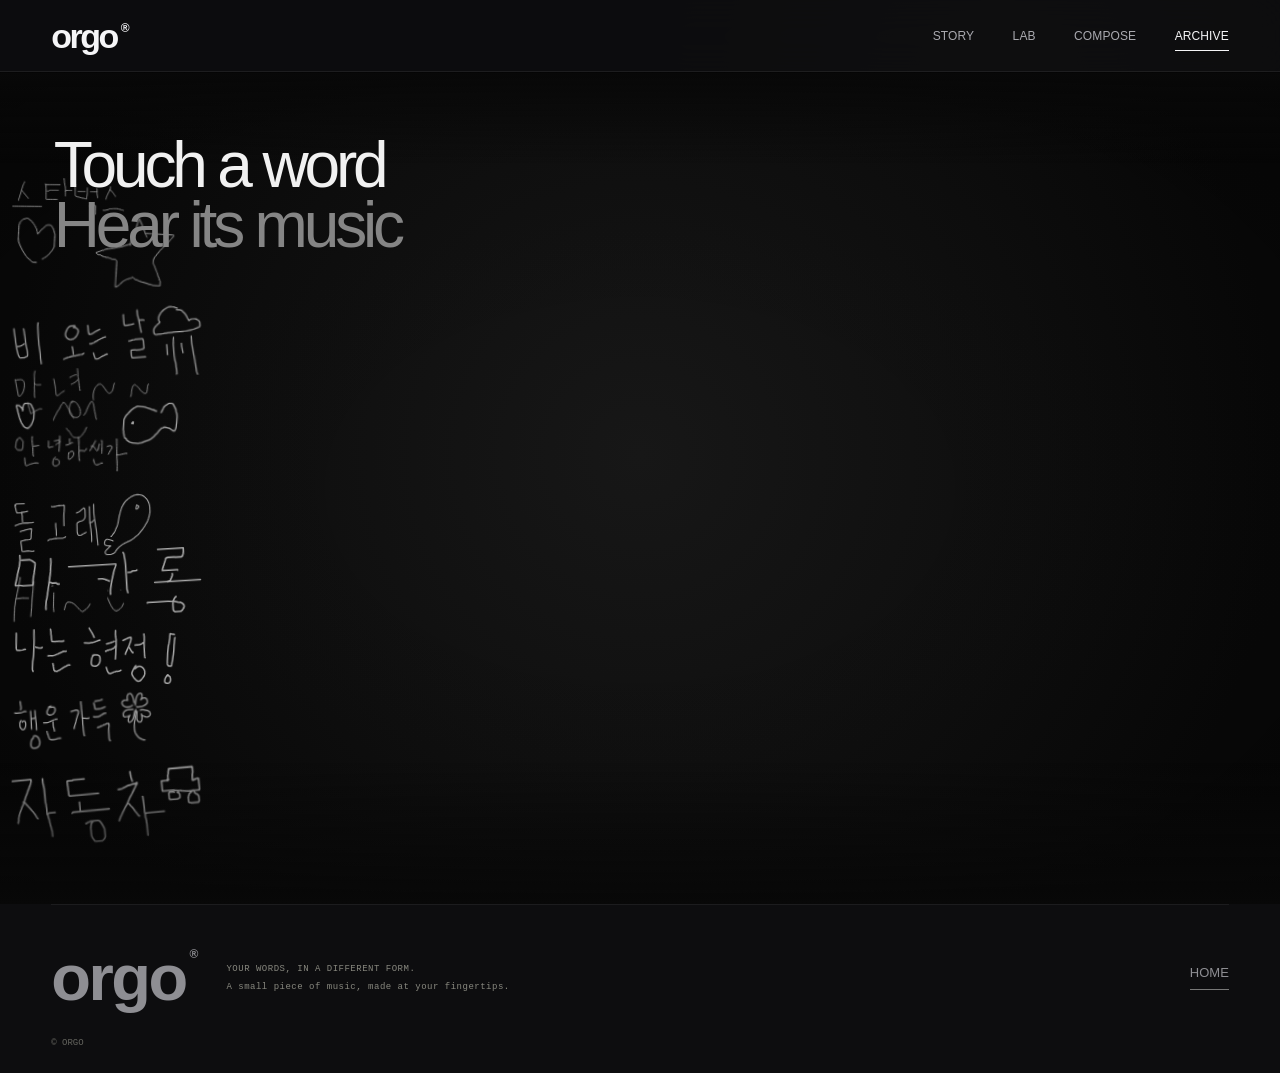
<file: archive.html>
<!doctype html>
<html lang="en" translate="no">
<head>
  <meta charset="UTF-8">
  <meta name="viewport" content="width=device-width, initial-scale=1">
  <meta name="google" content="notranslate">
  <title>Archive — ORGO</title>
  <link rel="stylesheet" href="site.css?v=shared-archive-164">
  <script src="i18n.js?v=remove-language-switch-152" defer></script>
  <script src="site.js?v=shared-archive-164" defer></script>
</head>

<body class="archive-page">
  <a class="skip-link" href="#main">본문으로 이동</a>

  <header class="site-header">
    <a class="brand" href="index.html" aria-label="ORGO 메인페이지">
      orgo<sup>®</sup>
    </a>

    <nav class="site-nav" aria-label="메인 메뉴">
      <a href="index.html?view=story">STORY</a>
      <a href="index.html?view=lab">LAB</a>
      <a href="compose.html">COMPOSE</a>
      <a href="archive.html" aria-current="page">ARCHIVE</a>
    </nav>

  </header>

  <main id="main" class="inner-page">
    <section id="archive-empty" class="archive-empty" aria-labelledby="archive-title">
      <p class="eyebrow">A SPACE FOR YOUR FIRST MELODY</p>

      <h2 id="archive-title" data-i18n="archiveEmptyTitle">저장된 곡이 없습니다</h2>

      <p data-i18n="archiveEmptyBody" data-i18n-html="true">
        Compose에서 곡을 만든 뒤 저장해 주세요.
      </p>

      <a class="solid-link" href="compose.html" data-i18n="archiveCreate" data-i18n-html="true">
        곡 만들기
      </a>

      <small>ORGO의 기본 작품은 모든 기기에서 함께 볼 수 있습니다.</small>
    </section>

    <section id="archive-list" class="archive-list" aria-label="저장한 음악" hidden></section>
  </main>

  <footer class="site-footer">
    <a class="brand footer-brand" href="index.html">
      orgo<sup>®</sup>
    </a>

    <p>
      YOUR WORDS, IN A DIFFERENT FORM.<br>
      <span data-i18n="footerSub">손끝에서 시작되는 작은 음악.</span>
    </p>

    <a class="text-link" href="index.html">HOME</a>

    <small>© ORGO</small>
  </footer>
</body>
</html>
</file>
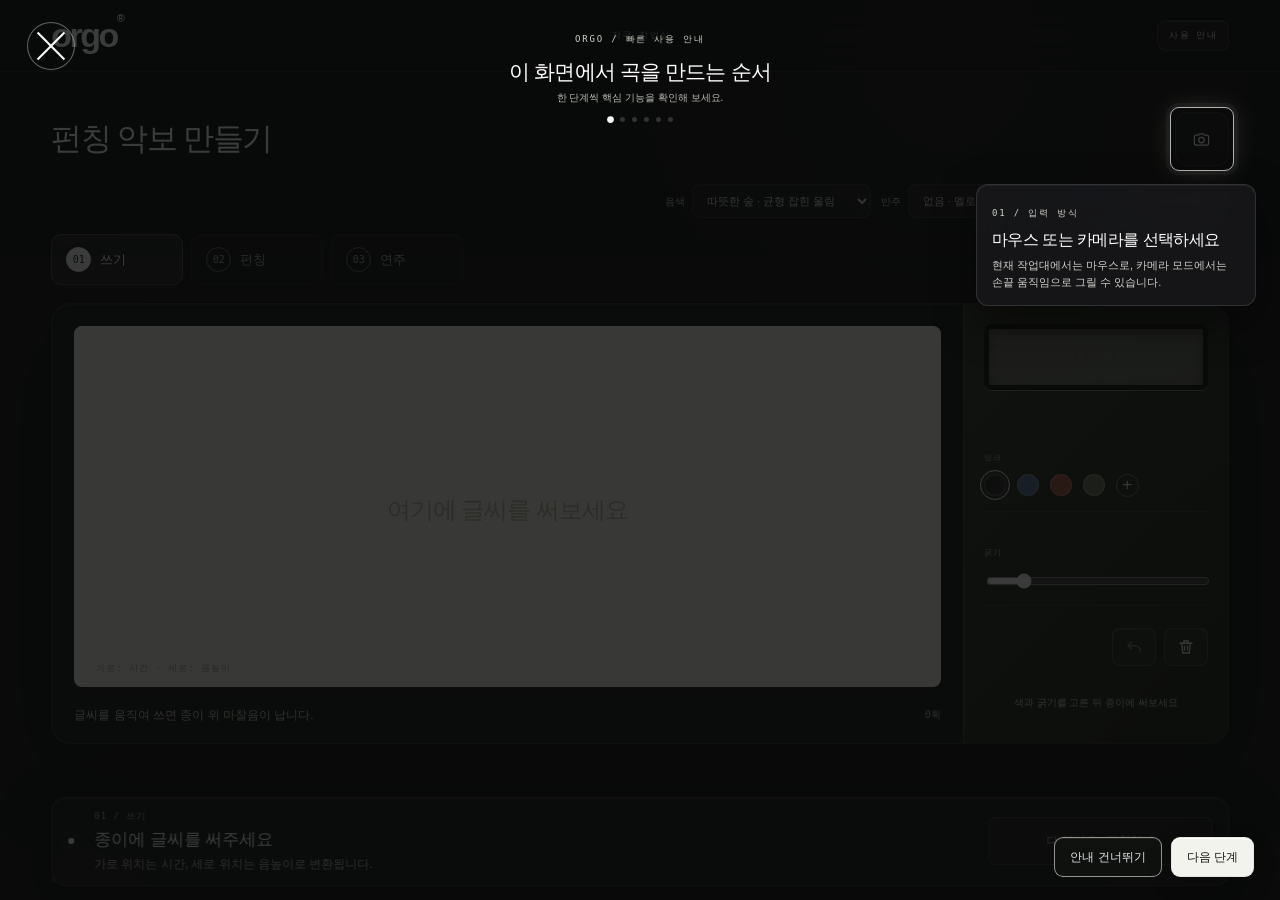
<file: compose.html>
<!doctype html>
<html lang="ko" translate="no" data-language-lock="ko">
<head>
  <meta charset="utf-8">
  <meta name="viewport" content="width=device-width, initial-scale=1">
  <meta name="google" content="notranslate">
  <title>ORGO — 작곡 작업실</title>
  <link rel="stylesheet" href="style.css?v=compose-camera-icon-176">
  <script src="i18n.js?v=compose-cleanup-166" defer></script>
  <script src="app.js?v=backing-level-179" defer></script>
</head>

<body data-mode="write">
  <header>
    <a class="logo" href="index.html">orgo<sup>®</sup></a>

    <span class="header-label">작곡 작업실</span>

    <button id="open-tutorial" class="guide-trigger" type="button" data-i18n="composeGuide">
      사용 안내
    </button>

  </header>

  <main>
    <div class="intro">
      <div>
        <h1 data-i18n="composeTitle">펀칭 악보 만들기</h1>
      </div>

      <div class="intro-side">
        <a class="camera-mode-link" href="camera.html" aria-label="카메라로 손끝 작곡하기" title="카메라로 손끝 작곡하기">
          <span class="camera-mode-icon" aria-hidden="true">
            <svg viewBox="0 0 24 24" role="img">
              <path d="M8.2 6.5 9.6 4.8h4.8l1.4 1.7H19a2 2 0 0 1 2 2v8.7a2 2 0 0 1-2 2H5a2 2 0 0 1-2-2V8.5a2 2 0 0 1 2-2h3.2Z"/>
              <circle cx="12" cy="12.7" r="3.5"/>
            </svg>
          </span>
        </a>
      </div>
    </div>

    <section class="sound-dock" aria-label="오르골 사운드 설정">
      <div class="sound-controls">
        <label class="tone-picker">
          <span data-i18n="composeTone">음색</span>
          <select id="tone" aria-label="오르골 음색 선택">
            <option value="bright" data-i18n="toneBright">맑은 별빛 · 선명한 고음</option>
            <option value="warm" selected data-i18n="toneWarm">따뜻한 숲 · 균형 잡힌 울림</option>
            <option value="soft" data-i18n="toneSoft">밤의 자장가 · 부드러운 여운</option>
          </select>
        </label>

        <label class="backing-picker">
          <span data-i18n="composeBacking">반주</span>
          <select id="backing" aria-label="배경 반주 선택" data-i18n-attr="composeBackingSelect">
            <option value="none" selected data-i18n="backingNone">없음 · 멜로디만</option>
            <option value="guitar" data-i18n="backingGuitar">통기타 · 맑은 나무 울림</option>
            <option value="bass" data-i18n="backingBass">어쿠스틱 베이스 · 둥근 현의 울림</option>
            <option value="beat" data-i18n="backingBeat">부드러운 비트 · 킥과 스네어</option>
          </select>
        </label>

        <label class="volume-control">
          <span data-i18n="composeVolume">음량</span>
          <input id="volume" type="range" min="0" max="100" value="65" aria-label="음량">
        </label>
      </div>
    </section>

    <nav class="steps" aria-label="제작 순서">
      <button id="write" type="button" class="active" aria-pressed="true">
        <b>01</b>
        <span data-i18n="composeWrite">쓰기</span>
      </button>

      <button id="punch" type="button" aria-pressed="false">
        <b>02</b>
        <span data-i18n="composePunch">펀칭</span>
      </button>

      <button id="listen" type="button" aria-pressed="false">
        <b>03</b>
        <span data-i18n="composePlay">연주</span>
      </button>
    </nav>

    <div class="workbench">
      <section class="writing-desk" aria-label="손글씨 작업 공간">
        <div class="paper">
          <canvas
            id="sheet"
            width="1200"
            height="460"
            aria-label="마우스나 손가락으로 손글씨를 쓰는 종이"
          ></canvas>

          <div id="punch-scraps" class="punch-scraps" aria-hidden="true"></div>

          <div id="placeholder" data-i18n="composePlaceholder">
            여기에 글씨를 써보세요
          </div>

          <div class="paper-bottom">
            <span data-i18n="composeAxis">왼쪽에서 오른쪽으로 흐르는 시간</span>
          </div>
        </div>

        <div class="desk-bottom">
          <p id="hint" role="status" data-i18n="composeHint">
            색상과 굵기를 선택한 뒤 종이에 글씨를 써보세요.
          </p>

          <span id="count">0획</span>
        </div>
      </section>

      <aside id="mechanism" class="instrument">
        <div class="feed-shell">
          <canvas
            id="feed"
            width="600"
            height="100"
            aria-label="완성된 종이가 지나가는 오르골 입구"
          ></canvas>

          <span class="feed-label">악보 투입구</span>
        </div>

        <div class="instrument-scenes" aria-live="polite">
          <section class="instrument-scene write-scene" aria-label="쓰기 도구">
            <div class="write-controls-panel">
              <div class="inks" aria-label="글씨 색상">
                <span>잉크</span>

                <button type="button" class="swatch selected" data-color="#222222" style="--ink: #222222" aria-label="검정" aria-pressed="true"></button>
                <button type="button" class="swatch" data-color="#536b91" style="--ink: #536b91" aria-label="파랑" aria-pressed="false"></button>
                <button type="button" class="swatch" data-color="#a45345" style="--ink: #a45345" aria-label="붉은 갈색" aria-pressed="false"></button>
                <button type="button" class="swatch" data-color="#66725c" style="--ink: #66725c" aria-label="올리브" aria-pressed="false"></button>

                <label class="custom">
                  +
                  <input id="color" type="color" value="#222222" aria-label="직접 색상 선택">
                </label>
              </div>

              <label class="weight">
                <span>굵기</span>
                <input id="width" type="range" min="2" max="9" value="3" aria-label="펜 굵기">
              </label>

              <div class="write-tool-actions">
                <button id="undo" type="button" aria-label="되돌리기" aria-keyshortcuts="Control+Z Meta+Z" title="되돌리기 (Ctrl+Z)">
                  <svg viewBox="0 0 24 24" aria-hidden="true" focusable="false">
                    <path d="M9 5 4 10l5 5" />
                    <path d="M4 10h9a7 7 0 0 1 7 7v2" />
                  </svg>
                </button>
                <button id="clear" type="button" aria-label="새로 쓰기" title="새로 쓰기 · 전체 지우기">
                  <svg viewBox="0 0 24 24" aria-hidden="true" focusable="false">
                    <path d="M4 7h16" />
                    <path d="M9 7V4h6v3" />
                    <path d="m6.5 7 1 13h9l1-13" />
                    <path d="M10 11v5M14 11v5" />
                  </svg>
                </button>
              </div>
            </div>

            <p>색과 굵기를 고른 뒤 종이에 써보세요</p>
          </section>

          <section class="instrument-scene punch-scene" aria-label="펀칭 도구">
            <span class="scene-kicker">02 / 펀칭 도구</span>

            <div id="punch-tools" class="punch-tools" hidden aria-label="펀칭 모양과 크기 선택">
              <div class="punch-option" role="group" aria-label="펀칭 모양">
                <span>모양</span>
                <button type="button" class="punch-choice selected" data-punch-shape="mix" aria-pressed="true">섞기</button>
                <button type="button" class="punch-choice punch-symbol" data-punch-shape="circle" aria-label="동그라미" aria-pressed="false">●</button>
                <button type="button" class="punch-choice punch-symbol" data-punch-shape="star" aria-label="별" aria-pressed="false">★</button>
                <button type="button" class="punch-choice punch-symbol" data-punch-shape="heart" aria-label="하트" aria-pressed="false">♥</button>
                <button type="button" class="punch-choice punch-symbol" data-punch-shape="diamond" aria-label="다이아" aria-pressed="false">◆</button>
              </div>

              <div class="punch-option" role="group" aria-label="펀칭 크기">
                <span>크기</span>
                <button type="button" class="punch-size selected" data-punch-size="mix" aria-pressed="true">섞기</button>
                <button type="button" class="punch-size" data-punch-size="small" aria-label="작게" aria-pressed="false">소</button>
                <button type="button" class="punch-size" data-punch-size="medium" aria-label="보통" aria-pressed="false">중</button>
                <button type="button" class="punch-size" data-punch-size="large" aria-label="크게" aria-pressed="false">대</button>
              </div>
            </div>

            <p>종이 위 점을 눌러 모양대로 구멍을 뚫어보세요</p>
          </section>
        </div>

        <div class="crank-wrap">
          <span class="scene-kicker">03 / 연주 손잡이</span>
          <button
            id="crank"
            type="button"
            disabled
            aria-label="오르골 손잡이. 시계 방향으로 드래그하거나 오른쪽 화살표 키로 돌리기"
          >
            <span class="axle"></span>
            <span class="arm">
              <span class="knob"></span>
            </span>
          </button>

          <span id="crank-label" data-i18n="composeCrank">
            종이를 완성하면 연주할 수 있어요
          </span>
        </div>

      </aside>
    </div>

    <div class="actionbar">
      <div>
        <span id="stage-label">01 / 쓰기</span>

        <strong id="stage-title" data-i18n="composeStageTitle">
          종이에 글씨를 써주세요
        </strong>

        <p id="stage-description" data-i18n="composeStageDescription">
          가로 위치는 시간, 세로 위치는 음의 높이가 됩니다.
        </p>
      </div>

      <div class="actions">
        <button id="skip" type="button" hidden>
          펀칭 스킵 · 즉시 완성
        </button>

        <button
          id="autoplay"
          type="button"
          hidden
          aria-pressed="false"
        >
          자동 재생
        </button>

        <button id="auto" type="button" hidden>
          자동으로 모두 뚫기
        </button>

        <button id="save-archive" type="button" hidden>
          아카이브에 저장
        </button>

        <button id="open-archive" type="button" hidden>
          아카이브에서 보기
        </button>

        <button id="next" type="button" class="primary" disabled data-i18n="composeNext">
          다 썼어요 · 펀칭하기
        </button>
      </div>
    </div>

    <p id="archive-toast" class="archive-toast" role="status" aria-live="polite" hidden>
      아카이브에 저장되었습니다
    </p>
  </main>

  <footer>
    <span>손글씨를 멜로디로</span>
    <span>작곡 작업실 / 연구 02</span>
  </footer>

  <section id="compose-tutorial" class="compose-tutorial" role="dialog" aria-modal="true" aria-labelledby="tutorial-title" hidden>
    <div class="tutorial-backdrop" aria-hidden="true"></div>

    <button id="tutorial-close" class="tutorial-close" type="button" aria-label="튜토리얼 닫기">
      <span></span><span></span>
    </button>

    <div class="tutorial-heading">
      <span>ORGO / 빠른 사용 안내</span>
      <h2 id="tutorial-title">이 화면에서 곡을 만드는 순서</h2>
      <p>한 단계씩 핵심 기능을 확인해 보세요.</p>
      <div class="tutorial-progress" aria-hidden="true">
        <i></i><i></i><i></i><i></i><i></i><i></i>
      </div>
    </div>

    <div class="tutorial-focus-rings" aria-hidden="true"></div>

    <div id="tutorial-callout" class="tutorial-callout">
      <span id="tutorial-step-label">01 / 입력 방식</span>
      <strong id="tutorial-callout-title">마우스 또는 카메라를 선택하세요</strong>
      <p id="tutorial-callout-copy">현재 작업대에서는 마우스로, 카메라 모드에서는 손끝 움직임으로 그릴 수 있습니다.</p>
    </div>

    <div class="tutorial-actions">
      <button id="tutorial-prev" type="button" hidden>이전 단계</button>
      <button id="tutorial-skip" type="button">안내 건너뛰기</button>
      <button id="tutorial-next" class="tutorial-primary" type="button">다음 단계</button>
    </div>
  </section>
</body>
</html>
</file>
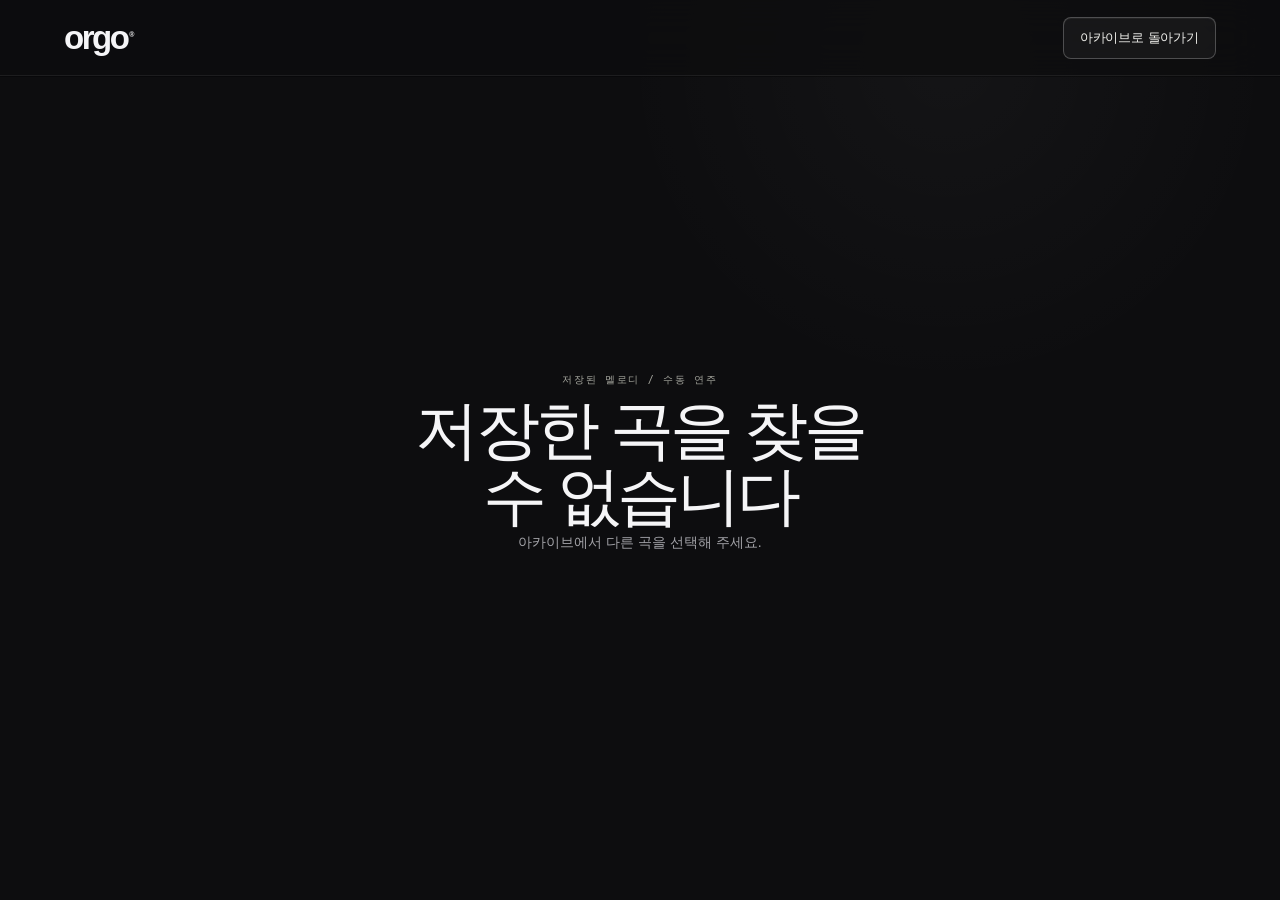
<file: player.html>
<!doctype html>
<html lang="ko" translate="no">
<head>
  <meta charset="utf-8">
  <meta name="viewport" content="width=device-width, initial-scale=1">
  <meta name="google" content="notranslate">
  <title>ORGO — 수동 오르골 연주</title>
  <link rel="stylesheet" href="player.css?v=archive-back-164">
  <script src="player.js?v=shared-archive-164" defer></script>
</head>

<body class="archive-player-page">
  <header class="player-header">
    <a class="player-logo" href="index.html" aria-label="ORGO 홈">orgo<sup>®</sup></a>
    <a class="back-link" href="archive.html">아카이브로 돌아가기</a>
  </header>

  <main class="player-main">
    <section class="player-intro" aria-labelledby="player-title">
      <p class="player-eyebrow">저장된 멜로디 / 수동 연주</p>
      <h1 id="player-title">저장된 멜로디</h1>
      <p id="player-description" class="player-description">
        손잡이를 시계 방향으로 돌리면 저장한 악보가 오르골 안으로 이동하며 한 음씩 연주됩니다.
      </p>

      <div class="player-settings" aria-label="오르골 설정">
        <label class="player-select">
          <span>음색</span>
          <select id="player-tone" aria-label="오르골 음색">
            <option value="bright">맑은 별빛 · 선명한 고음</option>
            <option value="warm">따뜻한 숲 · 균형 잡힌 울림</option>
            <option value="soft">밤의 자장가 · 부드러운 여운</option>
          </select>
        </label>
        <label class="player-volume">
          <span>음량</span>
          <input id="player-volume" type="range" min="0" max="100" value="65" aria-label="음량">
        </label>
      </div>
    </section>

    <section id="player-machine" class="player-machine" aria-label="수동 오르골 연주 장치">
      <div class="feed-window">
        <canvas id="player-feed" width="960" height="180" aria-label="오르골 안으로 이동하는 저장 악보"></canvas>
        <span>악보 이동</span>
      </div>
      <div class="player-crank-area">
        <button id="player-crank" type="button" aria-label="오르골 손잡이를 시계 방향으로 돌려 연주하기">
          <span class="crank-shadow"></span>
          <span class="crank-axle"></span>
          <span class="crank-arm"><span class="crank-knob"></span></span>
        </button>
        <p id="player-status">손잡이를 잡고 시계 방향으로 천천히 돌려보세요.</p>
      </div>
      <div class="machine-footer">
        <span id="player-progress">준비 / 0%</span>
        <button id="player-rewind" type="button" aria-label="처음으로 되감기" title="처음으로 되감기">
          <svg viewBox="0 0 24 24" aria-hidden="true">
            <path d="M4 4v6h6"></path>
            <path d="M5.6 15.2a7.5 7.5 0 1 0 .6-7.4L4 10"></path>
          </svg>
        </button>
      </div>
    </section>

    <section class="saved-paper" aria-labelledby="saved-paper-title">
      <div class="saved-paper-head">
        <span id="saved-paper-title">저장된 악보</span>
        <span id="paper-meta">아카이브 / ORGO</span>
      </div>
      <canvas id="player-sheet" width="1200" height="460" aria-label="저장된 손글씨 악보"></canvas>
      <span class="sheet-rule" aria-hidden="true"></span>
    </section>
  </main>
</body>
</html>
</file>
<file: site.css>
:root {
  --background: #0d0d0f;
  --surface: #171719;
  --surface-raised: #202023;
  --text: #f5f5f7;
  --muted: #a1a1a6;
  --border: #ffffff17;
  --paper: #f5f5f7;
  --radius-small: 10px;
  --radius-medium: 15px;
  --radius-large: 22px;
}

* {
  box-sizing: border-box;
}

[hidden] {
  display: none !important;
}

html {
  scroll-behavior: smooth;
  scroll-padding-top: 110px;
  scrollbar-width: none;
  -ms-overflow-style: none;
}

html::-webkit-scrollbar,
body::-webkit-scrollbar {
  width: 0;
  height: 0;
  display: none;
}

body {
  margin: 0;
  background:
    radial-gradient(circle at 78% 9%, #ffffff08 0, transparent 25%),
    var(--background);
  color: var(--text);
  font-family: -apple-system, BlinkMacSystemFont, "SF Pro Display", "Pretendard Variable", "Apple SD Gothic Neo", "Segoe UI", sans-serif;
  -webkit-font-smoothing: antialiased;
  text-rendering: optimizeLegibility;
}

body.is-intro-open {
  overflow: hidden;
}

/* HOME INTRO */

.site-intro {
  position: fixed;
  inset: 0;
  z-index: 1000;
  display: grid;
  place-items: center;
  overflow: hidden;
  color: #f5f5f7;
  background: #09090a;
  isolation: isolate;
  transition: opacity .72s cubic-bezier(.22, 1, .36, 1),
    visibility .72s;
}

html.has-seen-site-intro .site-intro,
html[data-orgo-view="story"] .site-intro,
html[data-orgo-view="lab"] .site-intro {
  display: none;
}

.site-intro::before {
  content: "";
  position: absolute;
  width: min(86vw, 1120px);
  aspect-ratio: 1;
  border: 1px solid #ffffff0d;
  border-radius: 50%;
  opacity: 0;
  transform: scale(.72);
  transition: opacity 1.4s ease .18s, transform 2.8s cubic-bezier(.16, 1, .3, 1);
}

.site-intro.is-active::before {
  opacity: 1;
  transform: scale(1.08);
}

.site-intro-grid {
  position: absolute;
  inset: 0;
  z-index: -1;
  opacity: .34;
  background-image:
    linear-gradient(#ffffff08 1px, transparent 1px),
    linear-gradient(90deg, #ffffff08 1px, transparent 1px);
  background-size: 6.25vw 6.25vw;
  -webkit-mask-image: radial-gradient(circle at center, #000 0, transparent 72%);
  mask-image: radial-gradient(circle at center, #000 0, transparent 72%);
}

.site-intro-content {
  width: min(88vw, 1120px);
  transform: translateY(18px);
}


.site-intro-title {
  margin: 0;
  font-size: clamp(54px, 8.9vw, 148px);
  font-weight: 560;
  letter-spacing: -.052em;
  line-height: .98;
  word-break: keep-all;
}

.site-intro-line {
  display: block;
  overflow: hidden;
  padding: .04em .08em .12em 0;
}

.site-intro-line > span {
  display: block;
  transform: translateY(112%) rotate(1.5deg);
  transform-origin: left bottom;
}

.site-intro-line-muted {
  color: #85858a;
}

.site-intro.is-active .site-intro-line:first-child > span {
  animation: introTitleRise 1.05s cubic-bezier(.16, 1, .3, 1) .24s forwards;
}

.site-intro.is-active .site-intro-line:nth-child(2) > span {
  animation: introTitleRise 1.05s cubic-bezier(.16, 1, .3, 1) .46s forwards;
}

.site-intro-description {
  margin: clamp(22px, 3.5vw, 48px) 0 0;
  color: #b0b0b5;
  font-size: clamp(13px, 1.05vw, 18px);
  letter-spacing: -.02em;
  opacity: 0;
  transform: translateY(12px);
}

.site-intro.is-active .site-intro-description {
  animation: introFadeUp .75s cubic-bezier(.22, 1, .36, 1) 1s forwards;
}

.site-intro-handwriting {
  width: min(52%, 350px);
  margin: clamp(28px, 3.8vw, 48px) auto 0;
  opacity: 0;
  transform: translateY(8px);
}

.site-intro-handwriting svg {
  display: block;
  width: 100%;
  height: clamp(58px, 7vw, 92px);
  overflow: visible;
}

.site-intro-handwriting path {
  fill: none;
  vector-effect: non-scaling-stroke;
  stroke-linecap: round;
  stroke-linejoin: round;
}

.site-intro-ink-stroke {
  stroke: #efeff1;
  stroke-width: 2.1;
  stroke-dasharray: 1 1;
  stroke-dashoffset: 1;
}

.site-intro.is-active .site-intro-handwriting {
  animation: introHandwritingReveal .3s ease .55s forwards;
}

.site-intro.is-active .site-intro-ink-stroke {
  animation: introInkDraw 2.65s cubic-bezier(.38, .21, .62, .87) .83s forwards;
}

.site-intro-skip {
  position: absolute;
  right: clamp(22px, 4vw, 70px);
  bottom: clamp(20px, 3vw, 46px);
  display: flex;
  align-items: center;
  gap: 9px;
  padding: 10px 0;
  border: 0;
  color: #8f8f94;
  background: none;
  font-family: "IBM Plex Mono", "SFMono-Regular", Consolas, monospace;
  font-size: 11px;
  letter-spacing: .18em;
  opacity: 0;
  transition: color .25s ease;
}

.site-intro.is-active .site-intro-skip {
  animation: introFadeUp .6s ease 1.1s forwards;
}

.site-intro-skip:hover,
.site-intro-skip:focus-visible {
  color: #f5f5f7;
}

.site-intro.is-leaving {
  visibility: hidden;
  opacity: 0;
  pointer-events: none;
}

.site-intro.is-leaving .site-intro-content {
  transform: translateY(-16px) scale(.985);
  opacity: 0;
  transition: transform .7s cubic-bezier(.22, 1, .36, 1), opacity .45s ease;
}

@keyframes introTitleRise {
  to { transform: translateY(0) rotate(0); }
}

@keyframes introFadeUp {
  to { opacity: 1; transform: translateY(0); }
}

@keyframes introHandwritingReveal {
  to { opacity: 1; transform: translateY(0); }
}

@keyframes introInkDraw {
  to { stroke-dashoffset: 0; }
}

@media (max-width: 650px) {
  .site-intro-content {
    width: 88vw;
    transform: translateY(0);
  }

  .site-intro-title {
    font-size: clamp(32px, 13vw, 66px);
    line-height: 1;
  }

  .site-intro-description {
    max-width: 280px;
    line-height: 1.65;
  }

  .site-intro-handwriting {
    width: min(76%, 290px);
    margin-top: 28px;
  }

  .site-intro-handwriting svg {
    width: 100%;
    height: 68px;
    transform: none;
  }

  .site-intro-grid {
    background-size: 72px 72px;
  }
}

@media (prefers-reduced-motion: reduce) {
  .site-intro,
  .site-intro::before,
  .site-intro-content {
    transition-duration: .1s;
  }

  .site-intro::before {
    opacity: .75;
    transform: scale(1);
  }

  .site-intro-line > span,
  .site-intro-description,
  .site-intro-handwriting,
  .site-intro-skip {
    animation: none !important;
    opacity: 1;
    transform: none;
  }

  .site-intro-ink-stroke {
    animation: none !important;
    stroke-dashoffset: 0;
  }
}

a {
  color: inherit;
  text-decoration: none;
}

button,
input {
  font: inherit;
}

button {
  cursor: pointer;
}

button,
a,
input {
  -webkit-tap-highlight-color: transparent;
}

a:focus-visible,
button:focus-visible,
input:focus-visible {
  outline: 2px solid #d1c4a5;
  outline-offset: 6px;
}

button:disabled {
  opacity: 0.45;
  cursor: default;
}

img {
  max-width: 100%;
}

.skip-link {
  position: fixed;
  top: -100px;
  left: 20px;
  padding: 12px 18px;
  color: #111;
  background: #fff;
  z-index: 100;
}

.skip-link:focus {
  top: 10px;
}

/* HEADER */

.site-header {
  position: sticky;
  top: 0;
  z-index: 40;
  min-height: 72px;
  padding: 12px 4%;
  display: flex;
  align-items: center;
  justify-content: space-between;
  gap: 24px;
  border-bottom: 1px solid #ffffff12;
  background: #0d0d0fc7;
  box-shadow: 0 1px 0 #00000052;
  backdrop-filter: blur(24px) saturate(125%);
  -webkit-backdrop-filter: blur(24px) saturate(125%);
}

.brand {
  display: inline-flex;
  align-items: baseline;
  gap: 4px;
  font-size: 34px;
  font-weight: 650;
  letter-spacing: -2.5px;
  line-height: 1;
  white-space: nowrap;
}

.brand sup {
  align-self: flex-start;
  margin-top: 3px;
  font-size: 12px;
  letter-spacing: 0;
}

.site-nav {
  display: flex;
  gap: clamp(20px, 3vw, 50px);
  align-items: center;
}

.site-nav a {
  position: relative;
  padding: 8px 0;
  font-size: 12px;
  color: #aaaab0;
  letter-spacing: .01em;
}

.site-nav a::after {
  content: "";
  position: absolute;
  bottom: 0;
  left: 0;
  width: 100%;
  height: 1px;
  background: var(--text);
  transform: scaleX(0);
  transform-origin: left;
  transition: transform 220ms ease;
}

.site-nav a:hover::after,
.site-nav a[aria-current="page"]::after {
  transform: scaleX(1);
}

.site-nav a[aria-current="page"] {
  color: var(--text);
}

.outline-link,
.solid-link {
  display: inline-flex;
  justify-content: space-between;
  align-items: center;
  gap: 35px;
  padding: 17px 22px;
  font-size: 12px;
  border: 1px solid #ffffff24;
  border-radius: var(--radius-small);
  background: transparent;
  color: var(--text);
}

.outline-link:hover {
  border-color: #ffffff3d;
  background: #ffffff0b;
}

.solid-link {
  background: var(--paper);
  border-color: var(--paper);
  color: #161617;
  box-shadow: 0 8px 24px #00000026;
}

.solid-link:hover {
  background: #fff;
}

.text-link {
  display: inline-flex;
  align-items: center;
  gap: 36px;
  font-size: 13px;
  padding-bottom: 9px;
  border-bottom: 1px solid #777;
}

.text-link span {
  transition: transform 200ms ease;
}

.text-link:hover span {
  transform: translate(3px, -3px);
}

/* HOME HERO */

.hero {
  position: relative;
  min-height: 220svh;
  overflow: clip;
}

.hero-stage {
  position: sticky;
  top: 0;
  min-height: calc(100svh - 1px);
  display: grid;
  grid-template-columns: 1fr 1fr;
  padding: 46px 4% 118px;
}

.hero-copy {
  display: flex;
  flex-direction: column;
  position: relative;
  z-index: 2;
  pointer-events: none;
}

.eyebrow {
  margin: 0;
  font-family: monospace;
  font-size: 10px;
  font-weight: 400;
  letter-spacing: 2.4px;
  color: var(--muted);
}

.hero h1 {
  margin: 65px 0 50px;
  font-size: clamp(58px, 7.6vw, 145px);
  line-height: 1.04;
  font-weight: 500;
  letter-spacing: -0.075em;
  white-space: nowrap;
}

.hero h1 span {
  color: #9e9e99;
}

.hero-description {
  margin: auto 0 16px;
  font-size: 15px;
  line-height: 2;
}

.hero-description span {
  color: var(--muted);
}

.hero-actions {
  display: flex;
  align-items: center;
  gap: 24px;
  margin: 0 0 10px;
  pointer-events: auto;
}

.hero-actions .solid-link {
  min-height: 48px;
  padding: 14px 21px;
  border: 1px solid #f4f4f1;
  border-radius: 8px;
  background: #f4f4f1;
  color: #151517;
  font-size: 11px;
  font-weight: 600;
  letter-spacing: .025em;
  text-shadow: none;
  box-shadow: none;
  backdrop-filter: none;
  -webkit-backdrop-filter: none;
  transition:
    border-color 180ms ease,
    background 180ms ease,
    color 180ms ease,
    transform 180ms ease;
}

.hero-actions .solid-link::before {
  content: none;
}

.hero-actions .solid-link::after {
  content: none;
}

.hero-actions .solid-link:hover {
  border-color: #fff;
  background: #fff;
  color: #0d0d0f;
  transform: translateY(-1px);
}

.hero-actions .solid-link:active {
  background: #deded9;
  border-color: #deded9;
  transform: translateY(0);
}

.hero-actions .text-link {
  gap: 18px;
  font-size: 11px;
}

.hero-art {
  position: relative;
  display: grid;
  place-items: center;
  min-height: 470px;
}

.hero-art::after {
  content: "";
  position: absolute;
  z-index: 1;
  width: min(84%, 520px);
  aspect-ratio: 1;
  border: 1px solid #b9a97926;
  border-radius: 50%;
  background:
    radial-gradient(circle, transparent 0 27%, #c7b77d19 27.25% 27.6%, transparent 27.85% 43%, #c7b77d12 43.25% 43.6%, transparent 43.85% 100%);
  opacity: calc(var(--explode, 0) * .82);
  pointer-events: none;
  transform: scale(calc(.7 + var(--explode, 0) * .3));
  animation: mechanical-resonance 4.8s ease-in-out infinite;
}

.music-box {
  position: relative;
  z-index: 2;
  display: block;
  width: min(100%, 650px);
  transform: translateY(calc(var(--explode, 0) * -8px)) rotate(calc(-8deg + var(--explode, 0) * 8deg));
  filter: drop-shadow(0 35px 35px #0008);
  will-change: transform;
}

.music-box .product-image {
  display: block;
  width: 100%;
  height: auto;
}

.music-box .product-model {
  display: block;
  width: 100%;
  aspect-ratio: 1;
  height: auto;
  background: transparent;
  overflow: visible;
}

.hero-3d {
  position: relative;
  isolation: isolate;
}

.hero-3d canvas,
.hero-3d-fallback {
  position: absolute;
  inset: 0;
  display: block;
  width: 100%;
  height: 100%;
  object-fit: contain;
  pointer-events: none;
}

.hero-3d-fallback {
  transition: opacity 300ms ease;
}

.hero-3d.is-ready .hero-3d-fallback {
  opacity: 0;
}

.music-box .product-image--whole {
  animation: box-float 7s ease-in-out infinite;
  opacity: calc(1 - var(--explode, 0));
  will-change: opacity;
}

.exploded-assembly {
  position: absolute;
  inset: -3%;
  width: 106%;
  pointer-events: none;
}

.explode-part {
  position: absolute;
  inset: 0;
  width: 100%;
  max-width: none;
  height: 100%;
  object-fit: contain;
  opacity: var(--explode, 0);
  filter: drop-shadow(0 35px 35px #0008);
  transform-origin: center;
  will-change: opacity, transform;
}

.explode-complete {
  transform: translateY(calc((1 - var(--explode, 0)) * 34px)) scale(calc(.94 + var(--explode, 0) * .06));
}

.hero:not(.is-exploding) .music-box {
  transition:
    transform 420ms cubic-bezier(0.2, 0.8, 0.2, 1),
    filter 420ms ease;
}

.hero:not(.is-exploding) .music-box:hover,
.hero:not(.is-exploding) .music-box:focus-visible {
  transform: perspective(1000px) rotate(-2deg) rotateY(-7deg) scale(1.035);
  filter: drop-shadow(0 45px 45px #000c);
}

.orbit {
  position: absolute;
  width: 120%;
  height: 56%;
  opacity: .72;
  overflow: visible;
  pointer-events: none;
  transform-origin: 50% 50%;
  will-change: transform, opacity;
  backface-visibility: hidden;
}

.orbit ellipse {
  fill: none;
  vector-effect: non-scaling-stroke;
}

.orbit-track {
  stroke: #45453f;
  stroke-width: 1;
}

.orbit-one {
  transform: rotate(-31deg);
  animation: orbit-one 16s linear infinite;
}

.orbit-two {
  transform: rotate(48deg);
  opacity: .62;
  animation: orbit-two 21s linear infinite -6s;
}

.orbit-two .orbit-track {
  stroke: #30302b;
}

.hero-bottom-line {
  position: absolute;
  bottom: 0;
  left: 4%;
  right: 4%;
  border-top: 1px solid var(--border);
  display: grid;
  grid-template-columns: minmax(180px, 1.25fr) repeat(3, minmax(145px, 1fr));
  gap: 0;
  min-height: 84px;
  padding: 0;
  color: var(--muted);
  font: 9px monospace;
}

.hero-path-label {
  display: flex;
  align-items: center;
  min-width: 0;
  padding: 0 22px;
  color: #a0a29f;
  line-height: 1.6;
}

.hero-path a {
  display: grid;
  grid-template-columns: auto 1fr;
  gap: 5px 11px;
  align-content: center;
  min-width: 0;
  padding: 15px 18px;
  border-left: 1px solid var(--border);
  color: #d5d6d1;
  transition: background 180ms ease, color 180ms ease;
}

.hero-path a:hover,
.hero-path a:focus-visible {
  background: #ffffff08;
  color: #fff;
}

.hero-path b {
  grid-row: 1 / 3;
  align-self: center;
  color: #7f8280;
  font-size: 8px;
  font-weight: 400;
}

.hero-path span { font-size: 10px; }

.hero-path small {
  overflow: hidden;
  color: #777a78;
  font-size: 7px;
  text-overflow: ellipsis;
  white-space: nowrap;
}

/* COMPOSE FIRST — explain the primary experience before the sound lab */

.compose-primer {
  position: relative;
  display: flex;
  min-height: 100svh;
  padding: clamp(92px, 11vw, 168px) 5% clamp(84px, 10vw, 144px);
  overflow: hidden;
  flex-direction: column;
  justify-content: center;
  background:
    radial-gradient(circle at 20% 48%, #ffffff0b 0, transparent 31%),
    linear-gradient(135deg, #151517, #0d0d0f 68%);
}

.compose-primer-inner {
  display: grid;
  grid-template-columns: minmax(0, 1.08fr) minmax(360px, .82fr);
  align-items: center;
  gap: clamp(54px, 8vw, 140px);
  width: min(100%, 1480px);
  margin: 0 auto;
}

.compose-primer-copy h2 {
  position: relative;
  width: 100%;
  max-width: 860px;
  min-height: 2.08em;
  margin: 0 0 10px;
  padding-bottom: .24em;
  font-size: clamp(40px, 5.8vw, 90px);
  font-weight: 500;
  line-height: 1;
  letter-spacing: -.072em;
  outline: none;
  cursor: default;
  isolation: isolate;
}

.compose-primer-title-layer {
  display: grid;
  position: absolute;
  inset: 0 auto auto 0;
  width: 100%;
  transition: opacity 520ms cubic-bezier(.16, 1, .3, 1),
    transform 680ms cubic-bezier(.16, 1, .3, 1),
    filter 520ms ease;
  will-change: opacity, transform, filter;
}

.compose-primer-title-layer > span {
  display: block;
  color: #f5f5f7;
  white-space: nowrap;
}

.compose-primer-title-layer > span:last-child {
  color: #a1a1a6;
}

.compose-primer-title-en {
  opacity: 1;
  transform: translate3d(0, 0, 0);
  filter: blur(0);
}

.compose-primer-title-ko {
  opacity: 0;
  font-size: .76em;
  line-height: 1.13;
  letter-spacing: -.052em;
  word-break: keep-all;
  transform: translate3d(0, 20px, 0);
  filter: blur(5px);
}

.compose-primer-motion-title:hover .compose-primer-title-en,
.compose-primer-motion-title:focus-visible .compose-primer-title-en {
  opacity: 0;
  transform: translate3d(0, -18px, 0);
  filter: blur(5px);
}

.compose-primer-motion-title:hover .compose-primer-title-ko,
.compose-primer-motion-title:focus-visible .compose-primer-title-ko {
  opacity: 1;
  transform: translate3d(0, 0, 0);
  filter: blur(0);
}

.compose-primer-motion-title:focus-visible {
  box-shadow: 0 0 0 1px #ffffff35;
  border-radius: 8px;
}

.compose-primer-copy > p {
  max-width: 610px;
  margin: 0;
  color: #a1a1a6;
  font-size: 13px;
  line-height: 1.75;
}

.compose-primer-action {
  position: absolute;
  z-index: 2;
  top: 50%;
  left: 50%;
  display: flex;
  align-items: center;
  justify-content: center;
  width: min(calc(100% - 48px), 228px);
  min-height: 60px;
  padding: 16px 24px;
  border: 1px solid #f5f5f7;
  border-radius: 8px;
  background: transparent;
  color: #f5f5f7;
  font-size: 14px;
  font-weight: 600;
  letter-spacing: -.02em;
  box-shadow: 0 14px 38px #00000042;
  backdrop-filter: none;
  transform: translate(-50%, -50%);
  transition: background 220ms ease, color 220ms ease, transform 220ms ease,
    box-shadow 220ms ease;
}

.compose-primer-action:hover,
.compose-primer-action:focus-visible {
  background: #f5f5f7;
  color: #171719;
  transform: translate(-50%, calc(-50% - 3px));
  box-shadow: 0 18px 42px #00000066;
}

.compose-primer-cta {
  width: min(100%, 1160px);
  margin: clamp(38px, 4.5vw, 70px) auto 0;
}

.compose-primer-video {
  position: relative;
  width: 100%;
  aspect-ratio: 16 / 9;
  overflow: hidden;
  border: 1px solid #ffffff20;
  border-radius: 18px;
  background: #080809;
  box-shadow: 0 36px 90px #00000070;
}

.compose-primer-video iframe {
  position: absolute;
  inset: 0;
  width: 100%;
  height: 100%;
  border: 0;
  pointer-events: none;
}

.compose-primer-video-shade {
  position: absolute;
  inset: 0;
  background:
    radial-gradient(circle at center, transparent 0 18%, #00000026 58%, #0000006b 100%),
    linear-gradient(180deg, #00000018, #00000040);
  pointer-events: none;
}

.compose-primer-steps {
  display: grid;
  gap: 12px;
  margin: 0;
  padding: 0;
  list-style: none;
}

.compose-primer-steps li {
  display: grid;
  grid-template-columns: 42px 1fr;
  gap: 18px;
  align-items: start;
  padding: 23px 24px;
  border-radius: 15px;
  background: #ffffff06;
  box-shadow: inset 0 1px 0 #ffffff08;
}

.compose-primer-steps b {
  padding-top: 4px;
  color: #8e8e93;
  font: 10px/1 monospace;
  letter-spacing: .12em;
}

.compose-primer-steps strong {
  display: block;
  color: #f5f5f7;
  font-size: 17px;
  font-weight: 500;
  letter-spacing: -.025em;
}

.compose-primer-steps p {
  margin: 8px 0 0;
  color: #8e8e93;
  font-size: 11px;
  line-height: 1.55;
}

@media (max-width: 900px) {
  .compose-primer {
    min-height: auto;
    padding: 96px 6%;
  }

  .compose-primer-inner {
    grid-template-columns: 1fr;
    gap: 58px;
  }

  .compose-primer-cta { margin-top: 72px; }

  .compose-primer-copy h2 {
    font-size: clamp(38px, 9vw, 72px);
  }
}

@media (max-width: 650px) {
  .compose-primer { padding: 78px 7%; }
  .compose-primer-copy h2 { margin: 0 0 22px; font-size: clamp(34px, 9vw, 58px); }
  .compose-primer-copy > p { font-size: 12px; }
  .compose-primer-action { width: min(calc(100% - 40px), 218px); min-height: 58px; }
  .compose-primer-cta { margin-top: 58px; }
  .compose-primer-video { aspect-ratio: 4 / 3; border-radius: 13px; }
  .compose-primer-video iframe {
    left: 50%;
    width: 177.78%;
    transform: translateX(-50%);
  }
  .compose-primer-inner { gap: 42px; }
  .compose-primer-steps li { grid-template-columns: 34px 1fr; padding: 20px; }
}

/* LAB LANDING — touch before explanation */

.lab-landing {
  --lab-pointer-x: 62%;
  --lab-pointer-y: 42%;
  position: relative;
  display: none;
  grid-template-columns: minmax(430px, .92fr) minmax(520px, 1.08fr);
  align-items: center;
  gap: clamp(48px, 7vw, 128px);
  min-height: calc(100svh - 80px);
  padding: clamp(96px, 12vh, 148px) 5% clamp(62px, 8vh, 96px);
  overflow: hidden;
  border-bottom: 1px solid #ffffff10;
  background:
    radial-gradient(circle at var(--lab-pointer-x) var(--lab-pointer-y), #ffffff0d 0, transparent 24%),
    linear-gradient(135deg, #151517 0%, #0d0d0f 58%, #111214 100%);
  isolation: isolate;
}

.lab-landing::before {
  content: "";
  position: absolute;
  inset: 0;
  z-index: -2;
  background:
    linear-gradient(90deg, transparent 49.85%, #ffffff08 50%, transparent 50.15%),
    linear-gradient(transparent 49.85%, #ffffff08 50%, transparent 50.15%);
  background-size: clamp(86px, 8vw, 130px) clamp(86px, 8vw, 130px);
  -webkit-mask-image: radial-gradient(circle at 73% 48%, #000 0, transparent 68%);
  mask-image: radial-gradient(circle at 73% 48%, #000 0, transparent 68%);
  opacity: .7;
}

.lab-landing::after {
  content: none;
}

.lab-landing-grid {
  position: absolute;
  inset: 0;
  z-index: -1;
  pointer-events: none;
}

.lab-landing-copy {
  position: relative;
  z-index: 2;
  max-width: 780px;
}

.lab-landing-kicker {
  margin: 0 0 clamp(28px, 4vw, 54px);
  color: #8e8e93;
  font: 10px/1.2 "IBM Plex Mono", "SFMono-Regular", Consolas, monospace;
  letter-spacing: .22em;
}

.lab-landing-copy h1 {
  margin: 0;
  color: #f5f5f7;
  font-size: clamp(56px, 6.8vw, 112px);
  font-weight: 500;
  line-height: .94;
  letter-spacing: -.072em;
}

.lab-landing-copy h1 .hover-title-layer > span:last-child { color: #929297; }

.hover-translate-title {
  position: relative;
  display: grid;
  outline: none;
  cursor: default;
  isolation: isolate;
}

.hover-title-layer {
  grid-area: 1 / 1;
  transition: opacity 520ms cubic-bezier(.16, 1, .3, 1),
    transform 680ms cubic-bezier(.16, 1, .3, 1),
    filter 520ms ease;
  will-change: opacity, transform, filter;
}

.hover-title-layer > span {
  display: block;
}

.hover-title-layer-en {
  opacity: 1;
  transform: translate3d(0, 0, 0);
  filter: blur(0);
}

.hover-title-layer-ko {
  opacity: 0;
  font-size: .76em;
  line-height: 1.12;
  letter-spacing: -.052em;
  word-break: keep-all;
  transform: translate3d(0, 20px, 0);
  filter: blur(5px);
}

.hover-translate-title:hover .hover-title-layer-en,
.hover-translate-title:focus-visible .hover-title-layer-en {
  opacity: 0;
  transform: translate3d(0, -18px, 0);
  filter: blur(5px);
}

.hover-translate-title:hover .hover-title-layer-ko,
.hover-translate-title:focus-visible .hover-title-layer-ko {
  opacity: 1;
  transform: translate3d(0, 0, 0);
  filter: blur(0);
}

.hover-translate-title:focus-visible {
  box-shadow: 0 0 0 1px #ffffff35;
  border-radius: 8px;
}

.lab-landing-description {
  max-width: 610px;
  margin: clamp(30px, 4vw, 52px) 0 0;
  color: #aaaab0;
  font-size: 14px;
  line-height: 1.85;
  word-break: keep-all;
}

.lab-landing-enter {
  display: inline-flex;
  align-items: center;
  gap: 34px;
  min-height: 54px;
  margin-top: clamp(32px, 4.5vw, 58px);
  padding: 0 6px 0 0;
  border-bottom: 1px solid #ffffff54;
  color: #f5f5f7;
  font: 11px/1 "IBM Plex Mono", "SFMono-Regular", Consolas, monospace;
  letter-spacing: .15em;
  text-decoration: none;
  transition: gap 300ms ease, border-color 300ms ease;
}

.lab-landing-enter b {
  font-size: 18px;
  font-weight: 400;
  transition: transform 300ms ease;
}

.lab-landing-enter:hover,
.lab-landing-enter:focus-visible {
  gap: 44px;
  border-color: #fff;
}

.lab-landing-enter:hover b,
.lab-landing-enter:focus-visible b { transform: translateY(5px); }

.lab-landing-playground {
  position: relative;
  z-index: 2;
  min-height: min(67vh, 680px);
  overflow: hidden;
  border: 1px solid #ffffff18;
  border-radius: 18px;
  background: #09090b;
  box-shadow: 0 38px 110px #000b, inset 0 1px 0 #ffffff16;
}

.lab-video-stage::before {
  content: "";
  position: absolute;
  inset: 0;
  z-index: 2;
  pointer-events: none;
  border-radius: inherit;
  box-shadow: inset 0 0 44px #0d0d0f4a;
}

.lab-background-video {
  position: absolute;
  left: 50%;
  top: 50%;
  width: 100%;
  height: 100%;
  min-width: 100%;
  min-height: 100%;
  border: 0;
  border-radius: inherit;
  object-fit: cover;
  object-position: center;
  pointer-events: none;
  transform: translate(-50%, -50%);
  filter: saturate(.48) contrast(1.02) brightness(.88);
}

.lab-video-shade {
  position: absolute;
  inset: 0;
  z-index: 3;
  pointer-events: auto;
  cursor: default;
  overflow: hidden;
  border-radius: inherit;
  background:
    radial-gradient(circle at 50% 46%, transparent 0 42%, #08080a20 72%, #08080a66 100%),
    linear-gradient(90deg, #0d0d0f1f 0%, transparent 12%, transparent 88%, #0d0d0f1f 100%),
    linear-gradient(180deg, #0d0d0f17 0%, transparent 14%, transparent 86%, #0d0d0f17 100%);
}

.lab-video-shade::after {
  content: "";
  position: absolute;
  inset: -18%;
  pointer-events: none;
  opacity: .14;
  background-image: url("data:image/svg+xml,%3Csvg viewBox='0 0 180 180' xmlns='http://www.w3.org/2000/svg'%3E%3Cfilter id='noise'%3E%3CfeTurbulence type='fractalNoise' baseFrequency='.82' numOctaves='4' stitchTiles='stitch'/%3E%3C/filter%3E%3Crect width='100%25' height='100%25' filter='url(%23noise)' opacity='.72'/%3E%3C/svg%3E");
  background-size: 190px 190px;
  mix-blend-mode: soft-light;
  transform: rotate(.01deg);
}

.lab-touch-card {
  --card-rotate: 0deg;
  --card-tilt-x: 0deg;
  --card-tilt-y: 0deg;
  --card-delay: 0s;
  position: absolute;
  display: flex;
  flex-direction: column;
  align-items: flex-start;
  justify-content: space-between;
  padding: 22px;
  overflow: hidden;
  border: 1px solid #ffffff22;
  color: #f5f5f7;
  background: linear-gradient(145deg, #29292dcc, #131315e8 70%);
  box-shadow: 0 30px 70px #0008, inset 0 1px 0 #ffffff13;
  text-align: left;
  cursor: pointer;
  transform: rotate(var(--card-rotate)) rotateX(var(--card-tilt-y)) rotateY(var(--card-tilt-x));
  transform-style: preserve-3d;
  translate: 0 0;
  transition: border-color 260ms ease, background 260ms ease, box-shadow 260ms ease, scale 260ms ease, transform 120ms ease;
  animation: lab-touch-drift 5.8s ease-in-out var(--card-delay) infinite alternate;
}

.lab-touch-card::before {
  content: "";
  position: absolute;
  inset: 0;
  background: radial-gradient(circle at 68% 28%, #ffffff17 0, transparent 34%);
  opacity: .65;
  transition: opacity 260ms ease;
}

.lab-touch-card > * { position: relative; z-index: 1; }

.lab-touch-card span,
.lab-touch-card small {
  color: #96969c;
  font: 9px/1.35 "IBM Plex Mono", "SFMono-Regular", Consolas, monospace;
  letter-spacing: .16em;
}

.lab-touch-card strong {
  margin: auto 0 10px;
  font-size: clamp(22px, 2vw, 34px);
  font-weight: 500;
  letter-spacing: -.04em;
}

.lab-touch-card i {
  position: absolute;
  right: 20px;
  top: 20px;
  width: 10px;
  height: 10px;
  border: 1px solid #ffffff5e;
  border-radius: 50%;
  background: #ffffff0b;
  box-shadow: 0 0 0 0 #ffffff2b;
}

.lab-touch-card:hover,
.lab-touch-card:focus-visible {
  z-index: 4;
  border-color: #ffffff5c;
  background: linear-gradient(145deg, #303034e8, #171719f2 72%);
  box-shadow: 0 38px 86px #000b, inset 0 1px 0 #ffffff24;
  scale: 1.045;
}

.lab-touch-card:hover::before,
.lab-touch-card:focus-visible::before { opacity: 1; }

.lab-touch-card.is-playing {
  border-color: #ffffffa3;
  scale: .97;
}

.lab-touch-card.is-playing i {
  background: #f5f5f7;
  box-shadow: 0 0 0 16px #ffffff00;
  transition: box-shadow 480ms ease, background 160ms ease;
}

.lab-touch-press {
  --card-rotate: -6deg;
  --card-delay: -.8s;
  left: 2%;
  top: 5%;
  width: clamp(180px, 17vw, 250px);
  aspect-ratio: 1;
  border-radius: 50%;
}

.lab-touch-drag {
  --card-rotate: 4deg;
  --card-delay: -2.4s;
  right: 0;
  top: 12%;
  width: clamp(230px, 23vw, 340px);
  height: clamp(142px, 14vw, 205px);
  border-radius: 999px;
}

.lab-touch-strike {
  --card-rotate: -5deg;
  --card-delay: -1.7s;
  left: 16%;
  bottom: 8%;
  width: clamp(205px, 19vw, 290px);
  height: clamp(172px, 17vw, 245px);
  border-radius: 32px 84px 32px 84px;
}

.lab-landing-hint {
  position: absolute;
  right: 5%;
  bottom: 24px;
  margin: 0;
  color: #77777d;
  font: 9px/1 "IBM Plex Mono", "SFMono-Regular", Consolas, monospace;
  letter-spacing: .22em;
}

@keyframes lab-touch-drift {
  from { translate: 0 -7px; }
  to { translate: 0 10px; }
}

@media (max-width: 1050px) {
  .lab-landing {
    grid-template-columns: minmax(360px, .9fr) minmax(420px, 1.1fr);
    gap: 38px;
  }
  .lab-landing-copy h1 { font-size: clamp(52px, 7vw, 82px); }
  .lab-landing-playground { min-height: 560px; }
}

@media (max-height: 760px) and (min-width: 781px) {
  .lab-landing {
    padding-top: 70px;
    padding-bottom: 42px;
  }

  .lab-landing-kicker { margin-bottom: 24px; }

  .lab-landing-copy h1 {
    font-size: clamp(54px, 5.45vw, 76px);
    line-height: .95;
  }

  .lab-landing-description {
    margin-top: 24px;
    line-height: 1.7;
  }

  .lab-landing-enter { margin-top: 24px; }

  .lab-landing-playground { min-height: min(64vh, 510px); }
}

@media (max-width: 780px) {
  .lab-landing {
    grid-template-columns: 1fr;
    min-height: auto;
    padding: 104px 7% 72px;
  }
  .lab-landing-copy { max-width: 660px; }
  .lab-landing-copy h1 { font-size: clamp(50px, 13vw, 78px); }
  .lab-landing-description { font-size: 12px; }
  .lab-landing-playground { min-height: 540px; margin-top: 24px; border-radius: 13px; }
  .lab-touch-press { left: 0; width: min(42vw, 220px); }
  .lab-touch-drag { right: 0; width: min(55vw, 310px); }
  .lab-touch-strike { left: 14%; width: min(48vw, 252px); }
}

@media (max-width: 480px) {
  .lab-landing-playground { min-height: 470px; }
  .lab-touch-card { padding: 17px; }
  .lab-touch-card strong { font-size: 20px; }
  .lab-touch-drag { top: 17%; }
  .lab-touch-strike { bottom: 11%; }
  .lab-landing-hint { display: none; }
}

@media (prefers-reduced-motion: reduce) {
  .lab-touch-card { animation: none; }
}

/* HERO TO SOUND LAB TRANSITION */

.signal-bridge {
  --bridge-progress: 0;
  --bridge-wave: 0;
  --bridge-recorder: 0;
  --bridge-recorder-x: 12%;
  --bridge-exit: 0;
  --recorder-back: 1;
  --recorder-side: 0;
  --recorder-angle: 0;
  --recorder-front: 0;
  position: relative;
  min-height: 185svh;
  overflow: clip;
  border-top: 1px solid var(--border);
  background:
    radial-gradient(circle at 78% 58%, #2d303200 0, #2d303200 20%, transparent 54%),
    linear-gradient(180deg, #101010 0%, #151617 62%, #111213 100%);
}

.signal-bridge-stage {
  position: sticky;
  top: 0;
  height: 100svh;
  min-height: 620px;
  overflow: hidden;
  isolation: isolate;
}

.signal-bridge-stage::before {
  content: "";
  position: absolute;
  inset: 0;
  z-index: -2;
  background: radial-gradient(circle at 72% 57%, #34383b 0, #202325 26%, transparent 61%);
  opacity: calc(var(--bridge-progress) * .54);
  -webkit-mask-image: linear-gradient(to bottom, #000 0%, #000 54%, #000b 70%, #0004 86%, transparent 100%);
  mask-image: linear-gradient(to bottom, #000 0%, #000 54%, #000b 70%, #0004 86%, transparent 100%);
}

.signal-bridge-grid {
  position: absolute;
  inset: 0;
  z-index: -1;
  opacity: calc(.08 + var(--bridge-progress) * .08);
  background-image:
    linear-gradient(#c5c8ca0a 1px, transparent 1px),
    linear-gradient(90deg, #c5c8ca0a 1px, transparent 1px);
  background-size: 6vw 6vw;
  transform: translateY(calc(var(--bridge-progress) * -2vw));
}

.signal-bridge-entry {
  position: absolute;
  z-index: 1;
  top: 31%;
  left: 7%;
  width: min(31vw, 430px);
  color: #a8aaab;
  opacity: clamp(0, calc(1 - var(--bridge-progress) * 4), 1);
  transform: translate3d(calc(var(--bridge-progress) * -3vw), calc(var(--bridge-progress) * -28px), 0);
  will-change: opacity, transform;
  pointer-events: none;
}

.signal-bridge-entry::after {
  content: "";
  display: block;
  width: min(100%, 310px);
  height: 1px;
  margin-top: 30px;
  background: linear-gradient(90deg, #85898a80, transparent);
  transform: scaleX(calc(1 - var(--bridge-progress) * .5));
  transform-origin: left;
}

.signal-bridge-entry span,
.signal-bridge-entry small {
  display: block;
  font: 8px/1 monospace;
  letter-spacing: 2px;
}

.signal-bridge-entry strong {
  display: block;
  margin: 24px 0 20px;
  color: #d2d4d4;
  font-size: clamp(44px, 4.9vw, 78px);
  font-weight: 400;
  line-height: .88;
  letter-spacing: -.065em;
}

.signal-bridge-entry small {
  color: #747778;
  letter-spacing: 1.55px;
}

.signal-bridge-recorder {
  position: absolute;
  z-index: 4;
  top: 47%;
  left: var(--bridge-recorder-x);
  width: clamp(240px, 25vw, 410px);
  color: inherit;
  opacity: calc(1 - var(--bridge-exit));
  transform:
    translate3d(-50%, calc(-50% + (1 - var(--bridge-progress)) * 38px - var(--bridge-exit) * 52px), 0)
    scale(calc(.76 + var(--bridge-recorder) * .18))
    rotate(calc(-9deg + var(--bridge-recorder) * 9deg));
  filter: drop-shadow(0 34px 38px #000b);
  will-change: opacity, transform;
}

.signal-bridge-recorder-visual {
  position: relative;
  display: block;
  width: 100%;
  aspect-ratio: 1049 / 1500;
  perspective: 1200px;
  transform-style: preserve-3d;
  transition: transform 400ms cubic-bezier(.2, .8, .2, 1), filter 300ms ease;
}

.signal-recorder-view {
  position: absolute;
  inset: 0;
  display: block;
  width: 100%;
  height: 100%;
  object-fit: contain;
  will-change: opacity, transform, filter;
}

.signal-recorder-back {
  opacity: var(--recorder-back);
  transform: translateX(-2%) scale(.96) rotateY(-8deg);
}

.signal-recorder-side {
  opacity: var(--recorder-side);
  transform: translateX(-1%) scale(.94) rotateY(-15deg);
}

.signal-recorder-angle {
  opacity: var(--recorder-angle);
  transform: translateX(1%) scale(.975) rotateY(-7deg);
}

.signal-recorder-front {
  opacity: var(--recorder-front);
  transform: scale(1);
  filter: brightness(calc(.84 + var(--recorder-front) * .16));
}

.signal-bridge-recorder.is-recording .signal-recorder-front,
.signal-bridge-recorder.is-playing .signal-recorder-front {
  filter: brightness(1.08) drop-shadow(0 0 22px #d9e0e238);
}

.signal-bridge-recorder.is-playing .signal-bridge-recorder-visual {
  animation: recorder-listen 1.1s ease-in-out infinite;
}

.signal-bridge-recorder-status {
  position: absolute;
  width: 1px;
  height: 1px;
  padding: 0;
  margin: -1px;
  overflow: hidden;
  clip: rect(0 0 0 0);
  clip-path: inset(50%);
  white-space: nowrap;
}

.signal-recorder-controls {
  position: absolute;
  inset: 0;
  z-index: 6;
  display: block;
  opacity: 0;
  pointer-events: none;
  transition: opacity 260ms ease;
}

.signal-bridge-recorder.is-front-view .signal-recorder-controls {
  opacity: 1;
  pointer-events: auto;
}

.recorder-control {
  position: absolute;
  padding: 0;
  border: 0;
  background: transparent;
  color: transparent;
  cursor: pointer;
  overflow: visible;
  transition: filter 150ms ease, transform 100ms ease;
}

.recorder-control img {
  position: absolute;
  top: 50%;
  left: 50%;
  display: block;
  max-width: none;
  pointer-events: none;
  transform: translate(-50%, -50%);
  user-select: none;
}

.recorder-control:disabled {
  cursor: default;
}

.recorder-control:not(:disabled):hover,
.recorder-control:not(:disabled):focus-visible {
  outline: 0;
  filter: brightness(1.08) drop-shadow(0 0 8px #ffffff30);
}

.recorder-control:not(:disabled):active {
  transform: translateY(1px) scale(.94);
}

.recorder-control-play {
  top: 63.35%;
  left: 39.97%;
  width: 19.4%;
  aspect-ratio: 1;
}

.recorder-control-play img { width: 141%; }

.recorder-control-stop,
.recorder-control-record {
  aspect-ratio: 1;
}

.recorder-control-stop {
  top: 54.5%;
  left: 29.79%;
  width: 10.55%;
}

.recorder-control-record {
  top: 54.38%;
  left: 59.25%;
  width: 11%;
}

.recorder-control-stop img,
.recorder-control-record img { width: 144%; }

.signal-bridge-recorder.is-playing .recorder-control-play img {
  filter: brightness(1.12) drop-shadow(0 0 10px #ffffff45);
}

.signal-bridge-recorder.is-recording .recorder-control-record img {
  filter: brightness(1.08) drop-shadow(0 0 12px #ff37375c);
  animation: recorder-recording-pulse .82s ease-in-out infinite alternate;
}

.signal-bridge-stage.is-capturing .signal-bridge-thread {
  stroke: #f1f1e7;
  stroke-width: 1.8;
}

.signal-bridge-stage.is-capturing .signal-bridge-glow {
  opacity: .34;
}

.signal-bridge-copy {
  position: absolute;
  z-index: 2;
  top: 27%;
  left: 6%;
  right: auto;
  width: min(34vw, 510px);
  opacity: calc(var(--bridge-progress) * 2.35 - .92 - var(--bridge-exit) * 1.15);
  transform: translate3d(0, calc(42px - var(--bridge-progress) * 42px - var(--bridge-exit) * 60px), 0);
  will-change: opacity, transform;
}

.signal-bridge-copy h2 {
  margin: 0 0 22px;
  font-size: clamp(38px, 4.7vw, 76px);
  font-weight: 400;
  line-height: 1.05;
  letter-spacing: -.065em;
}

.signal-bridge-copy h2 span { color: #a5a8aa; }

.signal-bridge-copy > p {
  width: min(100%, 480px);
  margin: 0;
  color: #a9aaab;
  font-size: 12px;
  line-height: 1.9;
}

.signal-bridge-wave {
  position: absolute;
  z-index: 3;
  left: 3%;
  right: 3%;
  bottom: 12%;
  height: clamp(115px, 18vw, 250px);
  opacity: calc(1 - var(--bridge-exit));
  transform: translateY(calc(var(--bridge-exit) * -80px));
  will-change: opacity, transform;
}

.signal-bridge-wave svg {
  display: block;
  width: 100%;
  height: 100%;
  overflow: visible;
}

.signal-bridge-teeth {
  stroke: #c7cacb;
  stroke-width: 1.25;
  stroke-linecap: round;
  opacity: calc(.5 - var(--bridge-wave) * .42);
  transform: translateX(calc(var(--bridge-wave) * -14px));
  filter: drop-shadow(0 0 4px #d8dbdc2c);
}

.signal-bridge-teeth line {
  transform-box: fill-box;
  transform-origin: center;
  animation: bridge-spectrum-breathe 4.8s cubic-bezier(.45, 0, .25, 1) infinite;
}

.signal-bridge-teeth line:nth-child(2),
.signal-bridge-teeth line:nth-child(8) { animation-delay: -.45s; opacity: .82; }
.signal-bridge-teeth line:nth-child(3),
.signal-bridge-teeth line:nth-child(7) { animation-delay: -.9s; opacity: .9; }
.signal-bridge-teeth line:nth-child(4),
.signal-bridge-teeth line:nth-child(6) { animation-delay: -1.35s; opacity: .96; }
.signal-bridge-teeth line:nth-child(5) { animation-delay: -1.8s; }
.signal-bridge-teeth line:first-child,
.signal-bridge-teeth line:last-child { opacity: .62; }

.signal-bridge-thread,
.signal-bridge-staff-line,
.signal-bridge-glow {
  fill: none;
  vector-effect: non-scaling-stroke;
  stroke-linecap: round;
  stroke-linejoin: round;
  stroke-dasharray: 1;
  stroke-dashoffset: calc(1 - var(--bridge-wave));
}

.signal-bridge-score {
  opacity: calc(.34 + var(--bridge-wave) * .16);
}

.signal-bridge-thread {
  stroke: #c7c9ca;
  stroke-width: .9;
}

.signal-bridge-staff-line {
  stroke: #b4b7b8;
  stroke-width: .55;
  opacity: .52;
}

.signal-bridge-glow {
  stroke: #c1c4c5;
  stroke-width: 4;
  opacity: calc(var(--bridge-wave) * .055);
  filter: blur(8px);
}

.signal-bridge + .sound-lab {
  margin-top: -1px;
  border-top: 0;
}

@keyframes bridge-spectrum-breathe {
  0%, 100% { transform: scaleY(.84); }
  42% { transform: scaleY(1.06); }
  68% { transform: scaleY(.94); }
}

@keyframes recorder-listen {
  0%, 100% { transform: translateY(0) scale(1); }
  50% { transform: translateY(-3px) scale(1.008); }
}

@keyframes recorder-recording-pulse {
  from { transform: translate(-50%, -50%) scale(.96); }
  to { transform: translate(-50%, -50%) scale(1.035); }
}

/* SOUND LAB */

.sound-lab {
  position: relative;
  min-height: 100svh;
  padding: clamp(80px, 9vw, 135px) 4%;
  overflow: hidden;
  border-top: 1px solid var(--border);
  background:
    linear-gradient(180deg, #111213 0%, #111213e8 5%, transparent 20%),
    radial-gradient(circle at 68% 48%, #292c2e 0, #1a1c1e 26%, transparent 56%),
    #111213;
}

.sound-lab::after {
  content: "";
  position: absolute;
  inset: 0 0 auto;
  z-index: 0;
  height: clamp(90px, 14vw, 210px);
  background: linear-gradient(180deg, #111213 0%, #111213b8 22%, #1112134d 62%, transparent 100%);
  pointer-events: none;
}

.sound-lab > * {
  position: relative;
  z-index: 1;
}

.sound-lab-intro {
  display: grid;
  grid-template-columns: 1fr 1.2fr;
  gap: 28px clamp(35px, 6vw, 100px);
  align-items: end;
  margin-bottom: clamp(42px, 5vw, 76px);
}

.sound-lab-intro h2 {
  margin: 0;
  font-size: clamp(38px, 4.7vw, 78px);
  font-weight: 400;
  line-height: 1.08;
  letter-spacing: -.065em;
}

.sound-lab-hover-title {
  position: relative;
  min-height: 3.24em;
  outline: none;
  cursor: default;
  isolation: isolate;
}

.sound-lab-title-layer {
  position: absolute;
  inset: 0 auto auto 0;
  display: grid;
  width: 100%;
  transition: opacity 420ms cubic-bezier(.16, 1, .3, 1),
    transform 560ms cubic-bezier(.16, 1, .3, 1),
    filter 420ms ease;
  will-change: opacity, transform, filter;
}

.sound-lab-title-layer > span {
  display: block;
  white-space: nowrap;
}

.sound-lab-title-en {
  opacity: 1;
  transform: translate3d(0, 0, 0);
  filter: blur(0);
}

.sound-lab-title-ko {
  opacity: 0;
  font-size: .82em;
  line-height: 1.18;
  letter-spacing: -.055em;
  word-break: keep-all;
  transform: translate3d(0, 18px, 0);
  filter: blur(5px);
}

.sound-lab-hover-title:hover .sound-lab-title-en,
.sound-lab-hover-title:focus-visible .sound-lab-title-en {
  opacity: 0;
  transform: translate3d(0, -14px, 0);
  filter: blur(5px);
}

.sound-lab-hover-title:hover .sound-lab-title-ko,
.sound-lab-hover-title:focus-visible .sound-lab-title-ko {
  opacity: 1;
  transform: translate3d(0, 0, 0);
  filter: blur(0);
}

.sound-lab-intro > p:last-child {
  max-width: 430px;
  margin: 0 0 7px;
  color: #a9aaab;
  font-size: 13px;
  line-height: 1.85;
}

.lab-howto {
  display: grid;
  grid-template-columns: repeat(3, minmax(0, 1fr));
  max-width: 980px;
  margin: calc(clamp(42px, 5vw, 76px) * -.45) 0 clamp(28px, 3.2vw, 46px);
  padding: 0;
  border-top: 1px solid #424547;
  border-bottom: 1px solid #2d3032;
  list-style: none;
}

.lab-howto li {
  display: flex;
  align-items: center;
  gap: 12px;
  min-height: 52px;
  padding: 10px 17px;
  color: #aaaead;
  font-size: 10px;
  line-height: 1.5;
}

.lab-howto li + li { border-left: 1px solid #343739; }

.lab-howto b {
  display: grid;
  place-items: center;
  flex: 0 0 23px;
  width: 23px;
  height: 23px;
  border: 1px solid #606465;
  border-radius: 50%;
  color: #e2e4e1;
  font: 8px monospace;
}

.story-link {
  width: fit-content;
  margin-top: 48px;
  padding: 13px 18px;
  font-size: 11px;
}

.sound-lab-board {
  position: relative;
  display: grid;
  grid-template-columns: minmax(170px, .42fr) minmax(420px, 1.3fr);
  grid-template-rows: minmax(470px, 61vh) auto;
  gap: 0;
  max-width: 1560px;
  margin: 0 auto;
  border: 1px solid #3b3e40;
  border-radius: 22px;
  background: #181a1be8;
  box-shadow: 0 34px 90px #0007;
  overflow: hidden;
}

.lab-voices {
  display: flex;
  flex-direction: column;
  border-right: 1px solid #3b3e40;
  background: #141617;
}

.lab-label {
  padding: 20px 22px 16px;
  color: #828587;
  font: 9px/1 monospace;
  letter-spacing: 2px;
}

.lab-voice {
  display: grid;
  flex: 1 1 0;
  grid-template-columns: 28px 1fr;
  gap: 6px 12px;
  align-items: baseline;
  min-height: 88px;
  padding: 18px 22px;
  border: 0;
  border-top: 1px solid #303335;
  background: transparent;
  color: #8f9294;
  text-align: left;
  transition: color 260ms ease, background 260ms ease, padding-left 260ms ease;
}

.lab-voice:last-child { border-bottom: 1px solid #303335; }
.lab-voice > span { grid-row: 1 / 3; color: #6f7274; font: 9px/1 monospace; }
.lab-voice strong { font: 500 18px/1 sans-serif; letter-spacing: .03em; }
.lab-voice small { font-size: 10px; line-height: 1.45; }

.lab-voice:hover,
.lab-voice.is-active {
  padding-left: 27px;
  color: #f1f1ee;
  background: linear-gradient(90deg, #2c2f31, transparent);
}

.lab-voice.is-active > span { color: #c3c6c7; }

.lab-pad {
  --pad-x: 50%;
  --pad-y: 50%;
  position: relative;
  min-width: 0;
  overflow: hidden;
  cursor: crosshair;
  touch-action: none;
  isolation: isolate;
  background:
    radial-gradient(circle at var(--pad-x) var(--pad-y), #f0f1f125 0 4%, #aeb3b51b 8%, transparent 28%),
    linear-gradient(135deg, #202325, #121415 68%);
}

.lab-pad::before,
.lab-pad::after {
  content: "";
  position: absolute;
  inset: 50% auto auto 50%;
  width: min(54vw, 680px);
  aspect-ratio: 1;
  border: 1px solid #a7abad2b;
  border-radius: 50%;
  transform: translate(-50%, -50%);
  animation: lab-breathe 9s ease-in-out infinite;
}

.lab-pad::after {
  width: min(37vw, 460px);
  border-color: #a7abad1c;
  animation-delay: -4.5s;
}

.lab-pad.is-touching { cursor: none; }
.lab-pad.is-touching::before { border-color: #d8dbdc52; }

.lab-pad-orbit {
  position: absolute;
  z-index: -1;
  left: 50%;
  top: 50%;
  width: 82%;
  height: 44%;
  border: 1px solid #a4a9ab29;
  border-radius: 50%;
}

.lab-pad-orbit-one { animation: lab-orbit-one 15s linear infinite; }
.lab-pad-orbit-two { animation: lab-orbit-two 19s linear infinite; }

.lab-pad-cursor {
  position: absolute;
  z-index: 3;
  left: var(--pad-x);
  top: var(--pad-y);
  width: 18px;
  aspect-ratio: 1;
  border: 1px solid #e2e4e4;
  border-radius: 50%;
  opacity: .4;
  transform: translate(-50%, -50%);
  transition: width 180ms ease, opacity 180ms ease, box-shadow 180ms ease;
}

.lab-pad.is-touching .lab-pad-cursor {
  width: 34px;
  opacity: 1;
  box-shadow: 0 0 0 9px #d8dbdc14, 0 0 32px #d9dddd38;
}

.lab-pad-axis {
  position: absolute;
  z-index: 2;
  color: #696c63;
  font: 8px/1 monospace;
  letter-spacing: 1.6px;
  pointer-events: none;
}

.lab-pad-high { left: 50%; top: 19px; transform: translateX(-50%); }
.lab-pad-low { left: 50%; bottom: 19px; transform: translateX(-50%); }
.lab-pad-soft { left: 20px; top: 50%; transform: translateY(-50%) rotate(-90deg); }
.lab-pad-sharp { right: 16px; top: 50%; transform: translateY(-50%) rotate(90deg); }

.lab-pad-copy {
  position: absolute;
  z-index: 2;
  left: 50%;
  top: 50%;
  display: grid;
  gap: 10px;
  width: min(74%, 380px);
  text-align: center;
  pointer-events: none;
  transform: translate(-50%, -50%);
  transition: opacity 220ms ease, transform 420ms cubic-bezier(.2,.8,.2,1);
}

.lab-pad-copy strong { font: 400 clamp(23px, 3.1vw, 48px)/1 sans-serif; letter-spacing: -.04em; }
.lab-pad-copy small { color: #9da0a2; font-size: 11px; line-height: 1.6; }
.lab-pad.is-touching .lab-pad-copy { opacity: .1; transform: translate(-50%, -50%) scale(.96); }

/* BASS — pull and release the strings */

.bass-experience {
  position: absolute;
  z-index: 6;
  inset: 0;
  overflow: hidden;
  opacity: 0;
  visibility: hidden;
  pointer-events: none;
  transform: scale(.975);
  transition: opacity 420ms ease, visibility 420ms ease, transform 700ms cubic-bezier(.16, 1, .3, 1);
}

.sound-lab-board.is-bass-mode .bass-experience {
  opacity: 1;
  visibility: visible;
  pointer-events: auto;
  transform: scale(1);
}

.sound-lab-board.is-bass-mode .lab-pad {
  cursor: default;
  background:
    radial-gradient(circle at 73% 54%, #5b120f3d 0, #26151226 34%, transparent 63%),
    linear-gradient(135deg, #191a15, #0d0e0b 72%);
}

.sound-lab-board.is-bass-mode .lab-pad::before,
.sound-lab-board.is-bass-mode .lab-pad::after,
.sound-lab-board.is-bass-mode .lab-pad-orbit,
.sound-lab-board.is-bass-mode .lab-pad-cursor,
.sound-lab-board.is-bass-mode .lab-pad-axis,
.sound-lab-board.is-bass-mode .lab-pad-copy {
  opacity: 0;
  visibility: hidden;
}

.bass-instruction {
  position: absolute;
  z-index: 4;
  left: 50%;
  top: 19px;
  display: grid;
  gap: 5px;
  margin: 0;
  text-align: center;
  transform: translateX(-50%);
  pointer-events: none;
}

.bass-instruction strong {
  color: #f0f1e8;
  font: 400 11px/1 monospace;
  letter-spacing: 1.5px;
}

.bass-instruction small {
  color: #8c8f85;
  font-size: 9px;
  white-space: nowrap;
}

.bass-instrument {
  position: absolute;
  left: 50%;
  top: 52%;
  width: min(68%, 630px);
  height: auto;
  user-select: none;
  pointer-events: none;
  filter: saturate(.83) brightness(.78) contrast(1.05) drop-shadow(22px 28px 28px #0009);
  transform: translate(-50%, -50%) rotate(-90deg) scale(.93);
  transition: transform 900ms cubic-bezier(.16, 1, .3, 1), filter 260ms ease;
}

.sound-lab-board.is-bass-mode .bass-instrument {
  transform: translate(-50%, -50%) rotate(-90deg) scale(1);
}

.bass-experience.is-resonating .bass-instrument {
  filter: saturate(.92) brightness(.86) contrast(1.05) drop-shadow(22px 28px 34px #000b);
}

.bass-strings {
  position: absolute;
  z-index: 3;
  left: 50%;
  top: 52%;
  width: 92%;
  height: 70%;
  overflow: visible;
  transform: translate(-50%, -50%);
  touch-action: none;
}

.bass-string-control { cursor: ns-resize; outline: none; }

.bass-string {
  fill: none;
  stroke: #d9d5c7;
  stroke-width: 2.3;
  stroke-linecap: round;
  stroke-linejoin: round;
  vector-effect: non-scaling-stroke;
  filter: drop-shadow(0 1px .7px #000c) drop-shadow(0 0 1.5px #fff4);
  transition: stroke 160ms ease, filter 160ms ease;
}

.bass-string-control:nth-child(2) .bass-string { stroke-width: 1.9; }
.bass-string-control:nth-child(3) .bass-string { stroke-width: 1.55; }
.bass-string-control:nth-child(4) .bass-string { stroke-width: 1.25; }

.bass-string-hit {
  fill: transparent;
  stroke: none;
  pointer-events: all;
}

.bass-string-control:hover .bass-string,
.bass-string-control:focus-visible .bass-string,
.bass-string-control.is-grabbed .bass-string {
  stroke: #f3ede0;
  filter: drop-shadow(0 1px .7px #000c) drop-shadow(0 0 2.5px #fff7);
}

.bass-note {
  position: absolute;
  z-index: 4;
  top: 52%;
  color: #8a8d83;
  font: 8px/1 monospace;
  pointer-events: none;
  transform: translateY(-50%);
}

.bass-note-e { left: 2.4%; }
.bass-note-g { right: 2.4%; }

/* DRUM — strike each acoustic part */

.drum-experience {
  --drum-x: 50%;
  --drum-y: 50%;
  position: absolute;
  z-index: 7;
  inset: 0;
  overflow: hidden;
  opacity: 0;
  visibility: hidden;
  pointer-events: none;
  transform: scale(.975);
  transition: opacity 420ms ease, visibility 420ms ease, transform 700ms cubic-bezier(.16, 1, .3, 1);
}

.sound-lab-board.is-drum-mode .drum-experience {
  opacity: 1;
  visibility: visible;
  pointer-events: auto;
  transform: scale(1);
}

.sound-lab-board.is-drum-mode .lab-pad {
  cursor: none;
  background:
    radial-gradient(circle at 50% 48%, #806a3a24 0, #332b1b16 35%, transparent 67%),
    linear-gradient(135deg, #191a15, #0c0d0a 72%);
}

.sound-lab-board.is-drum-mode .lab-pad::before,
.sound-lab-board.is-drum-mode .lab-pad::after,
.sound-lab-board.is-drum-mode .lab-pad-orbit,
.sound-lab-board.is-drum-mode .lab-pad-cursor,
.sound-lab-board.is-drum-mode .lab-pad-axis,
.sound-lab-board.is-drum-mode .lab-pad-copy {
  opacity: 0;
  visibility: hidden;
}

.drum-instruction {
  position: absolute;
  z-index: 5;
  left: 50%;
  top: 17px;
  display: grid;
  gap: 5px;
  margin: 0;
  width: min(90%, 520px);
  text-align: center;
  pointer-events: none;
  transform: translateX(-50%);
}

.drum-instruction strong {
  color: #f0f1e8;
  font: 400 11px/1 monospace;
  letter-spacing: 1.5px;
}

.drum-instruction small {
  color: #8c8f85;
  font-size: 9px;
  line-height: 1.5;
}

.drum-kit {
  position: absolute;
  z-index: 2;
  left: 50%;
  top: 57%;
  width: min(92%, 820px);
  aspect-ratio: 3 / 2;
  touch-action: manipulation;
  transform: translate(-50%, -50%) scale(.97);
  transition: transform 850ms cubic-bezier(.16, 1, .3, 1);
}

.sound-lab-board.is-drum-mode .drum-kit { transform: translate(-50%, -50%) scale(1); }

.drum-kit-image {
  position: absolute;
  inset: 0;
  display: block;
  width: 100%;
  height: 100%;
  object-fit: contain;
  border-radius: 20px;
  pointer-events: none;
  user-select: none;
  filter: saturate(.7) brightness(.8) contrast(1.08) drop-shadow(0 22px 25px #000b);
}

.drum-hit {
  position: absolute;
  display: block;
  margin: 0;
  padding: 0;
  border: 0;
  border-radius: 50%;
  outline: 0;
  background: transparent;
  cursor: none;
  -webkit-tap-highlight-color: transparent;
}

.drum-hit::before {
  content: "";
  position: absolute;
  inset: 5%;
  border: 1px solid transparent;
  border-radius: inherit;
  pointer-events: none;
  transition: border-color 160ms ease, background-color 160ms ease;
}

.drum-hit:hover::before,
.drum-hit:focus-visible::before {
  border-color: #ffffff66;
  background: radial-gradient(circle, #ffffff22 0 12%, transparent 64%);
}

.drum-impact {
  position: absolute;
  inset: 6%;
  border-radius: 50%;
  opacity: 0;
  pointer-events: none;
  will-change: transform, opacity, filter;
}

.drum-impact-cymbal {
  inset: 8% 3%;
  background: linear-gradient(180deg, #fff9, #fff0 48%, #fff3);
  transform-origin: 50% 50%;
}

.drum-impact-drum,
.drum-impact-kick {
  background: radial-gradient(circle, #fff9 0 6%, #fff3 22%, transparent 66%);
  box-shadow: inset 0 0 0 1px #ffffff40;
}

.drum-impact-cymbal.is-hit { animation: drum-local-cymbal 620ms cubic-bezier(.2, .82, .2, 1) both; }
.drum-impact-drum.is-hit { animation: drum-local-head 330ms cubic-bezier(.16, .8, .28, 1) both; }
.drum-impact-kick.is-hit { animation: drum-local-kick 390ms cubic-bezier(.15, .78, .25, 1) both; }

.drum-hit-crash { left: 14%; top: 2%; width: 25%; height: 20%; }
.drum-hit-ride { left: 69%; top: 2%; width: 28%; height: 22%; }
.drum-hit-hihat { left: 1%; top: 27%; width: 20%; height: 12%; }
.drum-hit-tom1 { left: 33.4%; top: 19.5%; width: 18.8%; height: 16%; }
.drum-hit-tom2 { left: 55.2%; top: 20.5%; width: 18.6%; height: 16%; }
.drum-hit-snare { left: 17.3%; top: 37.5%; width: 21.7%; height: 15%; }
.drum-hit-floor { left: 71.3%; top: 38%; width: 23%; height: 16%; }
.drum-hit-kick { left: 38%; top: 51%; width: 30%; height: 41%; }

@keyframes drum-local-cymbal {
  0%, 100% { opacity: 0; transform: rotate(0deg) scaleY(1); }
  16% { opacity: .72; transform: rotate(-2deg) scaleY(.76); }
  40% { opacity: .3; transform: rotate(1.4deg) scaleY(1.08); }
  68% { opacity: .16; transform: rotate(-.6deg) scaleY(.94); }
}

@keyframes drum-local-head {
  0%, 100% { opacity: 0; transform: scale(1); }
  22% { opacity: .72; transform: scale(.89); }
  54% { opacity: .25; transform: scale(1.02); }
}

@keyframes drum-local-kick {
  0%, 100% { opacity: 0; transform: scale(1); }
  20% { opacity: .62; transform: scale(.91); }
  58% { opacity: .2; transform: scale(1.015); }
}

.drum-stick-cursor {
  position: absolute;
  z-index: 8;
  left: var(--drum-x);
  top: var(--drum-y);
  width: 8px;
  height: 82px;
  border: 1px solid #7e5b33;
  border-radius: 999px;
  background: linear-gradient(90deg, #a77640, #f0c783 46%, #bd864a 100%);
  box-shadow: 0 5px 10px #0009, inset 1px 0 #ffe2aa88;
  opacity: 0;
  pointer-events: none;
  transform: translate(-50%, -94%) rotate(38deg);
  transform-origin: 50% 94%;
}

.drum-stick-cursor::after {
  content: "";
  position: absolute;
  left: 50%;
  bottom: -6px;
  width: 12px;
  height: 17px;
  border: 1px solid #7e5b33;
  border-radius: 50%;
  background: linear-gradient(90deg, #a77640, #edc27a 54%, #b87f45);
  transform: translateX(-50%);
}

.drum-experience.is-pointer-inside .drum-stick-cursor { opacity: 1; }
.drum-stick-cursor.is-striking { animation: drum-stick-strike 190ms cubic-bezier(.2,.85,.25,1); }

@keyframes drum-cymbal-wobble {
  0%, 100% { transform: rotate(0deg) scaleY(1); filter: brightness(1); }
  17% { transform: rotate(-2.6deg) scaleY(.9); filter: brightness(1.2); }
  38% { transform: rotate(2deg) scaleY(1.045); }
  60% { transform: rotate(-1.1deg) scaleY(.97); }
  80% { transform: rotate(.5deg) scaleY(1.014); }
}

@keyframes drum-hihat-close {
  0%, 100% { transform: translateY(0) scaleY(1); filter: brightness(1); }
  24% { transform: translateY(5px) scaleY(.8); filter: brightness(1.2); }
  56% { transform: translateY(-1px) scaleY(1.025); }
}

@keyframes drum-head-hit {
  0%, 100% { transform: translateY(0) scale(1); filter: brightness(1); }
  24% { transform: translateY(5px) scale(.955); filter: brightness(1.14); }
  54% { transform: translateY(-1px) scale(1.01); }
}

@keyframes drum-kick-hit {
  0%, 100% { transform: translateY(0) scale(1); filter: brightness(1); }
  22% { transform: translateY(6px) scale(.95); filter: brightness(1.12); }
  54% { transform: translateY(-1px) scale(1.01); }
}

@keyframes drum-stick-strike {
  0%, 100% { transform: translate(-50%, -94%) rotate(38deg); }
  48% { transform: translate(-50%, -83%) rotate(22deg); }
}

@media (prefers-reduced-motion: no-preference) {
  .sound-lab-board.is-bass-mode .bass-instruction { animation: bass-copy-in 650ms 180ms both; }
  .sound-lab-board.is-drum-mode .drum-instruction { animation: bass-copy-in 650ms 180ms both; }
}

@keyframes bass-copy-in {
  from { opacity: 0; transform: translate(-50%, -6px); }
  to { opacity: 1; transform: translate(-50%, 0); }
}

/* PIANO — play a two-octave keyboard with both hands on camera */

.lab-voices .lab-voice { min-height: 76px; }

.piano-experience {
  position: absolute;
  z-index: 8;
  inset: 0;
  overflow: hidden;
  opacity: 0;
  visibility: hidden;
  pointer-events: none;
  background: #0e0e0f;
  transform: scale(.985);
  transition: opacity 380ms ease, visibility 380ms ease, transform 680ms cubic-bezier(.16, 1, .3, 1);
}

.sound-lab-board.is-piano-mode .piano-experience {
  opacity: 1;
  visibility: visible;
  pointer-events: auto;
  transform: scale(1);
}

.sound-lab-board.is-piano-mode .lab-pad {
  cursor: default;
  background: #0e0e0f;
}

.sound-lab-board.is-piano-mode .lab-pad::before,
.sound-lab-board.is-piano-mode .lab-pad::after,
.sound-lab-board.is-piano-mode .lab-pad-orbit,
.sound-lab-board.is-piano-mode .lab-pad-cursor,
.sound-lab-board.is-piano-mode .lab-pad-axis,
.sound-lab-board.is-piano-mode .lab-pad-copy {
  opacity: 0;
  visibility: hidden;
}

.sound-lab-board.is-piano-mode > .lab-status { display: none; }

.piano-instruction {
  position: absolute;
  z-index: 7;
  left: 50%;
  top: 15px;
  display: grid;
  gap: 5px;
  width: min(78%, 520px);
  margin: 0;
  text-align: center;
  pointer-events: none;
  transform: translateX(-50%);
}

.piano-instruction strong {
  color: #f2f2f2;
  font: 500 11px/1 monospace;
  letter-spacing: 1.6px;
}

.piano-instruction small {
  color: #a0a0a2;
  font-size: 9px;
  line-height: 1.5;
}

.piano-camera {
  position: absolute;
  inset: 0 0 32%;
  overflow: hidden;
  background: radial-gradient(circle at 50% 52%, #28282b, #0e0e0f 72%);
}

.piano-camera video,
.piano-camera canvas {
  position: absolute;
  inset: 0;
  width: 100%;
  height: 100%;
  object-fit: cover;
  transform: scaleX(-1);
}

.piano-camera video { opacity: .58; filter: grayscale(1) contrast(1.12) brightness(.7); }
.piano-camera canvas { z-index: 2; pointer-events: none; }

.piano-camera-placeholder {
  position: absolute;
  z-index: 6;
  inset: 0;
  display: grid;
  place-content: center;
  justify-items: center;
  gap: 16px;
  padding: 74px 24px 24px;
  background: radial-gradient(circle at center, #28282b, #101011 72%);
  text-align: center;
}

.piano-camera-placeholder[hidden] { display: none; }
.piano-camera-placeholder strong { color: #e6e6e8; font-size: 15px; font-weight: 450; }

.piano-camera-placeholder button {
  min-width: 150px;
  min-height: 42px;
  padding: 0 18px;
  border: 1px solid #f0f0f0;
  border-radius: 10px;
  background: #f0f0f0;
  color: #171719;
  font-size: 11px;
  font-weight: 650;
}

.piano-camera-placeholder button:hover { background: #fff; border-color: #fff; }

.piano-press-line {
  position: absolute;
  z-index: 4;
  left: 0;
  right: 0;
  top: 61%;
  height: 1px;
  border-top: 1px dashed #ffffff3b;
  pointer-events: none;
}

.piano-press-line i {
  position: absolute;
  right: 12px;
  top: -15px;
  color: #aaa;
  font: 7px monospace;
  font-style: normal;
  letter-spacing: 1.2px;
}

.piano-keyboard {
  position: absolute;
  z-index: 5;
  left: 0;
  right: 0;
  bottom: 0;
  height: 34%;
  padding: 7px 8px 9px;
  border-top: 1px solid #ffffff33;
  background: #09090a;
  box-shadow: 0 -18px 42px #000a;
}

.piano-white-keys {
  display: grid;
  grid-template-columns: repeat(14, 1fr);
  height: 100%;
  gap: 2px;
}

.piano-key {
  border: 0;
  outline: none;
  touch-action: manipulation;
  transition: transform 105ms cubic-bezier(.2, .8, .2, 1), background 125ms ease, box-shadow 125ms ease;
}

.piano-white-key {
  position: relative;
  border: 1px solid #bdbdbf;
  border-radius: 0 0 6px 6px;
  background: linear-gradient(#f4f4f5, #cfcfd1);
  color: #56565a;
  box-shadow: inset 0 -8px 12px #0002, 0 3px 0 #777;
}

.piano-white-key span {
  position: absolute;
  left: 50%;
  bottom: 10px;
  font: 8px monospace;
  transform: translateX(-50%);
}

.piano-black-key {
  position: absolute;
  z-index: 2;
  left: var(--key-left);
  top: 7px;
  width: 4.25%;
  height: 58%;
  border: 1px solid #555;
  border-radius: 0 0 5px 5px;
  background: linear-gradient(90deg, #111, #3b3b3d 48%, #111);
  box-shadow: 0 7px 9px #0009, inset 0 -5px 8px #000c;
  transform: translateX(-50%);
}

.piano-white-key:hover,
.piano-white-key:focus-visible,
.piano-white-key.is-pressed {
  background: #fff;
  box-shadow: inset 0 -3px 8px #0002, 0 1px 0 #777, 0 0 20px #fff5;
  transform: translateY(6px);
}

.piano-black-key:hover,
.piano-black-key:focus-visible,
.piano-black-key.is-pressed {
  background: #666;
  box-shadow: 0 2px 5px #000b, 0 0 18px #fff4;
  transform: translate(-50%, 6px);
}

.piano-status {
  position: absolute;
  z-index: 7;
  left: 14px;
  bottom: calc(34% + 10px);
  margin: 0;
  color: #d1d1d3;
  font: 8px monospace;
  letter-spacing: .8px;
  pointer-events: none;
}

@media (prefers-reduced-motion: no-preference) {
  .sound-lab-board.is-piano-mode .piano-instruction { animation: bass-copy-in 650ms 150ms both; }
}

@media (max-width: 650px) {
  .piano-camera { bottom: 36%; }
  .piano-keyboard { height: 38%; padding-inline: 4px; }
  .piano-status { bottom: calc(38% + 8px); }
  .piano-black-key { width: 4.8%; }
  .piano-instruction { top: 12px; width: 92%; }
  .piano-instruction small { font-size: 8px; }
}

.lab-sequencer {
  grid-column: 1 / -1;
  display: grid;
  grid-template-columns: minmax(230px, .42fr) 1.3fr;
  min-height: 136px;
  border-top: 1px solid #3b3e40;
}

.lab-transport {
  display: flex;
  flex-direction: column;
  justify-content: center;
  gap: 18px;
  padding: 22px;
  border-right: 1px solid #3b3e40;
  background: #141617;
}

.lab-transport-buttons {
  display: grid;
  grid-template-columns: repeat(2, 1fr);
  gap: 9px;
}

.lab-transport-button {
  display: grid;
  min-width: 0;
  min-height: 48px;
  place-items: center;
  padding: 0;
  border: 1px solid #ffffff20;
  border-radius: 11px;
  background: #ffffff06;
  color: #9d9fa1;
  box-shadow: inset 0 1px 0 #ffffff0d;
  transition: border-color 180ms ease, background 180ms ease, color 180ms ease, transform 140ms ease;
}

.lab-transport-button svg {
  width: 20px;
  height: 20px;
  overflow: visible;
  fill: currentColor;
}

.lab-transport-button:hover,
.lab-transport-button:focus-visible {
  border-color: #ffffff4a;
  background: #ffffff0b;
  color: #f0f0f2;
}

.lab-transport-button:active { transform: scale(.95); }

.lab-transport-button.is-playing {
  border-color: #e7e7e9;
  background: #e7e7e9;
  color: #151517;
}

.lab-transport label { display: grid; grid-template-columns: 30px 1fr 32px; align-items: center; gap: 10px; color: #858889; font: 8px/1 monospace; }
.lab-transport input { width: 100%; accent-color: #bfc3c4; }
.lab-transport output { color: #b6b9ba; text-align: right; }

.lab-steps {
  display: grid;
  grid-template-columns: repeat(8, 1fr);
  min-width: 0;
}

.lab-steps button {
  position: relative;
  min-width: 0;
  border: 0;
  border-right: 1px solid #343739;
  background: #181a1b;
  color: #75787a;
  transition: background 150ms ease, color 150ms ease;
}

.lab-steps button:last-child { border-right: 0; }
.lab-steps button::before { content: ""; position: absolute; left: 50%; top: 50%; width: 9px; aspect-ratio: 1; border: 1px solid currentColor; border-radius: 50%; transform: translate(-50%, -50%); }
.lab-steps button span { position: absolute; left: 10px; bottom: 10px; font: 8px/1 monospace; }
.lab-steps button.is-on { color: #d7d9d9; background: #282b2d; }
.lab-steps button.is-on::before { background: currentColor; box-shadow: 0 0 16px #d8dcdd3d; }
.lab-steps button.is-current { color: #fff; background: #3b3f41; }

.lab-status {
  position: absolute;
  z-index: 5;
  right: 18px;
  top: 17px;
  margin: 0;
  color: #85887e;
  font: 8px/1 monospace;
  letter-spacing: .5px;
  pointer-events: none;
}

@keyframes lab-breathe {
  0%, 100% { transform: translate(-50%, -50%) scale(.96); opacity: .42; }
  50% { transform: translate(-50%, -50%) scale(1.04); opacity: .86; }
}

@keyframes lab-orbit-one {
  from { transform: translate(-50%, -50%) rotate(-26deg); }
  to { transform: translate(-50%, -50%) rotate(334deg); }
}

@keyframes lab-orbit-two {
  from { transform: translate(-50%, -50%) rotate(58deg) scale(.82); }
  to { transform: translate(-50%, -50%) rotate(-302deg) scale(.82); }
}

/* STORY */

.story {
  display: grid;
  grid-template-columns: minmax(240px, .85fr) minmax(0, 1.15fr);
  gap: clamp(45px, 7vw, 120px);
  padding: clamp(80px, 9vw, 130px) 7%;
  overflow: hidden;
}

.story h2 {
  margin: 18px 0 0;
  font-size: clamp(33px, 3.25vw, 54px);
  font-weight: 400;
  line-height: 1.25;
  letter-spacing: -0.055em;
}

.story-index { display: block; margin-top: 31px; color: #76766f; font: 9px monospace; letter-spacing: 1.4px; }

.story-content {
  padding-top: 2px;
  color: #b9b9b3;
  font-size: 14px;
  line-height: 1.9;
}

.story-lead {
  max-width: 500px;
  margin: 0 0 22px;
  color: var(--text);
  font-size: clamp(19px, 1.65vw, 26px);
  line-height: 1.48;
  letter-spacing: -0.04em;
}

.story-content > p:not(.story-lead) { max-width: 510px; margin: 0; }

.story-steps {
  margin-top: 46px;
  padding-top: 17px;
  border-top: 1px solid var(--border);
  display: grid;
  grid-template-columns: repeat(3, 1fr);
  gap: 24px;
}

.story-steps span { display: block; color: #77776f; font: 9px monospace; }
.story-steps strong { display: block; margin-top: 14px; color: var(--text); font: 10px monospace; letter-spacing: 1px; }
.story-steps p { margin: 10px 0 0; color: var(--muted); font-size: 11px; line-height: 1.65; }

/* COMMON INNER PAGES */

.inner-page {
  padding: 0 4% 90px;
  max-width: 1700px;
  margin: auto;
}

.page-intro {
  padding: 65px 0 55px;
}

.page-title-row {
  display: flex;
  justify-content: space-between;
  align-items: flex-end;
  gap: 30px;
  margin-top: 28px;
}

.page-title-row h1 {
  margin: 0;
  font-size: clamp(42px, 5.2vw, 86px);
  font-weight: 400;
  line-height: 1.2;
  letter-spacing: -0.06em;
}

.page-title-row h1 span {
  color: #91918a;
}

.page-title-row > p {
  color: var(--muted);
  font-size: 13px;
  line-height: 1.9;
}

.archive-page .page-intro { padding: 38px 0 28px; }

/* ARCHIVE */

.archive-empty {
  padding: 65px 24px;
  min-height: 440px;
  border-top: 1px solid var(--border);
  border-bottom: 1px solid var(--border);
  display: flex;
  flex-direction: column;
  align-items: center;
  justify-content: center;
  text-align: center;
}

.archive-empty h2 {
  font-size: clamp(22px, 3vw, 34px);
  font-weight: 400;
  letter-spacing: -1px;
  margin: 25px 0 10px;
}

.archive-empty > p:not(.eyebrow) {
  color: var(--muted);
  font-size: 13px;
  line-height: 1.9;
}

.archive-empty .solid-link {
  margin: 20px 0;
}

.archive-empty > small {
  font-size: 11px;
  color: #777;
}

.archive-list { border-top: 1px solid var(--border); }
.archive-scroll-experience { --archive-progress: 0; --archive-scene-opacity: 0; --archive-box-x: 130px; --archive-box-y: 68px; position: relative; min-height: var(--archive-min-height, 980px); overflow: clip; background: radial-gradient(ellipse at 74% 43%, #22231d 0%, #11110f 52%, #101010 76%); }
.archive-scroll-stage { position: relative; z-index: 3; height: min(145svh, 1120px); min-height: 820px; overflow: visible; pointer-events: none; border-bottom: 1px solid #ffffff0d; }
.archive-scroll-stage::before, .archive-scroll-stage::after { content: ""; position: absolute; inset: 13% 6% 8% 33%; border: 1px solid #d9d3bc10; border-radius: 50%; transform: rotate(var(--archive-orbit-one, -13deg)); transition: transform .4s ease-out; }
.archive-scroll-stage::after { inset: 25% -12% 17% 44%; transform: rotate(var(--archive-orbit-two, 12deg)); }
.archive-stage-label, .archive-stage-count { position: absolute; z-index: 4; top: 25px; color: #dddbd1; font: 10px/1 monospace; letter-spacing: .2em; }
.archive-stage-label { left: 27px; }
.archive-stage-count { right: 27px; color: #aaa99e; }
.archive-paper-feed { position: absolute; z-index: 2; left: 71.5%; top: 4%; width: clamp(78px, 8.8vw, 126px); height: var(--archive-paper-length, 145vh); opacity: var(--archive-scene-opacity); transform: translateX(-50%) translateY(var(--archive-paper-offset, 0px)) scaleY(var(--archive-paper-reveal, .025)); transform-origin: 50% 0; background-color: #e9e5d9; background-image: repeating-linear-gradient(90deg, transparent 0 23px, #a49d8945 24px 25px), repeating-linear-gradient(0deg, transparent 0 28px, #a49d8940 29px 30px); box-shadow: 0 0 0 1px #fff7 inset, 0 22px 50px #0008; transition: transform .2s cubic-bezier(.2,.7,.2,1), opacity .22s linear; }
.archive-paper-feed::before, .archive-paper-feed::after { content: ""; position: absolute; inset: 0 auto 0 -7px; width: 7px; background: repeating-linear-gradient(0deg, transparent 0 9px, #e9e5d9 10px 18px); }
.archive-paper-feed::after { inset: 0 -7px 0 auto; }
.archive-paper-holes { position: absolute; inset: 0 12px; }
.archive-score-segment { position: absolute; inset-inline: 0; border-bottom: 1px solid #77705d55; opacity: .58; transition: opacity .35s ease, filter .35s ease; }
.archive-score-segment::before { content: ""; position: absolute; inset: 9px 0; background: repeating-linear-gradient(90deg, transparent 0 14px, #423f3435 15px 16px); }
.archive-score-segment.is-current { opacity: 1; filter: drop-shadow(0 0 6px #fff4cb55); }
.archive-score-hole { position: absolute; z-index: 1; left: var(--hole-x); top: var(--hole-y); display: block; width: clamp(4px, .48vw, 7px); aspect-ratio: 1; border-radius: 50%; background: #2b2b25; box-shadow: 0 0 0 1px #efeadd77; transform: translate(-50%, -50%) scale(.15); animation: archive-score-hole-in .38s cubic-bezier(.2,.8,.2,1) var(--hole-delay, 0ms) forwards; }
.archive-score-marker { position: absolute; z-index: 2; right: 4px; top: 8px; color: #797362; font: 7px/1 monospace; letter-spacing: .1em; }
.archive-music-box-frame { position: absolute; z-index: 3; right: clamp(24px, 7vw, 130px); top: 61%; width: min(48vw, 680px); height: 1px; overflow: visible; opacity: var(--archive-scene-opacity); transform: translate(var(--archive-box-x), var(--archive-box-y)) rotate(var(--archive-box-angle, 0deg)); transform-origin: 50% 50%; filter: drop-shadow(0 25px 24px #000b); transition: opacity .18s linear; }
.archive-music-box, .archive-music-box-gear, .archive-music-box-crank { position: absolute; left: 50%; top: 0; width: clamp(430px, 37vw, 550px); max-width: none; height: auto; image-orientation: none; transform: translate(-50%, -39%); }
/* Keep the photographed mechanism complete; only the upper crank is layered
   for movement, with a restrained half-turn so it stays inside the scene. */
.archive-music-box { z-index: 1; }
.archive-music-box-gear { display: none; }
.archive-music-box-crank { z-index: 3; clip-path: polygon(0 15%, 45% 15%, 45% 64%, 0 64%); opacity: calc(var(--archive-scene-opacity) * .78); transform: translate(-50%, -39%) rotate(var(--archive-crank-angle, 0deg)); transform-origin: 39% 62%; will-change: transform; }
.archive-track-list { position: relative; z-index: 4; margin-top: -130px; padding: 0 0 48px; }
.archive-track { display: grid; grid-template-columns: minmax(250px, 1fr) minmax(300px, 38vw) minmax(150px, .55fr); align-items: center; min-height: 142px; border-bottom: 1px solid #4c4c47; color: #8d8d85; transition: color .35s ease, border-color .35s ease, background .35s ease; }
.archive-track:first-child { border-top: 1px solid #4c4c47; }
.archive-track:hover, .archive-track.is-active { color: var(--text); border-color: #d7d4c8; background: linear-gradient(90deg, #1f201b8c, transparent 62%); }
.archive-score-preview { grid-column: 1; grid-row: 1; width: 78px; height: 52px; margin-left: 20px; overflow: hidden; opacity: .45; border: 1px solid #dad6c840; background: #e9e5d9; transition: opacity .35s, transform .35s; }
.archive-track.is-active .archive-score-preview { opacity: 1; transform: translateX(8px); }
.archive-handwriting { width: 100%; height: 100%; padding: 4px; box-sizing: border-box; }
.archive-score-preview--legacy { display: grid; place-items: center; }
.archive-score-preview-legacy { color: #6d6c65; font: 7px monospace; letter-spacing: 1px; }
.archive-track-main { grid-column: 1; grid-row: 1; padding: 26px 22px 26px 120px; }
.archive-track-meta { margin-bottom: 10px; color: #8e8d85; font: 9px/1 monospace; letter-spacing: .12em; }
.archive-title-input { width: 100%; max-width: 390px; margin: 0; padding: 0 0 7px; border: 0; border-bottom: 1px solid transparent; background: transparent; color: inherit; font-family: inherit; font-size: clamp(18px, 2vw, 30px); font-weight: 500; line-height: 1.08; letter-spacing: -.025em; }
.archive-title-input:focus { border-bottom-color: #d7d4c8; outline: 0; }
.archive-track-main > p { margin: 7px 0 0; color: #95958c; font: 9px monospace; letter-spacing: .1em; }
.archive-track-date { grid-column: 3; padding-right: 26px; color: inherit; text-align: right; font: 11px/1 monospace; letter-spacing: .08em; white-space: nowrap; }
.archive-track-actions { display: flex; flex-wrap: wrap; gap: 8px; max-height: 0; overflow: hidden; opacity: 0; transform: translateY(-4px); transition: max-height .35s ease, opacity .25s ease, transform .35s ease; }
.archive-track:hover .archive-track-actions, .archive-track:focus-within .archive-track-actions, .archive-track.is-active .archive-track-actions { max-height: 48px; margin-top: 15px; opacity: 1; transform: translateY(0); }
.archive-play, .archive-make-object, .archive-delete { display: inline-flex; align-items: center; justify-content: center; min-height: 28px; padding: 6px 9px; border: 1px solid #6d6d66; border-radius: 999px; background: #11110fec; color: #cfcec4; font: 9px/1 sans-serif; letter-spacing: .04em; text-align: center; text-decoration: none; }
.archive-play { border-color: #8b9b7f; color: #e0e7d8; }
.archive-make-object { border-color: #bdb095; color: #e9dfca; }
.archive-delete { border-color: #675d58; color: #b8a9a0; cursor: pointer; }
.archive-play:hover, .archive-make-object:hover, .archive-delete:hover { border-color: #f2efe4; color: #fff; }
@keyframes archive-score-hole-in { to { transform: translate(-50%, -50%) scale(1); } }
@keyframes archive-crank-settle { 0% { opacity: .5; } 100% { opacity: 1; } }

/* Compact archive library: the saved score is the primary visual. */
.archive-list { overflow: hidden; border-top: 1px solid var(--border); background: #111; }
.archive-library { color: #d8d8d2; background: #111; }
.archive-library-bar { min-height: 54px; display: grid; grid-template-columns: 1fr auto 1fr; align-items: center; gap: 18px; padding: 0 clamp(18px, 3vw, 42px); border-bottom: 1px solid #ffffff1a; color: #8b8b85; font: 9px/1 monospace; letter-spacing: .18em; }
.archive-library-bar span:nth-child(2) { text-align: center; }
.archive-library-bar a { justify-self: end; color: #cacac4; text-decoration: none; transition: color .25s ease; }
.archive-library-bar a:hover { color: #fff; }

.archive-feed-stage { position: relative; min-height: clamp(430px, 50vw, 580px); overflow: hidden; isolation: isolate; border-bottom: 1px solid #ffffff1a; background: radial-gradient(ellipse at 50% 54%, #292a2a 0%, #1a1b1b 38%, #111 74%); }
.archive-feed-stage::before { content: ""; position: absolute; inset: 0; z-index: -1; background: linear-gradient(90deg, #111 0%, transparent 18%, transparent 82%, #111 100%), linear-gradient(180deg, #111b 0%, transparent 24%, transparent 76%, #111c 100%); pointer-events: none; }
.archive-feed-stage::after { content: ""; position: absolute; z-index: 3; left: 50%; top: 39%; width: 1px; height: 34%; background: linear-gradient(180deg, transparent, #ffffff70 24%, #ffffff70 76%, transparent); box-shadow: 0 0 18px #ffffff1c; opacity: .62; pointer-events: none; }
.archive-feed-index { position: absolute; z-index: 8; top: 26px; right: clamp(18px, 3vw, 42px); color: #8c8c86; font: 9px/1 monospace; letter-spacing: .18em; }
.archive-feed-meta { position: absolute; z-index: 8; top: clamp(52px, 7vw, 82px); left: clamp(18px, 4vw, 58px); width: min(29vw, 350px); }
.archive-feed-meta > span { display: block; margin-bottom: 16px; color: #85857e; font: 8px/1 monospace; letter-spacing: .2em; }
.archive-feed-meta h2 { margin: 0; color: #e4e4df; font: 400 clamp(28px, 3.3vw, 52px)/.98 Georgia, serif; letter-spacing: -.055em; overflow-wrap: anywhere; }
.archive-feed-meta p { max-width: 310px; margin: 18px 0 0; color: #8e8e88; font: 8px/1.7 monospace; letter-spacing: .1em; }

.archive-feed-ribbon { --feed-speed: 8.8s; position: absolute; z-index: 1; top: 54%; left: -6%; width: 112%; height: clamp(132px, 14vw, 180px); overflow: hidden; background-color: #e6e3d9; background-image: repeating-linear-gradient(0deg, transparent 0 22px, #938d7b35 23px 24px), repeating-linear-gradient(90deg, transparent 0 42px, #938d7b22 43px 44px); background-position: 0 0, 0 0; box-shadow: 0 22px 64px #000a, 0 0 0 1px #fff9 inset; transform: translateY(-50%) rotate(-.7deg); transform-origin: center; -webkit-mask-image: linear-gradient(90deg, transparent, #000 4%, #000 96%, transparent); mask-image: linear-gradient(90deg, transparent, #000 4%, #000 96%, transparent); }
.archive-feed-ribbon::before, .archive-feed-ribbon::after { content: ""; position: absolute; z-index: 4; inset: 0 0 auto; height: 9px; background: repeating-linear-gradient(90deg, transparent 0 9px, #111 10px 17px); opacity: .88; }
.archive-feed-ribbon::after { inset: auto 0 0; }
.archive-feed-notes { position: absolute; inset: 9px 0; }
.archive-note-stream { position: absolute; inset-block: 0; width: 100%; will-change: transform; }
.archive-feed-hole { position: absolute; display: block; width: var(--hole-size, 6px); height: var(--hole-size, 6px); background: #242521; box-shadow: 0 0 0 1px #ffffff35; transform: translate(-50%, -50%); }
.archive-feed-hole--circle { border-radius: 50%; }
.archive-feed-hole--star { clip-path: polygon(50% 0%, 61% 35%, 98% 35%, 68% 56%, 79% 92%, 50% 70%, 21% 92%, 32% 56%, 2% 35%, 39% 35%); }
.archive-feed-hole--heart { clip-path: polygon(50% 91%, 10% 53%, 4% 30%, 14% 10%, 35% 5%, 50% 22%, 65% 5%, 86% 10%, 96% 30%, 90% 53%); }

.archive-feed-stage.is-switching .archive-feed-ribbon { animation: archive-ribbon-select .55s cubic-bezier(.2,.8,.2,1) both; }
.archive-feed-stage.is-playing .archive-note-stream { animation: archive-feed-notes var(--feed-speed) linear infinite; }
.archive-feed-stage.is-playing .archive-feed-ribbon { animation: archive-paper-breathe .9s ease-in-out infinite alternate, archive-ribbon-grid var(--feed-speed) linear infinite; }
.archive-feed-stage.is-playing .archive-feed-ribbon::before,
.archive-feed-stage.is-playing .archive-feed-ribbon::after { animation: archive-perforation-feed var(--feed-speed) linear infinite; }

.archive-feed-actions { position: absolute; z-index: 9; right: clamp(18px, 4vw, 58px); bottom: clamp(28px, 5vw, 58px); display: flex; flex-wrap: wrap; justify-content: flex-end; gap: 8px; max-width: min(42vw, 480px); }
.archive-feed-toggle, .archive-feed-open, .archive-feed-object { display: inline-flex; min-height: 36px; align-items: center; justify-content: center; padding: 9px 14px; border: 1px solid #6d6d67; border-radius: 999px; background: #111e; color: #d6d6d0; font: 9px/1 sans-serif; letter-spacing: .08em; text-decoration: none; cursor: pointer; transition: color .25s ease, border-color .25s ease, background .25s ease; }
.archive-feed-toggle { border-color: #d3d3ca; background: #deded7; color: #161615; }
.archive-feed-toggle.is-playing { background: #20211f; color: #f0f0ea; }
.archive-feed-open:hover, .archive-feed-object:hover { border-color: #efefe9; color: #fff; }

.archive-track-list { position: relative; z-index: 2; margin: 0; padding: 0; background: #111; }
.archive-track { position: relative; display: grid; grid-template-columns: 104px minmax(230px, 1fr) minmax(130px, .45fr) 90px; align-items: center; min-height: 118px; border-bottom: 1px solid #41413e; color: #8d8d87; cursor: default; transition: color .3s ease, background .3s ease, border-color .3s ease; }
.archive-track:first-child { border-top: 0; }
.archive-track::before { content: ""; position: absolute; left: 0; top: 50%; width: 2px; height: 0; background: #deded7; transform: translateY(-50%); transition: height .3s ease; }
.archive-track:hover, .archive-track.is-active { color: #e2e2dc; border-color: #777772; background: linear-gradient(90deg, #262724 0%, #181917 42%, transparent 82%); }
.archive-track.is-active::before { height: 62%; }
.archive-score-preview { grid-column: 1; grid-row: 1; width: 68px; height: 46px; margin-left: 22px; opacity: .42; border-color: #d8d5ca36; transition: opacity .3s ease, transform .3s ease; }
.archive-track.is-active .archive-score-preview { opacity: .95; transform: none; }
.archive-track-main { grid-column: 2; grid-row: 1; padding: 22px 20px; }
.archive-track-meta { margin-bottom: 8px; color: #81817b; }
.archive-title-input { max-width: 520px; font-size: clamp(20px, 2.1vw, 31px); cursor: text; }
.archive-track-main > p { margin-top: 5px; }
.archive-track-date { grid-column: 3; padding-right: 22px; font-size: 9px; }
.archive-track > .archive-delete { grid-column: 4; justify-self: end; margin-right: 22px; opacity: .45; }
.archive-track:hover > .archive-delete, .archive-track:focus-within > .archive-delete, .archive-track.is-active > .archive-delete { opacity: 1; }

@keyframes archive-feed-notes { to { transform: translateX(-100%); } }
@keyframes archive-ribbon-grid { to { background-position: 0 0, -100vw 0; } }
@keyframes archive-perforation-feed { to { background-position: -100vw 0; } }
@keyframes archive-paper-breathe { from { filter: brightness(.94); } to { filter: brightness(1.04); } }
@keyframes archive-ribbon-select { 0% { opacity: .35; transform: translateY(-50%) rotate(-1.25deg) scaleX(.96); } 100% { opacity: 1; transform: translateY(-50%) rotate(-1.25deg) scaleX(1); } }

.archive-about {
  padding: 70px 0 0;
}

.archive-about h2 {
  font-size: clamp(24px, 3vw, 40px);
  font-weight: 400;
  line-height: 1.5;
  letter-spacing: -1.5px;
  margin: 25px 0;
}

/* OBJECT */

.object-showcase {
  height: calc(100svh - 96px);
  min-height: 720px;
  position: relative;
  display: grid;
  grid-template-columns: minmax(250px, .8fr) minmax(420px, 1.5fr) minmax(250px, .8fr);
  grid-template-rows: minmax(0, 1fr);
  padding: clamp(28px, 4vh, 48px) 4% 34px;
  overflow: hidden;
  background: radial-gradient(ellipse at 52% 47%, #2a2a27 0%, #151515 37%, #101010 72%);
}

.object-showcase::after { content: ""; position: absolute; top: 43%; left: 4%; right: 4%; border-top: 1px solid #ffffff14; pointer-events: none; }
.object-intro, .object-stage, .object-page-count { position: relative; z-index: 1; }
.object-intro { grid-column: 1; grid-row: 1; align-self: start; }
.object-intro h1 { margin: clamp(30px, 4.5vh, 48px) 0 24px; font-size: clamp(40px, 3.7vw, 62px); line-height: 1.08; font-weight: 400; letter-spacing: -.075em; }
.object-intro > p:last-child, .object-specs p { color: var(--muted); font-size: 12px; line-height: 1.8; }
.object-stage { grid-column: 1 / -1; display: contents; }
.object-specs { grid-column: 1; grid-row: 1; align-self: end; padding-bottom: 18px; }
.object-specs article { display: flex; align-items: baseline; gap: 13px; margin: 13px 0; }
.object-specs strong { font-size: 25px; font-weight: 500; }
.object-specs span { color: #a8a8a1; font: 9px/1.55 monospace; }
.object-specs p { margin-top: 26px; max-width: 290px; }
.object-visual { grid-column: 2; grid-row: 1; position: relative; display: grid; place-items: center; min-height: 0; height: 100%; }
.object-visual img { width: min(100%, 590px); max-height: min(68vh, 610px); object-fit: contain; filter: drop-shadow(0 30px 28px #000b); animation: box-float 7s ease-in-out infinite; transition: opacity 180ms ease, transform 260ms ease, filter 260ms ease; }
.object-visual img.is-switching { opacity: 0; transform: scale(.93); filter: drop-shadow(0 10px 12px #0008); animation: none; }
.object-visual img.is-entering { animation: object-image-enter 420ms cubic-bezier(.2, .8, .2, 1) both, box-float 7s 420ms ease-in-out infinite; }
.print-preview { position: absolute; z-index: 3; top: 59%; left: 50%; width: 22%; aspect-ratio: 1; overflow: hidden; opacity: .78; clip-path: polygon(5% 0, 95% 0, 100% 5%, 100% 95%, 95% 100%, 5% 100%, 0 95%, 0 5%); mix-blend-mode: multiply; transform: translate(-50%, -50%) perspective(500px) rotateX(3deg); animation: print-imprint 480ms ease-out both; }
.print-preview img { display: block; width: 100%; height: 100%; max-height: none; object-fit: cover; filter: grayscale(.18) saturate(.7) contrast(1.3) sepia(.06); animation: none; }
.print-preview::after { content: ""; position: absolute; inset: 0; background: repeating-linear-gradient(135deg, #ffffff18 0 1px, transparent 1px 4px); mix-blend-mode: overlay; pointer-events: none; }
.print-preview span { display: none; }
.visual-label { position: absolute; bottom: 13%; left: 5%; color: #85857e; font: 8px monospace; letter-spacing: 1.4px; writing-mode: vertical-rl; }
.engraving-preview { position: absolute; bottom: 9%; right: 8%; text-align: right; }
.engraving-preview span, .configuration-summary > span { display: block; color: #898981; font: 8px monospace; letter-spacing: 1.5px; margin-bottom: 9px; }
.engraving-preview strong { max-width: 220px; display: block; font-size: 14px; font-weight: 400; color: #deded7; overflow-wrap: anywhere; }
.object-controls { grid-column: 3; grid-row: 1; align-self: center; display: grid; grid-template-columns: 1fr 1fr; gap: 12px 10px; width: min(100%, 330px); justify-self: end; }
.object-controls > .eyebrow,
.object-controls > .melody-field,
.object-controls > .engraving-field,
.object-controls > .configuration-summary,
.object-controls > .solid-link,
.object-controls > .configuration-save,
.object-controls > .purchase-note { grid-column: 1 / -1; }
.object-controls fieldset { margin: 0; }
.object-controls legend { margin-bottom: 8px; }
.object-controls .melody-field { margin-top: 2px; padding-top: 0; }
.melody-select { width: 100%; padding: 9px 11px; border: 1px solid #6e746a; border-radius: 7px; background: #161716; color: #e7e8e1; font-size: 10px; }
.melody-select:focus-visible { outline: 2px solid #d4d8c9; outline-offset: 3px; }
.selected-melody-card { margin-top: 8px; padding: 9px; border: 1px solid #72776b; border-radius: 8px; background: #ecede415; }
.selected-melody-meta { display: flex; justify-content: space-between; gap: 10px; align-items: baseline; }
.selected-melody-meta span, .selected-melody-foot { color: #aeb4a6; font: 8px monospace; letter-spacing: 1px; }
.selected-melody-meta strong { min-width: 0; overflow: hidden; color: #eeefe8; font-size: 12px; font-weight: 400; text-overflow: ellipsis; white-space: nowrap; }
.selected-melody-preview { display: grid; height: 42px; margin: 8px 0; overflow: hidden; place-items: center; border-radius: 4px; background: repeating-linear-gradient(to bottom, #efeee4 0 13px, #cfcdc2 14px 15px); }
.selected-melody-preview svg { width: 100%; height: 100%; padding: 4px 7px; }
.selected-melody-preview > span { color: #77786f; font: 8px monospace; letter-spacing: 1.4px; }
.selected-melody-foot { display: flex; justify-content: space-between; align-items: center; }
.selected-melody-foot a { color: #e2e7d6; font-size: 9px; letter-spacing: 0; text-decoration: none; }
.selected-melody-foot a:hover { color: #fff; }
.object-melody-empty { margin: 7px 0 0; color: #9da096; font-size: 9px; line-height: 1.5; }
.object-melody-badge { position: absolute; top: 17%; right: 4%; z-index: 4; max-width: 37%; padding: 9px 11px; border: 1px solid #dad5c34d; border-radius: 7px; background: #151613cc; backdrop-filter: blur(7px); text-align: right; }
.object-melody-badge span { display: block; color: #c3c8b7; font: 7px monospace; letter-spacing: 1.2px; }
.object-melody-badge strong { display: block; overflow: hidden; margin-top: 4px; color: #f1f1e9; font-size: 11px; font-weight: 400; text-overflow: ellipsis; white-space: nowrap; }
.material-options { display: grid; gap: 6px; }
.material-options label { position: relative; }
.material-options input { position: absolute; opacity: 0; }
.material-options span { display: block; padding: 8px 10px; border: 1px solid #787872; border-radius: 99px; color: #c9c9c3; text-align: center; font-size: 10px; transition: background .2s, color .2s; }
.material-options input:checked + span { background: #ecece6; color: #161616; border-color: #ecece6; }
.material-options input:focus-visible + span { outline: 2px solid #d1c4a5; outline-offset: 3px; }
.engraving-field { border-top: 1px solid #ffffff20; padding-top: 12px; }
.photo-upload { display: flex; align-items: center; justify-content: space-between; gap: 12px; padding: 9px 11px; border: 1px dashed #6d7369; border-radius: 7px; color: #e3e6df; cursor: pointer; }
.photo-upload span { font-size: 11px; }
.photo-upload small { color: #92978d; font-size: 9px; text-align: right; }
.photo-upload:hover { border-color: #c7cec0; background: #ffffff09; }
.photo-input { position: absolute; width: 1px; height: 1px; opacity: 0; }
.object-controls .text-input { background: #ffffff0a; }
.object-controls .solid-link { width: 100%; }
.configuration-summary { margin-bottom: 0; padding-top: 10px; }
.configuration-summary p { margin: 0; }
.configuration-save { width: 100%; margin-top: -4px; padding: 7px 0; border: 0; background: transparent; color: #aeb0a7; font-size: 9px; text-decoration: underline; text-underline-offset: 4px; }
.configuration-save:hover { color: #f0f0ea; }
.object-controls .solid-link:disabled { cursor: not-allowed; border-color: #65665f; background: #55564f; color: #bcbdb3; }
.object-controls .purchase-note { margin: -2px 0 0; font-size: 9px; line-height: 1.45; }
.object-controls .solid-link { padding: 12px 15px; }
.object-page-count { position: absolute; right: 4%; bottom: 18px; color: #989891; font: 11px monospace; }
.object-page-count strong { color: #f0f0ec; font-size: 24px; font-weight: 400; }

.order-dialog { width: min(430px, calc(100vw - 36px)); padding: 0; border: 1px solid #595b52; border-radius: 12px; background: #1b1c19; color: #ecece5; box-shadow: 0 24px 80px #000b; }
.order-dialog::backdrop { background: #000b; backdrop-filter: blur(3px); }
.order-dialog form { position: relative; padding: 28px; }
.order-dialog h2 { margin: 12px 0 8px; font-size: 27px; font-weight: 400; letter-spacing: -1px; }
.order-dialog p { margin: 0; color: #b7b9b0; font-size: 12px; line-height: 1.6; }
.dialog-close { position: absolute; top: 13px; right: 15px; width: 30px; height: 30px; border: 0; border-radius: 50%; background: transparent; color: #c8c9c0; font-size: 24px; line-height: 1; }
.dialog-close:hover { background: #ffffff12; color: #fff; }
.order-dialog-details { margin: 23px 0; border-top: 1px solid #53544e; }
.order-dialog-details p { display: flex; justify-content: space-between; gap: 18px; padding: 11px 0; border-bottom: 1px solid #41423d; }
.order-dialog-details span { color: #898b82; font: 8px monospace; letter-spacing: 1px; }
.order-dialog-details strong { max-width: 65%; color: #efefe8; font-size: 11px; font-weight: 400; text-align: right; overflow-wrap: anywhere; }
.order-dialog .solid-link { width: 100%; }
.order-dialog small { display: block; margin-top: 13px; color: #878981; font-size: 9px; line-height: 1.55; }

.customizer {
  display: grid;
  grid-template-columns: minmax(0, 1.1fr) minmax(0, 1fr);
  border: 1px solid var(--border);
}

.object-preview {
  position: relative;
  display: flex;
  flex-direction: column;
  align-items: center;
  justify-content: center;
  background: radial-gradient(ellipse at center, #292927, #141414 70%);
  padding: 45px 35px 25px;
}

.preview-label {
  align-self: flex-start;
  font: 9px monospace;
  letter-spacing: 2px;
  color: #8a8a82;
}

.object-preview > img {
  width: min(100%, 470px);
  transform: rotate(-7deg);
  filter: drop-shadow(0 25px 30px #0009);
}

.engraving-preview {
  width: 100%;
  text-align: center;
  margin: 10px 0 30px;
}

.engraving-preview > span {
  display: block;
  color: #7f7f76;
  font: 8px monospace;
  letter-spacing: 2px;
  margin-bottom: 12px;
}

.engraving-preview > strong {
  display: block;
  font-size: 18px;
  font-weight: 400;
  color: #d3d3cb;
  overflow-wrap: anywhere;
}

.object-preview > small {
  font-size: 10px;
  color: #7b7b74;
  text-align: center;
  line-height: 1.7;
}

.object-options {
  padding: 45px;
  border-left: 1px solid var(--border);
}

.object-options h2 {
  font-size: 25px;
  font-weight: 400;
  letter-spacing: -1px;
  margin: 18px 0 35px;
}

fieldset {
  margin: 0 0 30px;
  padding: 0;
  border: 0;
  min-width: 0;
}

legend {
  font: 9px monospace;
  letter-spacing: 1.5px;
  color: #92928a;
  margin-bottom: 14px;
}

.option-grid {
  display: grid;
  grid-template-columns: 1fr 1fr;
  gap: 10px;
}

.option-card {
  position: relative;
  cursor: pointer;
}

.option-card input {
  position: absolute;
  top: 17px;
  right: 13px;
  accent-color: #ddd;
}

.option-card > span {
  display: block;
  min-height: 82px;
  padding: 17px 30px 17px 14px;
  border: 1px solid #41413c;
  transition: background 160ms ease, border-color 160ms ease;
}

.option-card b {
  display: block;
  font-size: 12px;
  font-weight: 400;
  margin-bottom: 8px;
}

.option-card small {
  display: block;
  font-size: 10px;
  color: var(--muted);
}

.option-card input:checked + span {
  background: #282824;
  border-color: #b4b4a8;
}

.option-card input:focus-visible + span {
  outline: 2px solid #d1c4a5;
  outline-offset: 3px;
}

.field-label {
  display: block;
  font-size: 11px;
  color: #b0b0a6;
  margin-bottom: 12px;
}

.text-input {
  width: 100%;
  border: 1px solid #41413c;
  background: #181818;
  color: #eee;
  padding: 14px;
  border-radius: 0;
  font-size: 12px;
}

.text-input::placeholder {
  color: #71716b;
}

.field-help {
  display: flex;
  justify-content: space-between;
  color: #77776f;
  font-size: 10px;
  margin-top: 9px;
}

.configuration-summary {
  border-top: 1px solid var(--border);
  padding-top: 20px;
  margin-bottom: 20px;
}

.configuration-summary > span {
  font: 8px monospace;
  letter-spacing: 1px;
  color: #85857c;
}

.configuration-summary > p {
  font-size: 12px;
  line-height: 1.8;
}

.object-options > .solid-link {
  width: 100%;
}

.purchase-note {
  font-size: 10px;
  color: var(--muted);
  line-height: 1.9;
  margin-bottom: 0;
}

/* FOOTER */

.site-footer {
  margin: 0 4%;
  padding: 40px 0 25px;
  border-top: 1px solid var(--border);
  display: grid;
  grid-template-columns: auto 1fr auto;
  align-items: center;
  gap: 28px;
}

.footer-brand {
  font-size: 65px;
}

.site-footer p {
  margin: 0;
  font: 9px / 2 monospace;
  color: #88887f;
  letter-spacing: 0.5px;
}

.site-footer small {
  grid-column: 1 / -1;
  color: #64645e;
  font: 9px monospace;
}

/* REVEAL — 자바스크립트가 실행된 경우에만 숨깁니다. */

.reveal.is-pending {
  opacity: 0;
  transform: translateY(22px);
}

.reveal {
  transition:
    opacity 750ms ease,
    transform 750ms cubic-bezier(0.2, 0.7, 0.2, 1);
}

/* COMPOSE primer — reversible motion tied directly to scroll position */
.compose-primer.is-scroll-responsive .compose-primer-motion-title {
  opacity: var(--primer-title-opacity, 1);
  clip-path: inset(0 var(--primer-title-clip, 0%) 0 0);
  filter: blur(var(--primer-title-blur, 0px));
  transform: translate3d(var(--primer-title-x, 0px), 0, 0);
  will-change: opacity, clip-path, filter, transform;
}

.compose-primer.is-scroll-responsive .compose-primer-motion-step {
  opacity: var(--primer-step-opacity, 1);
  filter: blur(var(--primer-step-blur, 0px));
  transform: translate3d(0, var(--primer-step-y, 0px), 0);
  will-change: opacity, filter, transform;
}

.compose-primer.is-scroll-responsive .compose-primer-inner {
  opacity: var(--primer-content-opacity, 1);
  transform: translate3d(0, var(--primer-content-y, 0px), 0);
  will-change: opacity, transform;
}

.compose-primer.is-scroll-responsive .compose-primer-cta {
  opacity: var(--primer-cta-opacity, 1);
  filter: blur(var(--primer-cta-blur, 0px));
  transform: translate3d(0, var(--primer-cta-y, 0px), 0)
    scale(var(--primer-cta-scale, 1));
  transform-origin: center;
  will-change: opacity, filter, transform;
}

.compose-primer.is-scroll-responsive .compose-primer-video {
  clip-path: inset(
    var(--primer-video-clip-y, 0%)
    var(--primer-video-clip-x, 0%)
    round var(--primer-video-clip-radius, 22px)
  );
  filter: grayscale(var(--primer-video-gray, 0))
    brightness(var(--primer-video-brightness, 1))
    saturate(var(--primer-video-saturation, 1));
  will-change: clip-path, filter;
}

@keyframes box-float {
  0%,
  100% {
    transform: translateY(0);
  }

  50% {
    transform: translateY(-13px);
  }
}

/* Scroll story — four chapters about handwriting, the punch strip and play */

.home-main {
  display: flex;
  flex-direction: column;
}

.home-main > .hero { order: 1; }
.home-main > .compose-primer { order: 2; }
.home-main > .story-narrative { order: 3; }
.home-main > .lab-landing { order: 4; }
.home-main > .signal-bridge { order: 5; }
.home-main > .sound-lab { order: 6; }

/* The landing page ends after the COMPOSE primer. STORY and LAB reuse the
   same sections as focused menu views so their animations and controls stay intact. */
html[data-orgo-view="home"] .home-main > .story-narrative,
html[data-orgo-view="home"] .home-main > .lab-landing,
html[data-orgo-view="home"] .home-main > .signal-bridge,
html[data-orgo-view="home"] .home-main > .sound-lab,
html[data-orgo-view="story"] .home-main > .hero,
html[data-orgo-view="story"] .home-main > .compose-primer,
html[data-orgo-view="story"] .home-main > .lab-landing,
html[data-orgo-view="story"] .home-main > .signal-bridge,
html[data-orgo-view="story"] .home-main > .sound-lab,
html[data-orgo-view="lab"] .home-main > .hero,
html[data-orgo-view="lab"] .home-main > .compose-primer,
html[data-orgo-view="lab"] .home-main > .story-narrative {
  display: none !important;
}

html[data-orgo-view="story"] .home-main > .story-narrative,
html[data-orgo-view="lab"] .home-main > .lab-landing,
html[data-orgo-view="lab"] .home-main > .signal-bridge,
html[data-orgo-view="lab"] .home-main > .sound-lab {
  display: block;
}

html[data-orgo-view="lab"] .home-main > .lab-landing {
  display: grid;
}

.story.story-narrative {
  display: block;
  padding: 0;
  overflow: clip;
  border-top: 1px solid #ffffff10;
  background: #09090a;
}

.story-narrative-intro {
  display: grid;
  grid-template-columns: minmax(0, 1.15fr) minmax(280px, .7fr);
  align-content: center;
  gap: clamp(48px, 8vw, 150px);
  min-height: 70svh;
  padding: clamp(110px, 12vw, 180px) 5%;
  border-bottom: 1px solid #ffffff10;
}

.story-narrative-intro:has(> h2:first-child) {
  row-gap: 28px;
}

.story-narrative-intro .eyebrow {
  grid-column: 1 / -1;
  align-self: end;
  margin: 0 0 clamp(-72px, -5vw, -42px);
}

.story.story-narrative .story-narrative-intro h2 {
  max-width: 980px;
  margin: 0;
  font-size: clamp(54px, 7.2vw, 118px);
  font-weight: 500;
  line-height: .94;
  letter-spacing: -.07em;
}

.story-narrative-intro > p:not(.eyebrow) {
  align-self: end;
  max-width: 520px;
  margin: 0 0 .5em;
  color: #a1a1a6;
  font-size: clamp(15px, 1.45vw, 22px);
  line-height: 1.65;
  letter-spacing: -.025em;
}

.story-scroll-cue {
  grid-column: 1 / -1;
  display: inline-flex;
  align-items: center;
  gap: 12px;
  width: fit-content;
  margin-top: clamp(-20px, -2vw, -8px);
  color: #727277;
  font: 9px/1 monospace;
  letter-spacing: .14em;
}

.story-scroll-cue i {
  position: relative;
  width: 64px;
  height: 1px;
  overflow: hidden;
  background: #ffffff22;
}

.story-scroll-cue i::after {
  content: "";
  position: absolute;
  inset: 0;
  background: #f5f5f7;
  transform: translateX(-100%);
  animation: story-scroll-cue 2.1s ease-in-out infinite;
}

@keyframes story-scroll-cue {
  0%, 18% { transform: translateX(-100%); }
  68%, 100% { transform: translateX(100%); }
}

.story-chapters {
  position: relative;
  height: 650svh;
}

.story-sticky {
  position: sticky;
  top: 0;
  height: 100svh;
  overflow: hidden;
  contain: paint;
  border-bottom: 1px solid #ffffff0d;
  background: #09090a;
}

.story-chapter {
  position: absolute;
  inset: 0;
  display: grid;
  grid-template-columns: minmax(240px, .8fr) minmax(340px, 560px) minmax(260px, .92fr);
  align-items: center;
  gap: clamp(34px, 5vw, 92px);
  min-height: 0;
  padding: clamp(96px, 9vw, 150px) 4.5%;
  opacity: 0;
  pointer-events: none;
  isolation: isolate;
}

.story-chapter:first-child {
  opacity: 1;
}

.story-narrative.is-scroll-reactive .story-chapter {
  opacity: var(--story-chapter-opacity, 1);
  filter: blur(var(--story-chapter-blur, 0px));
  will-change: opacity, filter;
}

.story-chapter-heading {
  transform: translate3d(var(--story-heading-x, 0px), 0, 0);
  will-change: transform;
}

.story-chapter-heading > span {
  display: block;
  margin-bottom: 24px;
  color: #6f6f74;
  font: 10px/1 monospace;
  letter-spacing: .16em;
}

.story-chapter-heading h3 {
  position: relative;
  max-width: 560px;
  margin: 0;
  color: #f5f5f7;
  font-size: clamp(42px, 4.6vw, 78px);
  font-weight: 500;
  line-height: .98;
  letter-spacing: -.065em;
  text-wrap: balance;
}

.story-hover-title {
  cursor: default;
  outline: none;
}

.story-title-layer {
  display: block;
  transition:
    opacity .48s cubic-bezier(.22, 1, .36, 1),
    transform .62s cubic-bezier(.22, 1, .36, 1),
    filter .48s ease;
}

.story-title-layer > span {
  display: block;
  width: max-content;
  max-width: 100%;
  white-space: nowrap;
}

.story-title-en {
  opacity: 1;
  transform: translate3d(0, 0, 0);
}

.story-title-ko {
  position: absolute;
  inset: 0 auto auto 0;
  font-size: .74em;
  line-height: 1.12;
  letter-spacing: -.012em;
  word-break: keep-all;
  overflow-wrap: normal;
  opacity: 0;
  filter: blur(5px);
  transform: translate3d(0, 24px, 0);
}

.story-hover-title:hover .story-title-en,
.story-hover-title:focus-visible .story-title-en {
  opacity: 0;
  filter: blur(5px);
  transform: translate3d(0, -24px, 0);
}

.story-hover-title:hover .story-title-ko,
.story-hover-title:focus-visible .story-title-ko {
  opacity: 1;
  filter: blur(0);
  transform: translate3d(0, 0, 0);
}

.story-chapter-media {
  position: relative;
  width: 100%;
  height: min(68svh, 650px);
  margin: 0;
  overflow: hidden;
  border: 1px solid #ffffff18;
  border-radius: 3px;
  background: #111113;
  box-shadow: 0 30px 80px #0008;
  transform: translate3d(0, var(--story-media-y, 0px), 0) scale(var(--story-media-scale, 1));
  will-change: transform;
}

.story-chapter-copy {
  max-width: 520px;
  transform: translate3d(var(--story-copy-x, 0px), 0, 0);
  will-change: transform;
}

.story-chapter-copy > p {
  margin: 0;
  color: #c5c5c8;
  font-size: clamp(16px, 1.35vw, 21px);
  line-height: 1.72;
  letter-spacing: -.025em;
}

.story-chapter-copy > small {
  display: block;
  margin-top: 30px;
  padding-top: 18px;
  border-top: 1px solid #ffffff14;
  color: #77777d;
  font: 10px/1.65 monospace;
  letter-spacing: .08em;
}

.story-paper-sheet {
  position: absolute;
  inset: 6%;
  overflow: hidden;
  padding: 30px;
  color: #353538;
  background:
    repeating-linear-gradient(0deg, transparent 0 44px, #7b7b7b20 45px 46px),
    #dededb;
  box-shadow: 0 12px 34px #0006;
}

.story-paper-sheet small,
.story-paper-sheet b {
  position: relative;
  z-index: 2;
  font: 9px/1 monospace;
  letter-spacing: .16em;
}

.story-paper-sheet b {
  position: absolute;
  right: 30px;
  bottom: 24px;
  font-weight: 400;
}

.story-paper-sheet svg {
  position: absolute;
  inset: 11% 7%;
  width: 86%;
  height: 78%;
}

.story-paper-sheet path,
.story-ink-card path {
  fill: none;
  stroke: currentColor;
  stroke-width: 6;
  stroke-linecap: round;
  stroke-linejoin: round;
}

.story-paper-sheet path {
  stroke-dasharray: 760;
  stroke-dashoffset: var(--story-draw-offset, 0px);
}

.story-handwriting-media img,
.story-archive-media img,
.story-punch-media img,
.story-object-media img {
  display: block;
  width: 100%;
  height: 100%;
  object-fit: cover;
}

.story-punch-media img {
  filter: grayscale(1) contrast(1.08) brightness(.88);
  transform: scale(1.025);
}

.story-punch-media::after {
  content: "";
  position: absolute;
  inset: 0;
  background: linear-gradient(180deg, transparent 50%, #080809dc 100%);
}

.story-punch-media figcaption,
.story-object-media > span,
.story-archive-media > span {
  position: absolute;
  z-index: 3;
  right: 20px;
  bottom: 18px;
  color: #d0d0d4;
  font: 9px/1 monospace;
  letter-spacing: .14em;
}

.story-archive-media {
  overflow: hidden;
  border-color: #ffffff18;
  background: #0d0d0f;
  box-shadow: 0 30px 80px #0008;
}

.story-handwriting-media img,
.story-archive-media img {
  filter: grayscale(1) contrast(1.05) brightness(.9);
}

.story-ink-card {
  position: absolute;
  width: 58%;
  padding: 18px;
  color: #b8b8bb;
  border: 1px solid #ffffff14;
  background: #171719e8;
  box-shadow: 0 22px 50px #0008;
}

.story-ink-card svg { display: block; width: 100%; height: auto; }
.story-ink-card path { stroke-width: 3.4; }
.story-ink-card-a { top: 8%; left: 2%; animation: story-ink-float-a 7s ease-in-out infinite; }
.story-ink-card-b { top: 38%; right: 0; animation: story-ink-float-b 8.4s ease-in-out -2s infinite; }
.story-ink-card-c { bottom: 6%; left: 11%; animation: story-ink-float-c 7.8s ease-in-out -4s infinite; }

@keyframes story-ink-float-a {
  0%, 100% { transform: translate3d(0, 0, 0) rotate(-4deg); }
  50% { transform: translate3d(18px, -16px, 0) rotate(-1deg); }
}

@keyframes story-ink-float-b {
  0%, 100% { transform: translate3d(0, 0, 0) rotate(3deg); }
  50% { transform: translate3d(-20px, 14px, 0) rotate(0deg); }
}

@keyframes story-ink-float-c {
  0%, 100% { transform: translate3d(0, 0, 0) rotate(-2deg); }
  50% { transform: translate3d(12px, -18px, 0) rotate(2deg); }
}

.story-object-media {
  overflow: hidden;
  border-color: #ffffff18;
  background: #0d0d0f;
  box-shadow: 0 30px 80px #0008;
}

.story-object-media img {
  object-fit: cover;
  filter: grayscale(1) contrast(1.05) brightness(.88);
  transform: scale(1.02) rotate(var(--story-object-rotate, 0deg));
  transform-origin: 50% 54%;
}

.story-chapter-final .story-link {
  position: relative;
  isolation: isolate;
  min-width: 230px;
  margin-top: 38px;
  padding: 17px 25px;
  overflow: hidden;
  color: #f5f5f7;
  border: 1px solid #ffffffa8;
  border-radius: 9px;
  background: #ffffff0d;
  box-shadow: 0 14px 38px #0008, inset 0 0 0 1px #ffffff0b;
  opacity: 0;
  transform: translate3d(0, 34px, 0);
  transition:
    color .32s ease,
    background-color .32s ease,
    border-color .32s ease,
    box-shadow .32s ease,
    opacity .7s cubic-bezier(.22, 1, .36, 1),
    transform .8s cubic-bezier(.22, 1, .36, 1);
}

.story-chapter-final[aria-hidden="false"] .story-link {
  opacity: 1;
  transform: translate3d(0, 0, 0);
}

.story-chapter-final .story-link:hover,
.story-chapter-final .story-link:focus-visible {
  color: #0b0b0c;
  border-color: #f5f5f7;
  background: #f5f5f7;
  box-shadow: 0 20px 48px #000a;
  transform: translate3d(0, -4px, 0);
}

.story-sequence-ui {
  position: absolute;
  right: 4.5%;
  bottom: 28px;
  z-index: 130;
  display: flex;
  align-items: center;
  gap: 8px;
  color: #f5f5f7;
  font: 12px/1 monospace;
  letter-spacing: .08em;
}

.story-sequence-line {
  width: 82px;
  height: 1px;
  overflow: hidden;
  margin-right: 8px;
  background: #ffffff2b;
}

.story-sequence-line i {
  display: block;
  width: 100%;
  height: 100%;
  background: #f5f5f7;
  transform: scaleX(var(--story-sequence-progress, 0));
  transform-origin: 0 50%;
}

.story-sequence-ui b,
.story-sequence-ui em {
  font: inherit;
  font-style: normal;
}

.story-sequence-ui em { color: #69696e; }

.story-skip {
  position: absolute;
  left: 4.5%;
  bottom: 24px;
  z-index: 130;
  padding: 10px 14px;
  color: #85858a;
  font: 10px/1 monospace;
  letter-spacing: .14em;
  border: 1px solid #ffffff18;
  border-radius: 999px;
  background: #111113cc;
}

.story-skip:hover,
.story-skip:focus-visible {
  color: #f5f5f7;
  border-color: #ffffff52;
}

.story-end-anchor {
  display: block;
  scroll-margin-top: 72px;
}

@media (max-width: 1100px) {
  .story-chapter {
    grid-template-columns: minmax(190px, .75fr) minmax(300px, 480px) minmax(220px, .85fr);
    gap: 30px;
  }

  .story-chapter-heading h3 { font-size: clamp(34px, 4.3vw, 56px); }
  .story-chapter-copy > p { font-size: 15px; }
}

@media (max-width: 820px) {
  .story-narrative-intro {
    grid-template-columns: 1fr;
    gap: 28px;
    min-height: 68svh;
    padding: 110px 7% 70px;
  }

  .story-narrative-intro .eyebrow {
    grid-column: 1;
    margin: 0 0 14px;
  }

  .story.story-narrative .story-narrative-intro h2 {
    font-size: clamp(46px, 12vw, 76px);
  }

  .story-scroll-cue { grid-column: 1; margin-top: 10px; }

  .story-chapters { height: 680svh; }

  .story-chapter {
    grid-template-columns: 1fr;
    grid-template-rows: auto minmax(220px, 38svh) auto;
    align-content: center;
    gap: clamp(16px, 3svh, 26px);
    min-height: 0;
    padding: 106px 7% 76px;
  }

  .story-chapter-heading > span { margin-bottom: 12px; }
  .story-chapter-heading h3 { max-width: 620px; font-size: clamp(32px, 8.5vw, 52px); }
  .story-chapter-media { width: min(100%, 560px); height: 100%; max-height: 38svh; }
  .story-chapter-copy { max-width: 620px; }
  .story-chapter-copy > p { font-size: 14px; line-height: 1.55; }
  .story-chapter-copy > small { margin-top: 14px; padding-top: 12px; }
  .story-chapter-final .story-link { margin-top: 18px; }
  .story-sequence-ui { right: 7%; bottom: 22px; }
  .story-skip { left: 7%; bottom: 16px; }
}

@media (prefers-reduced-motion: reduce) {
  .story-chapters { height: auto; }

  .story-sticky {
    position: relative;
    height: auto;
    overflow: visible;
  }

  .story-chapter {
    position: relative;
    min-height: 100svh;
    opacity: 1;
    pointer-events: auto;
  }

  .story-sequence-ui,
  .story-skip { display: none; }

  .story-narrative.is-scroll-reactive .story-chapter {
    opacity: 1;
    filter: none;
  }

  .story-chapter-heading,
  .story-chapter-copy,
  .story-chapter-media,
  .story-object-media img {
    transform: none;
  }

  .story-paper-sheet path { stroke-dashoffset: 0; }
  .story-ink-card,
  .story-scroll-cue i::after { animation: none; }

  .story-title-layer,
  .story-chapter-final .story-link {
    transition: none;
  }

  .story-chapter-final .story-link {
    opacity: 1;
    transform: none;
  }

}

/* Floating handwriting archive — saved ink becomes the interface. */
.archive-page .inner-page {
  width: 100%;
  max-width: none;
  margin: 0;
  padding: 0;
}

.archive-page .archive-list {
  border: 0;
}

.archive-floating-library {
  color: #dedede;
  background: #090909;
}

.archive-floating-library .archive-library-bar {
  position: relative;
  z-index: 20;
  background: #0b0b0b;
}

.archive-float-stage {
  position: relative;
  min-height: clamp(620px, 68vw, 820px);
  overflow: hidden;
  isolation: isolate;
  background:
    radial-gradient(circle at 50% 46%, #171717 0%, #0e0e0e 52%, #080808 82%),
    #080808;
}

.archive-float-stage::before {
  content: "";
  position: absolute;
  inset: 0;
  z-index: -2;
  opacity: .5;
  background: radial-gradient(ellipse at center, transparent 20%, #00000038 72%, #000 115%);
}

.archive-float-stage::after {
  content: "";
  position: absolute;
  inset: 0;
  z-index: 15;
  pointer-events: none;
  background: linear-gradient(180deg, #080808 0%, transparent 11%, transparent 83%, #080808 100%);
}

.archive-float-intro {
  position: absolute;
  z-index: 16;
  top: clamp(42px, 7vh, 74px);
  left: clamp(24px, 4.2vw, 72px);
  max-width: min(58vw, 780px);
  pointer-events: none;
}

.archive-float-intro h1 {
  margin: 0;
  color: #f1f1f1;
  font-size: clamp(44px, 5vw, 78px);
  font-weight: 500;
  line-height: .94;
  letter-spacing: -.065em;
  animation: archive-intro-rise .9s cubic-bezier(.2,.8,.2,1) both;
}

.archive-float-intro h1 span {
  color: #858585;
}

.archive-float-intro p {
  max-width: 430px;
  margin: 24px 0 0;
  color: #9a9a9a;
  font-size: clamp(10px, 1vw, 13px);
  line-height: 1.7;
  animation: archive-intro-rise .8s cubic-bezier(.2,.8,.2,1) .16s both;
}

.archive-float-gesture {
  position: relative;
  display: block;
  width: 112px;
  height: 28px;
  margin-top: 20px;
  opacity: .82;
  animation: archive-intro-rise .8s cubic-bezier(.2,.8,.2,1) .3s both;
}

.archive-float-gesture::before {
  content: "";
  position: absolute;
  left: 4px;
  right: 4px;
  top: 50%;
  height: 1px;
  background: linear-gradient(90deg, transparent, #ffffff45 18%, #ffffff45 82%, transparent);
}

.archive-float-gesture i,
.archive-float-gesture b {
  position: absolute;
  left: 4px;
  top: 50%;
  width: 8px;
  height: 8px;
  border-radius: 50%;
  transform: translate(-50%, -50%);
}

.archive-float-gesture i {
  z-index: 2;
  background: #ededed;
  box-shadow: 0 0 14px #fff8;
  animation: archive-gesture-move 2.8s cubic-bezier(.4,0,.2,1) infinite;
}

.archive-float-gesture b {
  border: 1px solid #fff8;
  animation: archive-gesture-ring 2.8s cubic-bezier(.4,0,.2,1) infinite;
}

.archive-float-hint {
  position: absolute;
  z-index: 16;
  top: 24px;
  left: 50%;
  margin: 0;
  color: #858585;
  font: 8px/1.4 "SFMono-Regular", Consolas, monospace;
  letter-spacing: .18em;
  text-align: center;
  text-transform: uppercase;
  transform: translateX(-50%);
  white-space: nowrap;
}

.archive-float-anchor {
  position: absolute;
  z-index: 2;
  animation: archive-ink-drift var(--float-duration, 16s) ease-in-out var(--float-delay, 0s) infinite;
  will-change: transform;
}

.archive-float-anchor.is-physics {
  animation: none;
  will-change: transform;
}

.archive-float-anchor:hover,
.archive-float-anchor:focus-within {
  z-index: 12;
  animation-play-state: paused;
}

.archive-float-piece {
  --touch-x: 0px;
  --touch-y: 0px;
  --touch-r: 0deg;
  position: relative;
  display: grid;
  width: clamp(138px, var(--piece-size, 190px), 282px);
  min-height: 82px;
  padding: 12px;
  place-items: center;
  border: 0;
  background: transparent;
  color: #a8a8a8;
  cursor: pointer;
  filter: drop-shadow(0 14px 14px #000b);
  transform: translate(var(--touch-x), var(--touch-y)) rotate(calc(var(--piece-tilt, 0deg) + var(--touch-r))) scale(1);
  transition: color .28s ease, filter .3s ease, transform .32s cubic-bezier(.2,.8,.2,1);
  touch-action: manipulation;
}

.archive-float-piece:hover,
.archive-float-piece:focus-visible,
.archive-float-piece.is-selected {
  color: #f1f1f1;
  filter: drop-shadow(0 18px 18px #000) drop-shadow(0 0 12px #ffffff1f);
  outline: 0;
  transform: translate(var(--touch-x), var(--touch-y)) rotate(calc(var(--piece-tilt, 0deg) + var(--touch-r))) scale(1.13);
}

.archive-float-piece:focus-visible .archive-float-ink {
  outline: 1px solid #ffffff75;
  outline-offset: 8px;
}

.archive-float-piece.is-discovering {
  animation: archive-piece-discovery 1.8s ease-in-out 3;
}

.archive-collision-spark {
  position: absolute;
  z-index: 19;
  width: 1px;
  height: 1px;
  pointer-events: none;
}

.archive-collision-spark i {
  position: absolute;
  left: 0;
  top: 0;
  width: 2px;
  height: 7px;
  border-radius: 1px;
  background: #f5f5f5;
  box-shadow: 0 0 7px #fff;
  transform: rotate(var(--spark-angle)) translateX(3px) scaleY(.45);
  transform-origin: 0 50%;
  animation: archive-collision-glint .66s cubic-bezier(.12,.72,.2,1) var(--spark-delay) both;
}

.archive-float-ink {
  display: grid;
  width: 100%;
  min-height: 58px;
  place-items: center;
  color: inherit;
  transition: transform .28s ease;
}

.archive-float-piece:hover .archive-float-ink,
.archive-float-piece.is-playing .archive-float-ink {
  transform: translateY(-4px);
}

.archive-float-ink .archive-handwriting--cutout {
  display: block;
  width: 100%;
  height: auto;
  max-height: 138px;
  padding: 0;
  overflow: visible;
}

.archive-float-ink .archive-handwriting--cutout path {
  stroke: currentColor !important;
}

.archive-float-ink .archive-handwriting--cutout circle {
  fill: currentColor !important;
}

.archive-float-ink--legacy {
  font: 500 clamp(23px, 2.7vw, 42px)/1.05 Georgia, serif;
  letter-spacing: -.04em;
  text-align: center;
}

.archive-float-caption {
  position: absolute;
  top: calc(100% + 4px);
  left: 50%;
  max-width: 180px;
  overflow: hidden;
  color: #bdbdbd;
  font: 8px/1.3 "SFMono-Regular", Consolas, monospace;
  letter-spacing: .1em;
  opacity: 0;
  text-overflow: ellipsis;
  transform: translate(-50%, 5px);
  transition: opacity .2s ease, transform .25s ease;
  white-space: nowrap;
}

.archive-float-piece:hover .archive-float-caption,
.archive-float-piece:focus-visible .archive-float-caption,
.archive-float-piece.is-selected .archive-float-caption {
  opacity: 1;
  transform: translate(-50%, 0);
}

.archive-float-dock {
  position: absolute;
  z-index: 18;
  left: 50%;
  bottom: 22px;
  display: grid;
  width: min(760px, calc(100% - 40px));
  min-height: 58px;
  grid-template-columns: auto minmax(120px, 1fr) auto auto auto auto;
  gap: 10px;
  align-items: center;
  padding: 10px 12px;
  border: 1px solid #ffffff24;
  border-radius: 12px;
  background: #111111e8;
  box-shadow: 0 18px 52px #000a, inset 0 1px 0 #ffffff0c;
  backdrop-filter: blur(18px);
  -webkit-backdrop-filter: blur(18px);
  transform: translateX(-50%);
}

.archive-float-dock[hidden] {
  display: none;
}

.archive-float-dock-index,
.archive-float-status {
  color: #858585;
  font: 7px/1.3 "SFMono-Regular", Consolas, monospace;
  letter-spacing: .1em;
  white-space: nowrap;
}

.archive-float-title {
  min-width: 0;
  padding: 7px 8px;
  border: 0;
  border-bottom: 1px solid #ffffff1e;
  background: transparent;
  color: #ededed;
  font: 500 13px/1.2 inherit;
}

.archive-float-title:focus {
  border-bottom-color: #fff;
  outline: 0;
}

.archive-float-link,
.archive-float-delete {
  min-height: 32px;
  padding: 8px 10px;
  border: 1px solid #ffffff25;
  border-radius: 7px;
  background: #ffffff08;
  color: #d7d7d7;
  font: 8px/1 sans-serif;
  text-decoration: none;
  white-space: nowrap;
  cursor: pointer;
}

.archive-float-link:hover,
.archive-float-delete:hover {
  border-color: #ffffff80;
  color: #fff;
}

.archive-float-delete {
  color: #929292;
}

@keyframes archive-ink-drift {
  0% { transform: translate(-50%, -50%) translate(0, 0) rotate(0deg); }
  18% { transform: translate(-50%, -50%) translate(var(--float-x1), var(--float-y1)) rotate(var(--float-r1)); }
  42% { transform: translate(-50%, -50%) translate(var(--float-x2), var(--float-y2)) rotate(var(--float-r2)); }
  67% { transform: translate(-50%, -50%) translate(var(--float-x3), var(--float-y3)) rotate(var(--float-r3)); }
  86% { transform: translate(-50%, -50%) translate(var(--float-x4), var(--float-y4)) rotate(var(--float-r4)); }
  100% { transform: translate(-50%, -50%) translate(0, 0) rotate(0deg); }
}

@keyframes archive-intro-rise {
  from { opacity: 0; transform: translateY(24px); }
  to { opacity: 1; transform: translateY(0); }
}

@keyframes archive-gesture-move {
  0%, 12% { left: 4px; transform: translate(-50%, -50%) scale(.82); }
  55%, 72% { left: 108px; transform: translate(-50%, -50%) scale(1.15); }
  100% { left: 4px; transform: translate(-50%, -50%) scale(.82); }
}

@keyframes archive-gesture-ring {
  0%, 48%, 100% { left: 4px; width: 8px; height: 8px; opacity: 0; }
  55% { left: 108px; width: 8px; height: 8px; opacity: .8; }
  72% { left: 108px; width: 30px; height: 30px; opacity: 0; }
}

@keyframes archive-piece-discovery {
  0%, 100% { transform: translate(var(--touch-x), var(--touch-y)) rotate(var(--piece-tilt, 0deg)) scale(1); color: #a8a8a8; }
  48%, 62% { transform: translate(var(--touch-x), var(--touch-y)) rotate(var(--piece-tilt, 0deg)) scale(1.1); color: #f1f1f1; }
}

@keyframes archive-collision-glint {
  0% {
    opacity: 0;
    transform: rotate(var(--spark-angle)) translateX(2px) scaleY(.35);
  }
  18% { opacity: 1; }
  100% {
    opacity: 0;
    transform: rotate(var(--spark-angle)) translateX(var(--spark-distance)) scaleY(.08);
  }
}

@media (max-width: 900px) {
  .archive-float-stage { min-height: 700px; }
  .archive-float-piece { width: clamp(130px, 23vw, 220px); }
  .archive-float-dock {
    grid-template-columns: auto minmax(100px, 1fr) auto auto;
  }
  .archive-float-status { display: none; }
  .archive-float-delete { grid-column: 4; }
}

@media (max-width: 650px) {
  .archive-floating-library .archive-library-bar { padding-inline: 14px; }
  .archive-float-stage { min-height: 650px; }
  .archive-float-intro {
    top: 28px;
    left: 20px;
    max-width: calc(100% - 40px);
  }
  .archive-float-intro h1 { font-size: clamp(34px, 9.7vw, 44px); }
  .archive-float-intro p { max-width: 290px; margin-top: 16px; font-size: 9px; }
  .archive-float-gesture { width: 86px; height: 22px; margin-top: 12px; }
  .archive-float-gesture i,
  .archive-float-gesture b { animation-duration: 2.8s; }
  @keyframes archive-gesture-move {
    0%, 12% { left: 4px; transform: translate(-50%, -50%) scale(.82); }
    55%, 72% { left: 82px; transform: translate(-50%, -50%) scale(1.15); }
    100% { left: 4px; transform: translate(-50%, -50%) scale(.82); }
  }
  @keyframes archive-gesture-ring {
    0%, 48%, 100% { left: 4px; width: 8px; height: 8px; opacity: 0; }
    55% { left: 82px; width: 8px; height: 8px; opacity: .8; }
    72% { left: 82px; width: 26px; height: 26px; opacity: 0; }
  }
  .archive-float-hint { top: 18px; font-size: 7px; }
  .archive-float-piece { width: clamp(112px, 38vw, 168px); }
  .archive-float-caption { font-size: 7px; }
  .archive-float-dock {
    bottom: 12px;
    width: calc(100% - 20px);
    grid-template-columns: 1fr auto auto;
    gap: 7px;
    padding: 9px;
  }
  .archive-float-dock-index { display: none; }
  .archive-float-title { font-size: 11px; }
  .archive-float-link,
  .archive-float-delete { min-height: 30px; padding: 7px 8px; font-size: 7px; }
  .archive-float-delete { display: none; }
}

@media (prefers-reduced-motion: reduce) {
  .archive-float-anchor { animation: none; transform: translate(-50%, -50%); }
  .archive-float-piece.is-discovering,
  .archive-collision-spark i,
  .archive-float-intro h1,
  .archive-float-intro p,
  .archive-float-gesture,
  .archive-float-gesture i,
  .archive-float-gesture b { animation: none; }
}

@keyframes orbit-one {
  0%, 100% {
    transform: translate3d(-3%, 2%, 0) rotate(-38deg) scaleX(.96) scaleY(1.035);
    opacity: .66;
  }

  25% {
    transform: translate3d(1.5%, -3%, 0) rotate(-30deg) scaleX(1.025) scaleY(.97);
    opacity: .82;
  }

  50% {
    transform: translate3d(3.2%, -.5%, 0) rotate(-22deg) scaleX(1.06) scaleY(.95);
    opacity: .7;
  }

  75% {
    transform: translate3d(-1%, 3.1%, 0) rotate(-29deg) scaleX(1.01) scaleY(1.05);
    opacity: .84;
  }
}

@keyframes orbit-two {
  0%, 100% {
    transform: translate3d(2.6%, -2.4%, 0) rotate(42deg) scaleX(1.05) scaleY(.96);
    opacity: .54;
  }

  25% {
    transform: translate3d(-2.4%, -.6%, 0) rotate(51deg) scaleX(.98) scaleY(1.04);
    opacity: .7;
  }

  50% {
    transform: translate3d(-1.2%, 2.8%, 0) rotate(59deg) scaleX(.95) scaleY(1.065);
    opacity: .58;
  }

  75% {
    transform: translate3d(3%, 1.2%, 0) rotate(50deg) scaleX(1.025) scaleY(1.01);
    opacity: .72;
  }
}

@keyframes mechanical-resonance {
  0%, 100% { filter: brightness(.8); }
  50% { filter: brightness(1.35); }
}

@keyframes crank-rock {
  0%, 100% { rotate: -2.5deg; }
  50% { rotate: 3.5deg; }
}

@keyframes cylinder-turn {
  0%, 100% { rotate: -.8deg; }
  50% { rotate: .8deg; }
}

@keyframes comb-resonance {
  0%, 100% { translate: 0 0; filter: brightness(1); }
  50% { translate: 0 -2px; filter: brightness(1.12); }
}

/* TABLET */

@media (max-width: 1000px) {
  .site-header {
    min-height: 82px;
  }

  .brand {
    font-size: 36px;
  }

  .site-nav {
    gap: 22px;
  }

  .site-nav a {
    font-size: 11px;
  }

  .hero {
    min-height: 205svh;
  }

  .hero-stage {
    min-height: calc(85svh - 82px);
  }

  .hero h1 {
    margin-top: 70px;
  }

  .hero-art {
    min-height: 410px;
  }

  .hero-description {
    font-size: 12px;
  }

  .sound-lab-board {
    grid-template-columns: 175px minmax(0, 1fr);
    grid-template-rows: minmax(430px, 58vh) auto;
  }

  .lab-voice { min-height: 78px; padding: 15px 17px; }
  .lab-voice:hover, .lab-voice.is-active { padding-left: 21px; }
  .lab-voice strong { font-size: 15px; }
  .lab-voice small { font-size: 9px; }
  .lab-sequencer { grid-template-columns: 175px minmax(0, 1fr); }

  .object-options {
    padding: 30px;
  }

  .object-showcase {
    grid-template-columns: minmax(190px, .7fr) minmax(340px, 1.3fr) minmax(190px, .7fr);
  }

  .object-visual { min-height: 520px; }

  .object-intro h1 {
    font-size: 42px;
  }
}

@keyframes object-image-enter {
  from { opacity: 0; transform: scale(.93); }
  to { opacity: 1; transform: scale(1); }
}

@keyframes print-imprint {
  from { opacity: 0; transform: translate(-50%, -50%) perspective(500px) rotateX(3deg) scale(.86); }
  to { opacity: .78; transform: translate(-50%, -50%) perspective(500px) rotateX(3deg) scale(1); }
}

/* MOBILE */

@media (max-width: 650px) {
  html {
    scroll-padding-top: 30px;
  }

  .site-header {
    flex-wrap: wrap;
    padding: 20px 5% 15px;
    gap: 20px;
  }

  .brand {
    font-size: 36px;
  }

  .site-nav {
    width: 100%;
    justify-content: space-between;
    gap: 7px;
  }

  .site-nav a {
    font-size: 9px;
  }

  .hero {
    display: flex;
    flex-direction: column;
    min-height: auto;
    overflow: visible;
  }

  .hero-stage {
    position: relative;
    display: flex;
    flex-direction: column;
    min-height: auto;
    padding: 32px 5% 178px;
  }

  .eyebrow {
    font-size: 8px;
    letter-spacing: 1.7px;
  }

  .hero h1 {
    font-size: clamp(51px, 11.5vw, 75px);
    margin: 34px 0 23px;
  }

  .hero-description {
    font-size: 11px;
    margin: 0;
  }

  .hero-actions {
    gap: 14px;
    margin-top: 24px;
  }

  .hero-actions .solid-link {
    min-height: 42px;
    padding: 11px 14px;
    font-size: 10px;
  }

  .hero-actions .text-link {
    gap: 9px;
    font-size: 9px;
  }

  .hero-art {
    width: 100%;
    min-height: 330px;
    margin-top: 8px;
  }

  .music-box {
    width: 86%;
    max-width: 390px;
  }

  .orbit {
    width: 105%;
    height: 55%;
  }

  .signal-bridge {
    min-height: 165svh;
  }

  .signal-bridge-stage {
    min-height: 580px;
  }

  .signal-bridge-entry {
    top: 17%;
    left: 8%;
    width: 54%;
  }

  .signal-bridge-entry strong {
    margin: 16px 0 13px;
    font-size: clamp(30px, 9vw, 42px);
  }

  .signal-bridge-entry::after {
    margin-top: 18px;
  }

  .signal-bridge-recorder {
    top: 35%;
    left: var(--bridge-recorder-x);
    width: min(44vw, 200px);
  }

  .signal-bridge-copy {
    top: 59%;
    left: 8%;
    right: 8%;
    width: auto;
  }

  .signal-bridge-copy h2 {
    margin: 17px 0 16px;
    font-size: clamp(35px, 10vw, 48px);
  }

  .signal-bridge-copy > p {
    max-width: 330px;
    font-size: 10px;
  }

  .signal-bridge-wave {
    left: -14%;
    right: -18%;
    bottom: 8%;
    height: 112px;
  }

  .sound-lab {
    min-height: auto;
    padding: 76px 5%;
  }

  .sound-lab-intro {
    grid-template-columns: 1fr;
    gap: 20px;
    margin-bottom: 38px;
  }

  .sound-lab-intro h2 { font-size: clamp(36px, 11vw, 55px); }
  .sound-lab-intro > p:last-child { font-size: 11px; }

  .lab-howto {
    grid-template-columns: 1fr;
    margin: -14px 0 27px;
  }

  .lab-howto li {
    min-height: 44px;
    padding: 8px 11px;
    font-size: 9px;
  }

  .lab-howto li + li {
    border-top: 1px solid #343739;
    border-left: 0;
  }

  .sound-lab-board {
    display: flex;
    flex-direction: column;
    border-radius: 18px;
  }

  .lab-voices {
    display: grid;
    grid-template-columns: repeat(2, 1fr);
    border-right: 0;
    border-bottom: 1px solid #393b33;
  }

  .lab-label { grid-column: 1 / -1; }
  .lab-voice { min-height: 72px; border-right: 1px solid #2e3029; }
  .lab-voice:nth-of-type(2n) { border-right: 0; }
  .lab-voice:last-child { grid-column: 1 / -1; border-right: 0; }
  .lab-voice strong { font-size: 14px; }
  .lab-voice small { display: none; }

  .lab-pad { min-height: 430px; }
  .lab-pad::before { width: 92vw; }
  .lab-pad::after { width: 66vw; }
  .lab-pad-copy strong { font-size: 29px; }
  .bass-instrument { top: 55%; width: 78%; }
  .bass-strings { top: 55%; width: 98%; height: 61%; }
  .bass-instruction { top: 17px; width: 90%; }
  .bass-instruction small { white-space: normal; }
  .bass-note { top: 55%; }
  .drum-kit { top: 58%; width: min(96%, 495px); }
  .drum-instruction { top: 14px; }
  .drum-stick-cursor { height: 64px; }

  .lab-sequencer {
    display: flex;
    flex-direction: column;
    min-height: 0;
  }

  .lab-transport { border-right: 0; border-bottom: 1px solid #393b33; }
  .lab-steps { min-height: 96px; }
  .lab-steps button span { left: 50%; bottom: 8px; transform: translateX(-50%); }
  .lab-status { display: none; }

  .hero-bottom-line {
    grid-template-columns: repeat(3, 1fr);
    min-height: 145px;
    font-size: 7px;
  }

  .hero-path-label {
    grid-column: 1 / -1;
    min-height: 38px;
    padding: 0 12px;
    border-bottom: 1px solid var(--border);
  }

  .hero-path a {
    display: flex;
    flex-direction: column;
    gap: 5px;
    padding: 12px 8px;
  }

  .hero-path a:first-of-type { border-left: 0; }
  .hero-path b { align-self: flex-start; }
  .hero-path span { font-size: 9px; }
  .hero-path small { white-space: normal; line-height: 1.35; }

  .story {
    grid-template-columns: 1fr;
    gap: 42px;
    padding: 75px 5% 65px;
  }

  .exploded-assembly {
    display: none !important;
  }

  .story h2 {
    font-size: 33px;
    margin: 18px 0 0;
  }

  .story-content { padding-top: 0; font-size: 12px; }
  .story-lead { font-size: 19px; }
  .story-steps { gap: 12px; margin-top: 34px; }
  .story-steps p { font-size: 10px; }

  .story-link {
    margin-top: 40px;
    font-size: 12px;
  }

  .inner-page {
    padding: 0 5% 60px;
  }

  .page-intro {
    padding: 45px 0 35px;
  }

  .page-title-row {
    display: block;
    margin-top: 24px;
  }

  .page-title-row h1 {
    font-size: 43px;
  }

  .page-title-row > p {
    font-size: 11px;
    margin-top: 25px;
  }

  .archive-empty {
    padding: 45px 15px;
  }

  .archive-list { display: block; }
  .archive-page .page-intro { padding: 30px 0 18px; }
  .archive-library-bar { grid-template-columns: 1fr auto; min-height: 48px; padding-inline: 14px; font-size: 7px; }
  .archive-library-bar span:nth-child(2) { display: none; }
  .archive-feed-stage { min-height: 500px; }
  .archive-feed-index { top: 18px; right: 14px; font-size: 8px; }
  .archive-feed-meta { top: 38px; left: 16px; width: calc(100% - 32px); }
  .archive-feed-meta > span { margin-bottom: 11px; }
  .archive-feed-meta h2 { max-width: 76%; font-size: clamp(29px, 10vw, 43px); }
  .archive-feed-meta p { margin-top: 12px; font-size: 7px; }
  .archive-feed-ribbon { top: 54%; left: -22%; width: 144%; height: 116px; transform: translateY(-50%) rotate(-1.4deg); }
  .archive-feed-actions { left: 14px; right: 14px; bottom: 22px; justify-content: center; max-width: none; }
  .archive-feed-toggle, .archive-feed-open, .archive-feed-object { min-height: 34px; padding: 8px 11px; font-size: 8px; }
  .archive-track { grid-template-columns: 72px minmax(0, 1fr) 68px; min-height: 116px; }
  .archive-score-preview { width: 50px; height: 38px; margin-left: 10px; }
  .archive-track-main { grid-column: 2; padding: 18px 8px; }
  .archive-title-input { font-size: 20px; }
  .archive-track-date { grid-column: 3; padding: 0 8px 30px 0; font-size: 7px; transform: none; white-space: normal; }
  .archive-track > .archive-delete { grid-column: 3; grid-row: 1; align-self: end; margin: 0 8px 15px 0; min-height: 24px; padding: 5px 7px; font-size: 7px; opacity: .8; }

  .archive-empty h2 {
    font-size: 22px;
  }

  .archive-empty > p:not(.eyebrow) {
    font-size: 11px;
  }

  .archive-empty > small {
    font-size: 9px;
  }

  .customizer {
    grid-template-columns: 1fr;
  }

  .object-showcase {
    display: block;
    height: auto;
    min-height: auto;
    padding: 45px 5% 78px;
  }

  .object-showcase::after {
    top: 42%;
    left: 5%;
    right: 5%;
  }

  .object-intro h1 {
    margin: 28px 0 18px;
    font-size: 42px;
  }

  .object-visual {
    min-height: 400px;
    margin: 10px 0 15px;
  }

  .object-visual img { width: min(100%, 370px); max-height: 370px; }

  .object-specs {
    display: grid;
    grid-template-columns: 1fr 1fr;
    gap: 4px 15px;
    padding: 20px 0 30px;
  }

  .object-specs article { margin: 0; }
  .object-specs strong { font-size: 20px; }
  .object-specs p { grid-column: 1 / -1; margin: 23px 0 0; }
  .object-controls { display: block; width: 100%; }
  .object-controls fieldset { margin: 22px 0; }
  .object-page-count { right: 5%; bottom: 22px; }

  .object-preview {
    padding: 25px;
  }

  .object-preview > img {
    max-width: 300px;
  }

  .object-options {
    border-left: 0;
    border-top: 1px solid var(--border);
    padding: 27px 22px;
  }

  .object-options h2 {
    font-size: 22px;
  }

  .site-footer {
    margin: 0 5%;
    grid-template-columns: 1fr auto;
    gap: 24px;
    padding-top: 30px;
  }

  .footer-brand {
    font-size: 48px;
  }

  .site-footer p {
    grid-column: 1 / -1;
    grid-row: 2;
    font-size: 8px;
  }

  .site-footer > .text-link {
    font-size: 10px;
  }
}

@media (prefers-reduced-motion: reduce) {
  html {
    scroll-behavior: auto;
  }

  *,
  *::before,
  *::after {
    animation: none !important;
    transition: none !important;
  }

  .reveal.is-pending {
    opacity: 1;
    transform: none;
  }

  .signal-bridge {
    min-height: 100svh;
    --bridge-progress: 1;
    --bridge-wave: 1;
    --bridge-recorder: 1;
    --bridge-recorder-x: 72%;
    --bridge-exit: 0;
    --recorder-back: 0;
    --recorder-side: 0;
    --recorder-angle: 0;
    --recorder-front: 1;
  }
}

/* Keep the complete object configurator visible on shorter desktop screens. */
@media (min-width: 651px) and (max-height: 800px) {
  .object-showcase {
    height: calc(100svh - 96px);
    min-height: 0;
    padding-block: 22px;
  }

  .object-intro h1 {
    margin: 22px 0 16px;
    font-size: clamp(38px, 3.45vw, 54px);
  }

  .object-specs {
    padding-bottom: 4px;
  }

  .object-specs article {
    margin: 7px 0;
  }

  .object-specs p {
    margin-top: 13px;
    font-size: 10px;
  }

  .object-visual img {
    width: min(100%, 520px);
    max-height: min(58vh, 440px);
  }

  .object-controls {
    gap: 7px 10px;
  }

  .object-controls legend,
  .field-label {
    margin-bottom: 5px;
  }

  .melody-select,
  .photo-upload,
  .text-input {
    padding-block: 7px;
  }

  .object-melody-empty,
  .object-controls .purchase-note {
    display: none;
  }

  .configuration-summary {
    padding-top: 7px;
  }

  .object-controls .solid-link {
    padding-block: 10px;
  }
}

/* Focused object configurator: product first, optional settings on demand. */
.object-showcase {
  grid-template-columns: minmax(0, 1fr) minmax(330px, 390px);
  gap: clamp(24px, 3vw, 54px);
  padding: clamp(26px, 3.5vh, 42px) 4% 30px;
  background: radial-gradient(ellipse at 40% 48%, #292a27 0%, #151614 42%, #101010 76%);
}

.object-showcase::after,
.object-page-count {
  display: none;
}

.object-intro {
  position: absolute;
  top: clamp(30px, 4vh, 48px);
  left: 4%;
  width: min(280px, 22vw);
}

.object-intro h1 {
  margin: 25px 0 18px;
  font-size: clamp(36px, 3.25vw, 56px);
  line-height: 1.04;
}

.object-intro > p:last-child {
  max-width: 245px;
  font-size: 11px;
}

.object-visual {
  grid-column: 1;
  padding: 32px 20px 52px clamp(170px, 14vw, 270px);
}

.object-visual img {
  width: min(100%, 650px);
  max-height: min(72vh, 670px);
}

.visual-label,
.engraving-preview > span {
  display: none;
}

.engraving-preview {
  right: 42%;
  bottom: 5%;
  transform: translateX(50%);
  text-align: center;
}

.engraving-preview strong {
  max-width: 280px;
  color: #bfc1b8;
  font-size: 12px;
}

.object-specs {
  position: absolute;
  z-index: 2;
  left: 4%;
  bottom: 34px;
  display: flex;
  gap: 24px;
  padding: 0;
}

.object-specs article {
  gap: 8px;
  margin: 0;
}

.object-specs strong {
  font-size: 19px;
}

.object-specs p {
  display: none;
}

.object-controls {
  grid-column: 2;
  display: block;
  align-self: center;
  width: 100%;
  max-height: calc(100svh - 145px);
  padding: 21px;
  overflow: auto;
  border: 1px solid #5b5f574d;
  border-radius: 18px;
  background: #171916e8;
  box-shadow: 0 22px 64px #0007, 0 1px 0 #ffffff0b inset;
  scrollbar-width: thin;
  scrollbar-color: #66695f transparent;
}

.object-controls > .eyebrow {
  margin: 0 0 17px;
  color: #d0d4c7;
}

.object-controls fieldset {
  margin: 0 0 16px;
}

.object-controls legend {
  margin-bottom: 7px;
}

.object-controls .melody-field {
  margin: 0 0 15px;
}

.object-controls .field-label {
  margin-bottom: 7px;
}

.material-options {
  grid-template-columns: repeat(2, minmax(0, 1fr));
  gap: 8px;
}

.material-options span {
  padding: 9px 10px;
}

.object-personalize {
  margin: 15px 0 0;
  border-top: 1px solid #ffffff1b;
  border-bottom: 1px solid #ffffff1b;
}

.object-personalize summary {
  position: relative;
  display: grid;
  grid-template-columns: 1fr auto;
  align-items: center;
  gap: 14px;
  min-height: 49px;
  padding: 10px 30px 10px 0;
  cursor: pointer;
  list-style: none;
}

.object-personalize summary::-webkit-details-marker {
  display: none;
}

.object-personalize summary::after {
  content: "+";
  position: absolute;
  right: 2px;
  color: #d9dcd1;
  font-size: 18px;
  font-weight: 300;
}

.object-personalize[open] summary::after {
  content: "−";
}

.object-personalize summary span {
  color: #d6d8cf;
  font: 9px monospace;
  letter-spacing: 1.4px;
}

.object-personalize summary small {
  color: #858a80;
  font-size: 9px;
}

.object-personalize-content {
  padding: 6px 0 15px;
}

.object-personalize-content .engraving-field {
  padding-top: 13px;
}

.configuration-summary {
  display: flex;
  align-items: flex-end;
  justify-content: space-between;
  gap: 16px;
  margin: 15px 0 13px;
  padding-top: 0;
  border-top: 0;
}

.configuration-summary > span {
  margin: 0;
}

.configuration-summary p {
  max-width: 68%;
  color: #e4e6dc;
  font-size: 11px;
  text-align: right;
}

.object-controls .solid-link {
  min-height: 44px;
  border-radius: 10px;
}

.object-controls .configuration-save {
  margin: 2px 0 0;
}

.object-controls .purchase-note {
  margin-top: 7px;
  text-align: center;
}

@media (max-width: 900px) {
  .object-showcase {
    display: block;
    height: auto;
    min-height: 0;
    padding: 38px 5% 70px;
    overflow: visible;
  }

  .object-intro {
    position: relative;
    top: auto;
    left: auto;
    width: 100%;
  }

  .object-intro h1 {
    margin: 25px 0 16px;
    font-size: clamp(40px, 8vw, 62px);
  }

  .object-visual {
    min-height: 460px;
    margin: 0;
    padding: 25px 0 45px;
  }

  .object-visual img {
    width: min(88vw, 560px);
    max-height: 520px;
  }

  .object-specs {
    display: none;
  }

  .object-controls {
    width: min(100%, 600px);
    max-height: none;
    margin: 0 auto;
  }

  .engraving-preview {
    right: 50%;
  }
}

@media (max-width: 650px) {
  .object-showcase {
    padding-top: 30px;
  }

  .object-intro h1 {
    font-size: 42px;
  }

  .object-visual {
    min-height: 360px;
    padding-bottom: 30px;
  }

  .object-controls {
    padding: 16px;
    border-radius: 14px;
  }

  .object-personalize summary {
    grid-template-columns: 1fr;
    gap: 2px;
  }
}

/* Quiet, system-led interface refinement. */

.eyebrow,
.lab-label,
.archive-library-bar,
.archive-feed-index,
.object-label {
  color: #8e8e93;
  letter-spacing: .16em;
}

.hero h1,
.signal-bridge-copy h2,
.sound-lab-intro h2,
.story h2,
.page-title-row h1,
.object-intro h1 {
  font-weight: 500;
  letter-spacing: -.055em;
}

.hero-actions .text-link {
  padding: 11px 14px;
  border: 1px solid transparent;
  border-radius: 12px;
  color: #d1d1d6;
  transition: color 220ms ease, background 220ms ease, border-color 220ms ease;
}

.hero-actions .text-link:hover {
  border-color: #ffffff14;
  background: #ffffff09;
  color: #fff;
}

.hero-bottom-line {
  bottom: 18px;
  min-height: 78px;
  border: 1px solid #ffffff16;
  border-radius: 16px;
  background: #171719b8;
  box-shadow: 0 18px 48px #00000038, inset 0 1px 0 #ffffff0b;
  backdrop-filter: blur(22px) saturate(115%);
  -webkit-backdrop-filter: blur(22px) saturate(115%);
  overflow: hidden;
}

.hero-path a {
  border-left-color: #ffffff12;
}

.hero-path a:hover,
.hero-path a:focus-visible {
  background: #ffffff0a;
}

.signal-bridge,
.sound-lab {
  border-top-color: #ffffff10;
}

.lab-howto {
  overflow: hidden;
  border: 1px solid #ffffff14;
  border-radius: 13px;
  background: #ffffff05;
}

.lab-howto li + li {
  border-left-color: #ffffff10;
}

.lab-howto b {
  border-color: #ffffff28;
  background: #ffffff08;
}

.sound-lab-board {
  border-color: #ffffff1a;
  border-radius: 24px;
  background: #18181bcc;
  box-shadow: 0 32px 90px #00000052, inset 0 1px 0 #ffffff0b;
  backdrop-filter: blur(18px) saturate(112%);
  -webkit-backdrop-filter: blur(18px) saturate(112%);
}

.lab-voices {
  border-right-color: #ffffff12;
  background: #121214b5;
}

.lab-voice {
  border-top-color: #ffffff10;
}

.lab-voice:last-child {
  border-bottom-color: #ffffff10;
}

.lab-voice:hover,
.lab-voice.is-active {
  background: #ffffff09;
}

.lab-transport-button,
.archive-play,
.archive-make-object,
.archive-delete {
  border-color: #ffffff20;
  border-radius: 10px;
  background: #ffffff08;
  color: #e5e5ea;
  box-shadow: inset 0 1px 0 #ffffff12;
}

.story-steps {
  gap: 12px;
  padding-top: 0;
  border-top: 0;
}

.story-steps > * {
  min-height: 132px;
  padding: 18px;
  border: 1px solid #ffffff12;
  border-radius: 13px;
  background: #ffffff05;
}

.archive-library,
.archive-list {
  background: #0d0d0f;
}

.archive-feed-stage {
  margin: clamp(14px, 2vw, 28px);
  border: 1px solid #ffffff14;
  border-radius: 22px;
  background: radial-gradient(ellipse at 50% 54%, #27272a 0%, #18181b 42%, #0d0d0f 78%);
  box-shadow: 0 28px 80px #0000004f, inset 0 1px 0 #ffffff0a;
}

.archive-library-bar {
  min-height: 62px;
  border-bottom-color: #ffffff10;
}

.archive-track {
  border-bottom-color: #ffffff10;
}

.archive-track:hover,
.archive-track.is-active {
  border-color: #ffffff2b;
  background: linear-gradient(90deg, #ffffff08, transparent 65%);
}

.object-controls,
.object-personalize {
  border-color: #ffffff17;
  border-radius: 22px;
  background: #18181bba;
  box-shadow: 0 24px 70px #00000045, inset 0 1px 0 #ffffff0b;
  backdrop-filter: blur(22px) saturate(112%);
  -webkit-backdrop-filter: blur(22px) saturate(112%);
}

.site-footer {
  border-top-color: #ffffff10;
  color: #8e8e93;
}

@media (max-width: 900px) {
  .site-header {
    min-height: 64px;
  }

  .hero-bottom-line {
    bottom: 12px;
    border-radius: 13px;
  }

  .archive-feed-stage {
    margin-inline: 10px;
    border-radius: 16px;
  }
}

@media (max-width: 650px) {
  .site-header {
    padding-inline: 5%;
  }

  .brand {
    font-size: 29px;
  }

  .hero-actions .solid-link,
  .hero-actions .text-link {
    border-radius: 9px;
  }

  .hero-bottom-line {
    background: #171719e3;
  }

  .lab-howto,
  .sound-lab-board,
  .object-controls {
    border-radius: 15px;
  }
}
</file>
<file: style.css>
* {
  box-sizing: border-box;
}

:root {
  color-scheme: dark;
}

body {
  margin: 0;
  background:
    radial-gradient(circle at 74% 7%, #ffffff08 0, transparent 26%),
    #0d0d0f;
  color: #f5f5f7;
  font-family: -apple-system, BlinkMacSystemFont, "SF Pro Display", "Pretendard Variable", "Apple SD Gothic Neo", "Segoe UI", sans-serif;
  line-height: 1.5;
  -webkit-font-smoothing: antialiased;
  text-rendering: optimizeLegibility;
}

button,
input,
a {
  -webkit-tap-highlight-color: transparent;
}

button {
  font: inherit;
  color: inherit;
  background: none;
  border: 0;
  cursor: pointer;
}

button:disabled {
  cursor: default;
  opacity: 0.35;
}

button:focus-visible,
input:focus-visible,
a:focus-visible {
  outline: 2px solid #bfb090;
  outline-offset: 4px;
}

[hidden] {
  display: none !important;
}

/* 상단 */

header {
  position: sticky;
  top: 0;
  z-index: 80;
  height: 72px;
  margin: 0;
  padding: 0 4%;
  display: flex;
  align-items: center;
  justify-content: space-between;
  border-bottom: 1px solid #ffffff12;
  background: #0d0d0fc7;
  box-shadow: 0 1px 0 #00000052;
  backdrop-filter: blur(24px) saturate(125%);
  -webkit-backdrop-filter: blur(24px) saturate(125%);
}

.logo {
  color: inherit;
  font-size: 34px;
  font-weight: 650;
  letter-spacing: -2.5px;
  text-decoration: none;
}

.logo sup {
  font-size: 11px;
  vertical-align: top;
  letter-spacing: 0;
}

.header-label,
.eyebrow,
footer {
  font: 9px monospace;
  letter-spacing: 2px;
  color: #b1b5aa;
}

.sound-dock {
  display: flex;
  align-items: center;
  justify-content: flex-end;
  margin-top: 18px;
}

.archive-name-dialog {
  width: min(420px, calc(100vw - 40px));
  padding: 0;
  border: 1px solid #65665e;
  border-radius: 12px;
  color: #ecece5;
  background: #20211d;
  box-shadow: 0 28px 80px #000b;
}

.archive-name-dialog::backdrop { background: #000a; backdrop-filter: blur(4px); }
.archive-name-dialog form { padding: 28px; }
.archive-name-dialog h2 { margin: 0; font-size: 24px; font-weight: 400; letter-spacing: -.045em; }
.archive-name-dialog p { margin: 10px 0 22px; color: #b8b9b0; font-size: 12px; line-height: 1.7; }
.archive-name-dialog input { width: 100%; padding: 13px 14px; border: 1px solid #66685f; border-radius: 8px; color: #f0f0e9; background: #151613; outline: 0; font-size: 14px; }
.archive-name-dialog input:focus { border-color: #dcdcd1; box-shadow: 0 0 0 3px #dcdcd118; }
.archive-name-actions { display: flex; justify-content: flex-end; gap: 8px; margin-top: 20px; }
.archive-name-actions button { padding: 10px 13px; border: 1px solid #62645b; border-radius: 7px; color: #d7d8d0; background: transparent; font-size: 12px; }
.archive-name-actions button.primary { border-color: #e4e5dc; color: #20211d; background: #e4e5dc; }

.compose-mode {
  display: flex;
  gap: 7px;
}

.compose-mode a {
  padding: 7px 10px;
  border: 1px solid transparent;
  border-radius: 7px;
  color: #9fa49a;
  font-size: 11px;
  text-decoration: none;
}

.compose-mode a[aria-current="page"] {
  border-color: #586052;
  background: #dce3d014;
  color: #f1f2ec;
}

.sound-controls {
  display: flex;
  flex-wrap: wrap;
  align-items: center;
  justify-content: flex-end;
  gap: 10px;
  max-width: 100%;
}

.sound-controls label {
  display: flex;
  align-items: center;
  gap: 7px;
  color: #b9beb2;
  font-size: 10px;
}

.sound-controls select,
.sound-controls button {
  height: 34px;
  padding: 0 10px;
  border: 1px solid #596155;
  border-radius: 8px;
  background: #dbe2cf1c;
  color: #e6e9df;
  font: 11px Arial, "Malgun Gothic", sans-serif;
}

.sound-controls select {
  min-width: 172px;
  color-scheme: dark;
  background-color: #1a1b19;
}
.sound-controls select option {
  color: #f4f5ef;
  background: #1a1b19;
}
.sound-controls select option:checked {
  color: #ffffff;
  background: #62645f;
}
.sound-controls .backing-picker select { min-width: 164px; }
.sound-controls button:hover { background: #e4ebd339; }
.sound-controls input { width: 76px; accent-color: #d6dfc7; }

.sound-dock + .steps {
  margin-top: 16px;
}

/* 소개 */

main {
  max-width: 1600px;
  margin: auto;
  padding: 40px 4% 0;
}

.intro {
  display: flex;
  justify-content: space-between;
  align-items: center;
}

.eyebrow {
  margin: 0 0 12px;
}

h1 {
  font-size: clamp(24px, 2.4vw, 38px);
  font-weight: 400;
  letter-spacing: -1.8px;
  margin: 0;
}

.intro-side {
  display: flex;
  justify-content: flex-end;
}

.camera-mode-link {
  width: 54px;
  height: 54px;
  min-height: 54px;
  padding: 6px;
  display: grid;
  place-items: center;
  align-items: center;
  border: 1px solid #ffffff1c;
  border-radius: 12px;
  color: #f5f5f7;
  background: #ffffff08;
  box-shadow: inset 0 1px 0 #ffffff0c;
  text-decoration: none;
  transition: border-color 180ms ease, background 180ms ease, transform 180ms ease;
}

.camera-mode-link:hover {
  border-color: #ffffff36;
  background: #ffffff0e;
  transform: translateY(-1px);
}

.camera-mode-icon {
  width: 100%;
  height: 100%;
  display: grid;
  place-items: center;
  border: 0;
  border-radius: 8px;
  background: transparent;
}

.camera-mode-icon svg {
  width: 19px;
  fill: none;
  stroke: currentColor;
  stroke-width: 1.55;
  stroke-linecap: round;
  stroke-linejoin: round;
}

.camera-mode-copy {
  min-width: 0;
  display: flex;
  align-items: center;
}

.camera-mode-copy strong {
  overflow: hidden;
  font-size: 14px;
  font-weight: 600;
  letter-spacing: -.025em;
  text-overflow: ellipsis;
  white-space: nowrap;
}

/* 단계 */

.steps {
  display: flex;
  align-items: center;
  gap: 12px;
  margin: 34px 0 18px;
}

.steps button {
  min-width: 132px;
  padding: 12px 14px;
  border: 1px solid #363b34;
  border-radius: 9px;
  font-size: 13px;
  color: #a5a99f;
  display: flex;
  align-items: center;
  gap: 9px;
}

.steps b {
  font: 10px monospace;
  border: 1px solid #6a7064;
  border-radius: 50%;
  width: 25px;
  height: 25px;
  display: grid;
  place-items: center;
}

.steps small {
  font: 9px monospace;
  letter-spacing: 1px;
}

.steps > span {
  color: #777d71;
}

.steps .active {
  color: #fff;
  border-color: #b8c0ad;
  background: #252a23;
}

.steps .active b {
  background: #e7e8dd;
  color: #111;
  border-color: #e7e8dd;
}

/* 작업대 */

.workbench {
  display: grid;
  grid-template-columns: minmax(0, 1fr) 265px;
  border: 1px solid #383b34;
  background: #1c1f1b;
  border-radius: 10px;
  overflow: hidden;
}

.writing-desk {
  padding: 0 22px;
  min-width: 0;
}

/* 글쓰기 도구 */

.toolbar {
  min-height: 66px;
  display: flex;
  align-items: center;
  justify-content: space-between;
  gap: 16px;
  font: 9px monospace;
  color: #c3c6bc;
  border-bottom: 1px solid #393e37;
}

.toolbar > div:last-child {
  display: flex;
  gap: 14px;
}

.toolbar button {
  padding: 7px 9px;
  border: 1px solid #4b5148;
  border-radius: 6px;
  color: #d7d9d1;
  font-size: 11px;
}

.inks {
  display: flex;
  gap: 12px;
  align-items: center;
}

.inks > span {
  color: #aeb4a6;
  font-size: 10px;
}

.swatch {
  background: var(--ink);
  border: 1px solid #888;
  width: 16px;
  height: 16px;
  border-radius: 50%;
  padding: 0;
}

.swatch.selected {
  outline: 1px solid #ddd;
  outline-offset: 4px;
}

.custom {
  position: relative;
  display: grid;
  place-items: center;
  width: 19px;
  height: 19px;
  border: 1px solid #777;
  border-radius: 50%;
  overflow: hidden;
}

.custom input {
  position: absolute;
  inset: 0;
  width: 100%;
  height: 100%;
  opacity: 0;
  cursor: pointer;
}

.weight {
  display: flex;
  gap: 8px;
  align-items: center;
}

.weight input {
  width: 50px;
  accent-color: #aaa;
}

.punch-tools {
  display: flex;
  align-items: center;
  gap: 18px;
  min-width: 0;
}

.punch-tools[hidden] {
  display: none;
}

.punch-option {
  display: flex;
  align-items: center;
  gap: 6px;
}

.punch-option > span {
  margin-right: 2px;
  color: #9fa698;
  letter-spacing: 0.08em;
}

.toolbar .punch-choice,
.toolbar .punch-size {
  min-width: 28px;
  height: 28px;
  padding: 0 7px;
  border-radius: 999px;
  color: #aeb4a7;
  background: #181b17;
  transition: border-color 180ms ease, color 180ms ease, background 180ms ease, transform 180ms ease;
}

.toolbar .punch-symbol {
  padding: 0;
  font-size: 12px;
}

.toolbar .punch-choice:hover,
.toolbar .punch-size:hover {
  transform: translateY(-1px);
  border-color: #88917f;
}

.toolbar .punch-choice.selected,
.toolbar .punch-size.selected {
  color: #161914;
  border-color: #e2e7d8;
  background: #e2e7d8;
}

body[data-mode="punch"] .inks,
body[data-mode="punch"] .weight {
  display: none;
}

/* 종이 */

.paper {
  background: #eeece5;
  color: #222;
  position: relative;
  box-shadow: 0 12px 25px #0003;
  border-radius: 8px;
  overflow: hidden;
}

.paper-meta,
.paper-bottom {
  display: flex;
  justify-content: space-between;
  font: 9px monospace;
  letter-spacing: 1px;
  color: #9a978d;
  margin: 0 22px;
  padding: 14px 0;
}

.paper-meta {
  border-bottom: 1px solid #d5d2c9;
}

.paper-bottom {
  padding: 12px 0;
}

#sheet {
  display: block;
  width: 100%;
  height: clamp(235px, 36vh, 430px);
  touch-action: none;
  cursor: crosshair;
  background: repeating-linear-gradient(
    transparent 0 34px,
    #b8b6ab26 34px 35px
  );
}

#placeholder {
  position: absolute;
  inset: 46% 0 auto;
  text-align: center;
  font-size: 24px;
  letter-spacing: -1px;
  color: #b7b1a4;
  pointer-events: none;
}

.desk-bottom {
  display: flex;
  justify-content: space-between;
  align-items: center;
  gap: 15px;
  min-height: 56px;
  font-size: 12px;
  color: #c2c6ba;
}

.desk-bottom p {
  line-height: 1.7;
  margin: 10px 0;
}

#count {
  color: #adb3a6;
  font: 10px monospace;
  white-space: nowrap;
}

/* 오르골 */

.instrument {
  border-left: 1px solid #42463c;
  background: linear-gradient(135deg, #30362c, #1b1f19);
  padding: 20px 20px 14px;
  display: flex;
  flex-direction: column;
  justify-content: space-between;
  gap: 18px;
}

.instrument-top {
  font: 9px monospace;
  letter-spacing: 1px;
  color: #d0d7c4;
  display: flex;
  justify-content: space-between;
}

.instrument-top i {
  width: 5px;
  height: 5px;
  border-radius: 50%;
  background: #63695c;
}

.feed-shell {
  position: relative;
  border: 5px solid #10130e;
  box-shadow:
    0 1px 0 #6a705d,
    inset 0 3px 8px #000;
  height: 66px;
  overflow: hidden;
  border-radius: 7px;
}

#feed {
  display: block;
  width: 100%;
  height: 100%;
  opacity: 0.3;
}

.feed-label {
  position: absolute;
  inset: 40% 0 auto;
  text-align: center;
  font: 8px monospace;
  letter-spacing: 2px;
  color: #777;
}

.crank-wrap {
  display: flex;
  flex-direction: column;
  align-items: center;
  gap: 15px;
}

#crank {
  position: relative;
  width: 150px;
  height: 150px;
  border: 1px solid #676e5f;
  border-radius: 50%;
  background: repeating-radial-gradient(
    circle,
    #292e26 0 4px,
    #30362c 5px 6px
  );
  touch-action: none;
  cursor: grab;
  box-shadow:
    inset 0 0 20px #0009,
    0 6px 15px #0005;
}

#crank:active {
  cursor: grabbing;
}

#crank:disabled {
  opacity: 0.45;
  cursor: default;
}

.axle {
  position: absolute;
  left: calc(50% - 15px);
  top: calc(50% - 15px);
  width: 30px;
  height: 30px;
  border-radius: 50%;
  background: linear-gradient(130deg, #aaa, #eee, #555);
  box-shadow: 0 3px 6px #000;
}

.arm {
  position: absolute;
  left: 50%;
  top: calc(50% - 7px);
  width: 55px;
  height: 14px;
  background: linear-gradient(#bbb, #eee 35%, #666 90%);
  transform-origin: 0 50%;
  transform: rotate(var(--angle, 0rad));
  border-radius: 7px;
}

.knob {
  position: absolute;
  right: -10px;
  top: -10px;
  width: 34px;
  height: 34px;
  border-radius: 50%;
  background: radial-gradient(
    circle at 30% 25%,
    #fff,
    #aaa 30%,
    #444 80%
  );
  box-shadow: 3px 7px 8px #0008;
}

#crank-label {
  font-size: 11px;
  color: #c2c9b6;
  text-align: center;
}

/* 단계별 도구 작업대 */

.instrument-scenes {
  position: relative;
  min-height: 282px;
  flex: 1;
}

.instrument-scene {
  position: absolute;
  inset: 0;
  display: flex;
  flex-direction: column;
  align-items: center;
  justify-content: space-between;
  padding: 2px 0 0;
  animation: toolSceneIn 420ms cubic-bezier(.2, .8, .2, 1) both;
}

.scene-kicker {
  align-self: stretch;
  color: #9ea598;
  font: 8px/1.2 ui-monospace, SFMono-Regular, Menlo, Consolas, monospace;
  letter-spacing: .16em;
  text-align: left;
}

.instrument-scene p {
  min-height: 34px;
  margin: 0;
  color: #c2c9b6;
  font-size: 10px;
  line-height: 1.65;
  text-align: center;
}

body[data-mode="write"] .punch-scene,
body[data-mode="punch"] .write-scene,
body[data-mode="listen"] .instrument-scenes {
  display: none;
}

body[data-mode="write"] .crank-wrap,
body[data-mode="punch"] .crank-wrap {
  display: none;
}

body[data-mode="listen"] .crank-wrap {
  flex: 1;
  justify-content: space-between;
  animation: toolSceneIn 420ms cubic-bezier(.2, .8, .2, 1) both;
}

.punch-scraps {
  position: absolute;
  inset: 0;
  overflow: hidden;
  pointer-events: none;
}

.punch-scrap {
  --scrap-size: 8px;
  position: absolute;
  left: var(--scrap-x, 50%);
  top: 142px;
  width: var(--scrap-size);
  height: var(--scrap-size);
  background: #e5e3dc;
  box-shadow: 0 2px 4px #0008;
  opacity: 0;
  animation: punchScrapFall 1050ms cubic-bezier(.18, .55, .35, 1) forwards;
}

.punch-scrap.is-circle { border-radius: 50%; }
.punch-scrap.is-diamond { transform: rotate(45deg); }
.punch-scrap.is-star {
  clip-path: polygon(50% 0, 61% 35%, 98% 35%, 68% 57%, 79% 94%, 50% 72%, 21% 94%, 32% 57%, 2% 35%, 39% 35%);
}
.punch-scrap.is-heart {
  transform: rotate(45deg);
  border-radius: 0 48% 48% 48%;
}

@keyframes toolSceneIn {
  from { opacity: 0; transform: translateY(10px); }
  to { opacity: 1; transform: translateY(0); }
}

@keyframes punchScrapFall {
  0% { opacity: 0; transform: translate3d(-50%, -3px, 0) rotate(0deg) scale(.72); }
  12% { opacity: 1; }
  72% { opacity: .9; }
  100% { opacity: 0; transform: translate3d(calc(-50% + var(--scrap-drift, 0px)), 116px, 0) rotate(var(--scrap-rotate, 180deg)) scale(.9); }
}

.instrument-foot {
  display: flex;
  justify-content: space-between;
  align-items: center;
  font: 9px monospace;
  color: #929a88;
}

#rewind {
  font-size: 9px;
}

/* 하단 동작 */

.actionbar {
  position: sticky;
  z-index: 40;
  bottom: 0;
  display: flex;
  justify-content: space-between;
  align-items: center;
  gap: 20px;
  padding: 18px;
  border-top: 1px solid #383d35;
  border-right: 1px solid #383d35;
  border-left: 1px solid #383d35;
  background: #171a16f2;
  box-shadow: 0 -18px 42px #0c0e0bba;
  backdrop-filter: blur(12px);
}

.actionbar > div:first-child > span {
  font: 9px monospace;
  letter-spacing: 1px;
  color: #9ca38d;
  display: block;
  margin-bottom: 9px;
}

.actionbar strong {
  font-size: 17px;
  font-weight: 400;
}

.actionbar p {
  font-size: 12px;
  color: #b4b8ac;
  margin: 8px 0 0;
}

.actions {
  display: flex;
  flex-wrap: wrap;
  justify-content: flex-end;
  gap: 12px;
  align-items: center;
}

.actions button {
  padding: 16px 21px;
  border: 1px solid #70776a;
  border-radius: 10px;
  background: #dce3d01f;
  font-size: 11px;
  transition: background 180ms ease, border-color 180ms ease;
}

.actions button:not(:disabled):hover {
  background: #e4ebd339;
  border-color: #a7ad9f;
}

#save-archive { border-color: #b7c4a7; background: #dce3d01f; color: #eef3e7; }
#save-archive:not([hidden]) { min-width: 180px; }
#open-archive { border-color: #d6d0b8; background: #e8e2cc14; color: #f2eee2; }
#open-archive:not([hidden]) { min-width: 160px; }

.actions .primary {
  background: #e7e9decc;
  color: #1b1e17;
  border-color: #e7e9decf;
  min-width: 190px;
}

.actions .primary:disabled {
  background: #33382d;
  color: #9ba08f;
  border-color: #414639;
  opacity: 1;
}

.archive-toast {
  position: fixed;
  z-index: 90;
  right: 24px;
  bottom: 116px;
  margin: 0;
  padding: 13px 17px;
  border: 1px solid #ffffff42;
  border-radius: 7px;
  color: #f5f5f3;
  background: #20211fed;
  box-shadow: 0 14px 34px #0008;
  font-size: 12px;
  letter-spacing: -.01em;
  animation: archiveToastIn 220ms ease-out both;
  transition: opacity 220ms ease, transform 220ms ease;
  pointer-events: none;
}

.archive-toast.is-hiding {
  opacity: 0;
  transform: translateY(6px);
}

@keyframes archiveToastIn {
  from { opacity: 0; transform: translateY(8px); }
  to { opacity: 1; transform: translateY(0); }
}

@media (max-width: 650px) {
  .archive-toast {
    right: 16px;
    bottom: 104px;
    left: 16px;
    text-align: center;
  }
}

/* 쓰기 완료 버튼은 작업대에 자연스럽게 이어지는 가벼운 진행 동작으로 표시합니다. */
body[data-mode="write"] #next {
  min-width: 224px;
  min-height: 48px;
  padding: 13px 22px;
  border: 1px solid #ffffff70;
  border-radius: 8px;
  color: #f4f4f5;
  background: #ffffff08;
  box-shadow: inset 0 1px 0 #ffffff10;
  font-size: 12px;
  font-weight: 600;
  letter-spacing: -.015em;
}

body[data-mode="write"] #next:not(:disabled):hover {
  border-color: #fff;
  color: #171719;
  background: #f5f5f7;
  box-shadow: 0 8px 22px #0000003d;
  transform: translateY(-1px);
}

body[data-mode="write"] #next:disabled {
  border-color: #ffffff1f;
  color: #77777d;
  background: #ffffff03;
  box-shadow: none;
}

@media (max-width: 650px) {
  body[data-mode="write"] #next {
    min-width: 0;
    padding-inline: 16px;
  }
}

#skip {
  border-color: transparent;
  color: #aeb3a4;
  font-size: 10px;
  padding-inline: 10px;
}

#autoplay {
  background: #cdd6bccc;
  color: #1b2117;
  border-color: #cdd6bccf;
}

#autoplay[aria-pressed="true"] {
  background: #292f23d9;
  color: #e6eddb;
}

footer {
  display: flex;
  justify-content: space-between;
  margin: 0 4%;
  padding: 16px 0;
  border-top: 1px solid #30332c;
  font-size: 8px;
}

/* 단계별 상태 */

body[data-mode="listen"] #feed {
  opacity: 1;
}

body[data-mode="listen"] .feed-label {
  display: none;
}

body[data-mode="listen"] .instrument-top i {
  background: #cedab6;
  box-shadow: 0 0 8px #d0e1a9;
}

body[data-mode="listen"] #sheet {
  cursor: default;
}

body:not([data-mode="write"]) .inks,
body:not([data-mode="write"]) .weight {
  opacity: 0.35;
  pointer-events: none;
}

/* 태블릿 */

@media (max-width: 950px) {
  .workbench {
    grid-template-columns: minmax(0, 1fr) 205px;
  }

  .instrument {
    padding: 16px 12px;
  }

  .writing-desk {
    padding: 0 14px;
  }

  .weight {
    display: none;
  }

  .toolbar {
    gap: 10px;
  }

  .punch-tools {
    gap: 9px;
  }

  .punch-option {
    gap: 4px;
  }

  .toolbar .punch-choice,
  .toolbar .punch-size {
    min-width: 25px;
    height: 25px;
    padding: 0 5px;
  }

  .inks {
    gap: 9px;
  }

  .steps {
    margin-top: 20px;
  }

  .header-label {
    display: none;
  }
}

/* 모바일 */

@media (max-width: 650px) {
  header {
    height: 60px;
  }

  .compose-mode a {
    padding: 6px 7px;
    font-size: 10px;
  }

  main {
    padding-top: 20px;
  }

  .intro {
    align-items: stretch;
    flex-direction: column;
    gap: 18px;
  }

  .intro-side {
    min-width: 0;
    justify-items: start;
  }

  .camera-mode-link { width: 54px; }

  .sound-dock {
    margin-top: 12px;
    justify-content: flex-start;
  }

  .sound-controls {
    justify-content: flex-start;
    flex-wrap: wrap;
    margin-top: 13px;
  }

  .sound-controls .volume-control {
    width: 100%;
  }

  .sound-controls .volume-control input {
    flex: 1;
  }

  h1 {
    font-size: 25px;
  }

  .steps {
    gap: 12px;
  }

  .steps button {
    min-width: 0;
    flex: 1;
    justify-content: center;
    padding: 10px 7px;
    font-size: 11px;
  }

  .steps b {
    width: 22px;
    height: 22px;
  }

  .steps small {
    display: none;
  }

  .workbench {
    grid-template-columns: 1fr;
  }

  .toolbar {
    flex-wrap: wrap;
    padding: 8px 0;
  }

  .punch-tools {
    order: 2;
    width: 100%;
    justify-content: space-between;
  }

  .instrument {
    border-left: 0;
    border-top: 1px solid #444;
    display: grid;
    grid-template-columns: 1fr 130px;
    gap: 12px;
    padding: 14px;
  }

  .instrument-top {
    grid-column: 1;
  }

  .feed-shell {
    grid-column: 1;
    height: 45px;
  }

  .crank-wrap {
    grid-column: 2;
    grid-row: 1 / 4;
    gap: 8px;
  }

  #crank {
    width: 92px;
    height: 92px;
  }

  .arm {
    width: 32px;
  }

  .knob {
    width: 25px;
    height: 25px;
    top: -6px;
  }

  #crank-label {
    font-size: 8px;
  }

  .instrument-foot {
    grid-column: 1;
    font-size: 8px;
  }

  .instrument-scenes {
    grid-column: 2;
    grid-row: 1 / 4;
    min-height: 176px;
  }

  .instrument-scene {
    padding-top: 0;
  }

  .scene-kicker {
    font-size: 6px;
  }

  .instrument-scene p {
    display: none;
  }

  .punch-scrap {
    top: 105px;
  }

  .toolbar {
    height: 50px;
  }

  .toolbar > div:last-child {
    gap: 8px;
  }

  .paper-meta,
  .paper-bottom {
    font-size: 6px;
    margin: 0 13px;
  }

  #sheet {
    height: 210px;
  }

  #placeholder {
    font-size: 20px;
  }

  .actionbar {
    align-items: stretch;
    flex-direction: column;
    padding: 17px 0;
    gap: 13px;
  }

  .actionbar p {
    display: none;
  }

  .actions {
    width: 100%;
    gap: 8px;
  }

  .actions button {
    flex: 1;
    padding: 13px 9px;
    font-size: 10px;
  }

  .actions .primary {
    min-width: 0;
  }

  #skip {
    flex-basis: 100%;
    order: 3;
    padding: 5px;
  }

  .actionbar strong {
    font-size: 12px;
  }

  .actionbar > div:first-child > span {
    display: inline;
    margin-right: 10px;
  }

  footer {
    font-size: 6px;
  }
}

@media (prefers-reduced-motion: reduce) {
  .instrument-scene,
  body[data-mode="listen"] .crank-wrap,
  .punch-scrap {
    animation-duration: 1ms !important;
    animation-iteration-count: 1 !important;
  }
}

/* 첫 방문자를 위한 컴포즈 안내 */
.compose-tutorial {
  position: fixed;
  z-index: 100;
  inset: 0;
  display: grid;
  place-items: center;
  padding: 24px;
}

.tutorial-backdrop {
  position: absolute;
  inset: 0;
  background: rgba(8, 9, 7, .72);
  backdrop-filter: blur(4px);
}

.tutorial-card {
  position: relative;
  width: min(450px, 100%);
  padding: 24px;
  border: 1px solid #737a6b;
  border-radius: 13px;
  color: #efefe9;
  background: linear-gradient(145deg, #2a2e26, #1b1d19 72%);
  box-shadow: 0 24px 80px rgba(0, 0, 0, .5);
}

.tutorial-card-top {
  display: flex;
  align-items: center;
  justify-content: space-between;
  gap: 12px;
  color: #b8bcae;
  font: 9px/1.3 monospace;
  letter-spacing: 1.7px;
}

.tutorial-step-markers {
  display: flex;
  gap: 6px;
  margin: 22px 0 25px;
}

.tutorial-step-markers i {
  display: block;
  width: 100%;
  height: 2px;
  background: #596054;
  transition: background .22s ease;
}

.tutorial-step-markers i.is-active { background: #e6e9dc; }

.tutorial-kicker {
  margin: 0 0 9px;
  color: #c6cbbd;
  font: 10px/1 monospace;
  letter-spacing: 1.5px;
}

.tutorial-card h2 {
  max-width: 340px;
  margin: 0;
  font-size: clamp(28px, 5vw, 39px);
  font-weight: 400;
  line-height: 1.05;
  letter-spacing: -.055em;
}

.tutorial-card > p:not(.tutorial-kicker) {
  max-width: 390px;
  margin: 16px 0 0;
  color: #c0c2b9;
  font-size: 13px;
  line-height: 1.7;
}

.tutorial-actions {
  display: flex;
  justify-content: flex-end;
  gap: 9px;
  margin-top: 28px;
}

.tutorial-actions button {
  min-height: 42px;
  padding: 0 15px;
  border: 1px solid #6a7063;
  border-radius: 9px;
  color: #dfe1d9;
  font-size: 12px;
}

.tutorial-actions button:hover { background: #e8ebdf12; }

.tutorial-actions .tutorial-primary {
  border-color: #e8eadd;
  color: #1a1c18;
  background: #e8eadd;
}

.tutorial-actions .tutorial-primary:hover { background: #fff; }

@media (max-width: 650px) {
  .compose-tutorial { align-items: end; padding: 14px; }
  .tutorial-card { padding: 20px; border-radius: 14px; }
  .tutorial-card h2 { font-size: 29px; }
  .tutorial-actions { margin-top: 23px; }
}

/* 화면 위에 직접 표시되는 컴포즈 사용 안내 */
.guide-trigger {
  min-height: 31px;
  padding: 0 11px;
  border: 1px solid #4b5048;
  border-radius: 999px;
  color: #c6cabe;
  font: 9px/1 monospace;
  letter-spacing: 1.2px;
}

.guide-trigger:hover {
  border-color: #c9cdbf;
  color: #fff;
}

.compose-tutorial {
  display: block;
  padding: 0;
  overflow: hidden;
  color: #fff;
}

.compose-tutorial .tutorial-backdrop {
  z-index: 0;
  background: rgba(8, 9, 8, .79);
  backdrop-filter: none;
}

.tutorial-close {
  position: fixed;
  z-index: 5;
  top: 23px;
  left: 28px;
  width: 46px;
  height: 46px;
}

.tutorial-close span {
  position: absolute;
  top: 22px;
  left: 4px;
  width: 38px;
  height: 2px;
  background: #fff;
  transform: rotate(45deg);
}

.tutorial-close span:last-child { transform: rotate(-45deg); }

.tutorial-close:focus-visible {
  outline: 0;
  border-radius: 50%;
  box-shadow: 0 0 0 1px #ffffff5c;
}

.tutorial-heading {
  position: fixed;
  z-index: 4;
  top: 25px;
  left: 50%;
  width: min(460px, calc(100vw - 180px));
  text-align: center;
  transform: translateX(-50%);
}

.tutorial-heading > span,
.tutorial-callout > span {
  color: #d1d4c9;
  font: 9px/1 monospace;
  letter-spacing: 1.8px;
}

.tutorial-heading h2 {
  margin: 7px 0 2px;
  font-size: 21px;
  font-weight: 400;
  letter-spacing: -.04em;
}

.tutorial-heading p {
  margin: 0;
  color: #b9bdb3;
  font-size: 10px;
}

.tutorial-progress {
  display: flex;
  justify-content: center;
  gap: 7px;
  margin-top: 12px;
}

.tutorial-progress i {
  width: 5px;
  height: 5px;
  border-radius: 50%;
  background: #ffffff2b;
  transition: background 180ms ease, transform 180ms ease;
}

.tutorial-progress i.is-complete {
  background: #ffffff66;
}

.tutorial-progress i.is-active {
  background: #f5f5f7;
  transform: scale(1.35);
}

.tutorial-focus-ring {
  position: fixed;
  z-index: 1;
  border: 1px solid #f4f4eeb8;
  border-radius: 9px;
  box-shadow: 0 0 0 4px #ffffff0a, 0 0 26px #e8efd526;
  pointer-events: none;
}

.tutorial-callout {
  position: fixed;
  z-index: 3;
  width: min(280px, calc(100vw - 28px));
  padding: 14px 15px;
  border: 1px solid #ffffff1f;
  border-radius: 12px;
  background: #18181be8;
  box-shadow: 0 16px 44px #0007, inset 0 1px 0 #ffffff0d;
  backdrop-filter: blur(20px);
  pointer-events: none;
}

.tutorial-callout strong {
  display: block;
  margin-top: 7px;
  font-size: 16px;
  font-weight: 500;
  line-height: 1.25;
  letter-spacing: -.035em;
}

.tutorial-callout p {
  margin: 7px 0 0;
  color: #d0d2ca;
  font-size: 11px;
  line-height: 1.55;
}

.compose-tutorial .tutorial-actions {
  position: fixed;
  z-index: 5;
  right: 26px;
  bottom: 23px;
  margin: 0;
}

.compose-tutorial .tutorial-actions button {
  min-height: 40px;
  border-color: #dfe2d7a3;
  background: #111411c7;
  backdrop-filter: blur(8px);
}

.compose-tutorial .tutorial-actions .tutorial-primary {
  color: #171815;
  background: #f2f3ec;
}

body.tutorial-is-open { overflow: hidden; }

@media (max-width: 850px) {
  .header-label { display: none; }

  .tutorial-heading {
    top: 19px;
    width: calc(100vw - 150px);
  }

  .tutorial-heading h2 { font-size: 17px; }
  .tutorial-heading p { display: none; }

  .tutorial-callout {
    width: 230px;
    padding: 12px 13px;
  }

  .tutorial-callout strong { font-size: 14px; }
  .tutorial-callout p { font-size: 9px; }
}

@media (max-width: 650px) {
  .guide-trigger {
    position: absolute;
    top: 20px;
    right: 5%;
  }

  .tutorial-close {
    top: 12px;
    left: 13px;
    transform: scale(.78);
    transform-origin: top left;
  }

  .tutorial-heading {
    top: 17px;
    left: 72px;
    width: calc(100vw - 150px);
    text-align: left;
    transform: none;
  }

  .tutorial-progress {
    justify-content: flex-start;
    margin-top: 8px;
  }

  .tutorial-heading h2 {
    margin-top: 5px;
    font-size: 14px;
  }

  .tutorial-callout {
    width: calc(100vw - 28px);
  }

  .tutorial-callout p {
    display: block;
    font-size: 10px;
  }

  .compose-tutorial .tutorial-actions {
    right: 12px;
    bottom: 12px;
    left: 12px;
    justify-content: space-between;
  }

  .compose-tutorial .tutorial-actions button {
    min-height: 38px;
    padding-inline: 12px;
    font-size: 10px;
  }
}

/* 작업 중에도 다음 단계가 보이는 컴포즈 진행 도크 */
main {
  padding-bottom: 112px;
}

.actionbar {
  position: fixed;
  z-index: 45;
  left: 50%;
  right: auto;
  transform: translateX(-50%);
  bottom: max(14px, env(safe-area-inset-bottom));
  width: min(calc(100vw - 8%), 1472px);
  min-height: 76px;
  margin: 0;
  padding: 12px 16px;
  border: 1px solid #70776a80;
  border-radius: 12px;
  background: #171915ed;
  box-shadow: 0 18px 54px #0009, 0 1px 0 #ffffff0b inset;
  backdrop-filter: blur(16px);
  -webkit-backdrop-filter: blur(16px);
}

.actionbar::before {
  content: "";
  width: 6px;
  height: 6px;
  flex: 0 0 auto;
  border-radius: 50%;
  background: #cbd5b8;
  box-shadow: 0 0 14px #cbd5b899;
}

.actionbar > div:first-child {
  min-width: 220px;
  margin-right: auto;
}

.actionbar > div:first-child > span {
  margin-bottom: 4px;
}

.actionbar p {
  margin-top: 3px;
}

.actions {
  flex-wrap: nowrap;
}

.actions button {
  padding: 12px 16px;
}

body.tutorial-is-open .actionbar {
  z-index: 35;
}

@media (max-width: 650px) {
  main {
    padding-bottom: 154px;
  }

  .actionbar {
    bottom: max(8px, env(safe-area-inset-bottom));
    width: calc(100vw - 20px);
    min-height: 0;
    padding: 10px 11px;
    gap: 8px;
    border-radius: 13px;
  }

  .actionbar::before {
    position: absolute;
    top: 16px;
    left: 12px;
  }

  .actionbar > div:first-child {
    min-width: 0;
    padding-left: 14px;
  }

  .actionbar > div:first-child > span {
    display: inline-block;
    margin: 0 7px 0 0;
  }

  .actions {
    flex-wrap: wrap;
  }

  .actions button {
    min-height: 39px;
  }
}

/* Quiet, system-led compose interface refinement. */

.header-label,
.eyebrow,
footer {
  color: #8e8e93;
  letter-spacing: .16em;
}

.compose-mode a,
.sound-controls select,
.sound-controls button {
  border-color: #ffffff18;
  border-radius: 8px;
  background: #ffffff08;
  color: #d1d1d6;
  box-shadow: inset 0 1px 0 #ffffff0b;
}

.compose-mode a[aria-current="page"] {
  border-color: #ffffff2e;
  background: #ffffff12;
  color: #f5f5f7;
}

.sound-controls button:hover {
  background: #ffffff12;
}

h1 {
  font-weight: 500;
  letter-spacing: -.05em;
}

.steps {
  gap: 8px;
}

.steps button {
  border-color: #ffffff12;
  border-radius: 10px;
  background: #ffffff04;
}

.steps .active {
  border-color: #ffffff2c;
  background: #ffffff10;
  box-shadow: inset 0 1px 0 #ffffff0d;
}

.steps .active b {
  border-color: #f5f5f7;
  background: #f5f5f7;
  color: #171719;
}

.workbench {
  border-color: #ffffff17;
  border-radius: 20px;
  background: #18181bd1;
  box-shadow: 0 30px 90px #00000052, inset 0 1px 0 #ffffff0b;
  backdrop-filter: blur(18px) saturate(112%);
  -webkit-backdrop-filter: blur(18px) saturate(112%);
}

.toolbar,
.writing-desk,
.controls {
  border-color: #ffffff12;
}

.toolbar button,
.toolbar .punch-choice,
.toolbar .punch-size,
.actions button,
.tutorial-actions button,
.guide-trigger {
  border-color: #ffffff1f;
  border-radius: 9px;
  background: #ffffff08;
  color: #e5e5ea;
  box-shadow: inset 0 1px 0 #ffffff10;
  transition: background 180ms ease, border-color 180ms ease, transform 180ms ease;
}

.toolbar button:hover,
.toolbar .punch-choice:hover,
.toolbar .punch-size:hover,
.actions button:not(:disabled):hover,
.tutorial-actions button:hover,
.guide-trigger:hover {
  border-color: #ffffff38;
  background: #ffffff11;
  transform: translateY(-1px);
}

.toolbar button.swatch,
.toolbar button.swatch:hover,
.toolbar button.swatch:focus-visible {
  padding: 0;
  border-color: #ffffff2e;
  background: var(--ink);
  box-shadow: inset 0 1px 1px #ffffff24, 0 0 0 1px #00000038;
}

.toolbar button.swatch:hover,
.toolbar button.swatch:focus-visible {
  border-color: #ffffff8f;
  transform: scale(1.08);
}

.toolbar .punch-choice.selected,
.toolbar .punch-size.selected,
.actions .primary,
.tutorial-actions .tutorial-primary {
  border-color: #f5f5f7;
  background: #f5f5f7;
  color: #171719;
  box-shadow: 0 8px 24px #00000029, inset 0 1px 0 #fff;
}

.actions .primary:disabled {
  border-color: #ffffff14;
  background: linear-gradient(180deg, #ffffff08, #ffffff03);
  color: #77777f;
  box-shadow: inset 0 1px 0 #ffffff08;
  opacity: 1;
}

.actionbar {
  border-color: #ffffff1c;
  border-radius: 15px;
  background: #18181bd9;
  box-shadow: 0 18px 54px #00000066, inset 0 1px 0 #ffffff10;
  backdrop-filter: blur(24px) saturate(120%);
  -webkit-backdrop-filter: blur(24px) saturate(120%);
}

.actionbar::before {
  background: #f5f5f7;
  box-shadow: 0 0 12px #ffffff4a;
}

.tutorial-backdrop {
  background: #00000073;
  backdrop-filter: blur(8px);
  -webkit-backdrop-filter: blur(8px);
}

.tutorial-card,
.archive-name-dialog {
  border-color: #ffffff24;
  border-radius: 20px;
  background: #1c1c1edb;
  box-shadow: 0 32px 100px #00000080, inset 0 1px 0 #ffffff16;
  backdrop-filter: blur(28px) saturate(120%);
  -webkit-backdrop-filter: blur(28px) saturate(120%);
}

@media (max-width: 650px) {
  header {
    height: 64px;
    padding-inline: 5%;
  }

  .logo {
    font-size: 29px;
  }

  .workbench,
  .tutorial-card {
    border-radius: 15px;
  }

  .actionbar {
    border-radius: 12px;
  }
}

/* Clear, reduced actions for the finished PLAY step. */
body[data-mode="listen"] .actions {
  gap: 14px;
}

body[data-mode="listen"] .actions button {
  min-width: 205px;
  min-height: 52px;
  padding: 14px 24px;
  border-radius: 10px;
  font-size: 13px;
  font-weight: 600;
  line-height: 1.2;
  letter-spacing: -.01em;
}

body[data-mode="listen"] #autoplay {
  border-color: #f5f5f7;
  background: #f5f5f7;
  color: #171719;
  box-shadow: 0 8px 24px #00000035, inset 0 1px 0 #fff;
}

body[data-mode="listen"] #autoplay:not(:disabled):hover {
  border-color: #fff;
  background: #fff;
  transform: translateY(-2px);
}

body[data-mode="listen"] #autoplay[aria-pressed="true"] {
  border-color: #d6d6db;
  background: #d6d6db;
  color: #171719;
}

body[data-mode="listen"] #save-archive,
body[data-mode="listen"] #open-archive {
  border-color: #ffffff80;
  background: #ffffff0d;
  color: #f5f5f7;
  box-shadow: inset 0 1px 0 #ffffff18;
}

body[data-mode="listen"] #save-archive:not(:disabled):hover,
body[data-mode="listen"] #open-archive:not(:disabled):hover {
  border-color: #fff;
  background: #ffffff18;
}

body[data-mode="listen"] .actions button:focus-visible {
  outline: 2px solid #fff;
  outline-offset: 3px;
}

@media (max-width: 650px) {
  body[data-mode="listen"] .actions {
    display: grid;
    grid-template-columns: 1fr 1fr;
  }

  body[data-mode="listen"] .actions button {
    min-width: 0;
    min-height: 46px;
    padding: 12px 10px;
    font-size: 11px;
  }
}

/* 실제 조작 기능을 담는 단계별 오른쪽 작업대 */
.writing-desk {
  padding: 22px 22px 0;
}

.write-controls-panel {
  width: 100%;
  display: grid;
  gap: 22px;
  margin: auto 0;
}

.write-controls-panel .inks,
.write-controls-panel .weight {
  width: 100%;
  padding: 14px 0;
  border-bottom: 1px solid #ffffff14;
}

.write-controls-panel .inks {
  flex-wrap: wrap;
  gap: 11px;
}

.write-controls-panel .inks > span,
.write-controls-panel .weight > span {
  width: 100%;
  color: #9ea598;
  font: 8px/1.2 ui-monospace, SFMono-Regular, Menlo, Consolas, monospace;
  letter-spacing: .14em;
}

.write-controls-panel .swatch {
  width: 22px;
  height: 22px;
  border-color: #ffffff36;
}

.write-controls-panel .swatch.selected {
  outline-color: #f5f5f7;
  outline-offset: 3px;
}

.write-controls-panel .custom {
  display: grid;
  place-items: center;
  width: 23px;
  height: 23px;
  padding: 0;
  font-size: 0;
  color: #e6e6e8;
  border-color: #ffffff52;
}

.write-controls-panel .custom::before {
  content: "+";
  position: absolute;
  inset: 0;
  display: grid;
  place-items: center;
  padding-bottom: 1px;
  font: 300 17px/1 -apple-system, BlinkMacSystemFont, "Segoe UI", sans-serif;
  pointer-events: none;
}

.write-controls-panel .weight {
  display: grid;
  gap: 14px;
}

.write-controls-panel .weight input {
  width: 100%;
  accent-color: #f2f2f3;
}

.write-tool-actions {
  display: grid;
  grid-template-columns: repeat(2, 44px);
  justify-content: end;
  gap: 8px;
}

.write-tool-actions #undo,
.write-tool-actions #clear {
  display: grid;
  place-items: center;
  padding: 0;
}

.write-tool-actions #undo svg,
.write-tool-actions #clear svg {
  width: 18px;
  height: 18px;
  fill: none;
  stroke: currentColor;
  stroke-width: 1.7;
  stroke-linecap: round;
  stroke-linejoin: round;
}

.write-tool-actions button,
.punch-scene .punch-choice,
.punch-scene .punch-size {
  min-height: 38px;
  border: 1px solid #ffffff24;
  border-radius: 8px;
  color: #dedee2;
  background: #ffffff08;
  box-shadow: inset 0 1px 0 #ffffff0d;
  font-size: 10px;
  transition: border-color 160ms ease, background 160ms ease, color 160ms ease, transform 160ms ease;
}

.write-tool-actions button:not(:disabled):hover,
.punch-scene .punch-choice:hover,
.punch-scene .punch-size:hover {
  border-color: #ffffff4c;
  background: #ffffff12;
  transform: translateY(-1px);
}

.write-tool-actions button:disabled {
  color: #73757a;
  opacity: 1;
}

.punch-scene .punch-tools {
  width: 100%;
  display: grid;
  align-content: center;
  gap: 22px;
  margin: auto 0;
}

.punch-scene .punch-option {
  display: grid;
  grid-template-columns: repeat(5, minmax(0, 1fr));
  gap: 7px;
}

.punch-scene .punch-option > span {
  grid-column: 1 / -1;
  margin: 0 0 3px;
  color: #9ea598;
  font: 8px/1.2 ui-monospace, SFMono-Regular, Menlo, Consolas, monospace;
  letter-spacing: .14em;
}

.punch-scene .punch-choice,
.punch-scene .punch-size {
  min-width: 0;
  padding: 0 4px;
}

.punch-scene .punch-choice.selected,
.punch-scene .punch-size.selected {
  color: #171719;
  border-color: #f5f5f7;
  background: #f5f5f7;
  box-shadow: 0 8px 20px #0003;
}

.punch-scene .punch-option:last-child {
  grid-template-columns: repeat(4, minmax(0, 1fr));
}

.paper .punch-scraps {
  z-index: 4;
  inset: 0;
  overflow: hidden;
}

.paper .punch-scrap {
  left: var(--scrap-x, 50%);
  top: var(--scrap-y, 50%);
  background: #eeece5;
  box-shadow: 0 2px 4px #312f2b66;
}

@keyframes punchScrapFall {
  0% {
    opacity: 1;
    transform: translate3d(-50%, -50%, 0) rotate(0deg) scale(1);
  }
  28% { opacity: 1; }
  82% { opacity: .84; }
  100% {
    opacity: 0;
    transform: translate3d(calc(-50% + var(--scrap-drift, 0px)), var(--scrap-fall, 100px), 0) rotate(var(--scrap-rotate, 180deg)) scale(.88);
  }
}

@media (max-width: 650px) {
  .instrument {
    grid-template-columns: 1fr;
  }

  .instrument-scenes,
  .crank-wrap {
    grid-column: 1;
    grid-row: auto;
  }

  .instrument-scenes {
    min-height: 220px;
  }

  .instrument-scene p {
    display: block;
  }

  .write-controls-panel {
    gap: 12px;
  }

  .write-controls-panel .inks,
  .write-controls-panel .weight {
    padding: 9px 0;
  }

  .punch-scene .punch-tools {
    gap: 12px;
  }
}
</file>
<file: player.css>
:root {
  color-scheme: dark;
  --bg: #0d0d0f;
  --panel: #1c1c1e;
  --panel-deep: #151517;
  --line: #ffffff18;
  --text: #f5f5f7;
  --muted: #a1a1a6;
  --accent: #d1d1d6;
  --paper: #e9e8df;
}

* { box-sizing: border-box; }
html, body { margin: 0; min-height: 100%; background: var(--bg); }
body { color: var(--text); font-family: -apple-system, BlinkMacSystemFont, "SF Pro Display", "Pretendard Variable", "Apple SD Gothic Neo", "Segoe UI", sans-serif; background: radial-gradient(circle at 74% 7%, #ffffff08 0, transparent 26%), var(--bg); -webkit-font-smoothing: antialiased; }
button, select, input { font: inherit; }

.player-header {
  position: sticky;
  top: 0;
  z-index: 50;
  min-height: 76px;
  padding: 0 clamp(24px, 5vw, 82px);
  border-bottom: 1px solid #ffffff12;
  background: #0d0d0fc7;
  box-shadow: 0 1px 0 #00000052;
  backdrop-filter: blur(24px) saturate(125%);
  -webkit-backdrop-filter: blur(24px) saturate(125%);
  display: flex;
  justify-content: space-between;
  align-items: center;
}

.player-logo { color: var(--text); text-decoration: none; font-size: 33px; font-weight: 650; letter-spacing: -2.5px; }
.player-logo sup { top: -1.1em; margin-left: 2px; font-size: 7px; letter-spacing: 0; }
.back-link { display: inline-flex; align-items: center; justify-content: center; min-height: 42px; padding: 10px 16px; border: 1px solid #ffffff3d; border-radius: 8px; color: #f1f1ed; background: #ffffff0b; box-shadow: inset 0 1px #ffffff0d; font: 500 13px/1.2 -apple-system, BlinkMacSystemFont, "Segoe UI", sans-serif; letter-spacing: -.01em; text-decoration: none; transition: color 180ms ease, background 180ms ease, border-color 180ms ease, transform 180ms ease; }
.back-link:hover { color: #111210; border-color: #f4f4ef; background: #f4f4ef; transform: translateY(-1px); }
.back-link:focus-visible { outline: 2px solid #f4f4ef; outline-offset: 3px; }

.player-main {
  min-height: calc(100svh - 76px);
  max-width: 1760px;
  margin: 0 auto;
  padding: clamp(40px, 6vw, 100px) clamp(24px, 5vw, 82px) 70px;
  display: grid;
  grid-template-columns: minmax(270px, .75fr) minmax(480px, 1.25fr);
  grid-template-rows: minmax(470px, 1fr) auto;
  gap: clamp(30px, 5vw, 85px) clamp(45px, 8vw, 150px);
  overflow: hidden;
}

.player-intro { align-self: center; max-width: 470px; }
.player-eyebrow, .saved-paper-head { color: #a6a79f; font: 10px monospace; letter-spacing: 1.7px; }
.player-intro h1 { margin: 23px 0 24px; color: #f5f5f7; font-size: clamp(42px, 5vw, 78px); line-height: 1.04; font-weight: 500; letter-spacing: -.065em; overflow-wrap: anywhere; }
.player-description { max-width: 375px; margin: 0; color: var(--muted); font-size: 14px; line-height: 1.85; }

.player-settings { display: grid; grid-template-columns: 1fr; gap: 17px; margin-top: 45px; max-width: 330px; }
.player-select, .player-volume { display: grid; grid-template-columns: 72px 1fr; align-items: center; gap: 14px; color: #bfc0b6; font: 10px monospace; letter-spacing: .9px; }
.player-select select { width: 100%; padding: 10px 28px 10px 11px; border: 1px solid #ffffff1e; border-radius: 8px; color: #e5e5ea; background: #ffffff08; font-size: 12px; font-family: inherit; }
.player-select select { color-scheme: dark; background-color: #19191b; }
.player-select select option { color: #f4f4f6; background: #19191b; }
.player-select select option:checked { color: #fff; background: #626267; }
.player-volume input { accent-color: #d9d6c5; cursor: pointer; }

.player-machine { position: relative; min-height: 500px; padding: 28px 29px 25px; border: 1px solid #ffffff1f; border-radius: 16px; background: radial-gradient(circle at 52% 42%, #30312f 0, #20211f 34%, #161715 72%, #111210 100%); box-shadow: inset 0 1px #ffffff12, inset 0 -22px 45px #0005, 0 35px 80px #00000052; overflow: hidden; backdrop-filter: blur(18px); -webkit-backdrop-filter: blur(18px); }
.player-machine::before, .player-machine::after { position: absolute; content: ""; border: 1px solid #67696035; border-radius: 50%; pointer-events: none; }
.player-machine::before { width: 660px; height: 260px; left: 14%; top: 21%; transform: rotate(-25deg); }
.player-machine::after { width: 470px; height: 570px; right: -17%; bottom: -22%; transform: rotate(31deg); }
.feed-window { position: relative; z-index: 2; height: clamp(100px, 12vw, 155px); margin-top: 6px; padding: 9px; border: 8px solid #0e0f0d; border-radius: 9px; background: #090a09; box-shadow: inset 0 0 0 1px #777a70, 0 10px 22px #0008; overflow: hidden; transition: transform 120ms ease, box-shadow 120ms ease; }
.feed-window canvas { display: block; width: 100%; height: 100%; border-radius: 4px; }
.feed-window > span { position: absolute; top: 50%; left: 50%; z-index: 2; color: #686961; font: 10px monospace; letter-spacing: 2.5px; transform: translate(-50%, -50%); pointer-events: none; }

.player-crank-area { position: relative; z-index: 1; min-height: 220px; display: grid; justify-items: center; align-content: center; margin-top: 15px; }
#player-crank { --angle: 0rad; position: relative; width: 176px; height: 176px; padding: 0; border: 1px solid #62645b; border-radius: 50%; background: repeating-radial-gradient(circle at center, transparent 0 11px, #36392f 12px 14px, transparent 15px 21px); cursor: grab; touch-action: none; }
#player-crank:active, #player-crank.is-turning { cursor: grabbing; }
.crank-shadow { position: absolute; inset: 16px; border: 1px solid #55584e; border-radius: 50%; box-shadow: inset 0 0 25px #0007; }
.crank-axle { position: absolute; top: 50%; left: 50%; width: 47px; height: 47px; border-radius: 50%; background: radial-gradient(circle at 35% 28%, #d6d6cb, #5e6159 44%, #21231f 76%); transform: translate(-50%, -50%); box-shadow: 0 4px 8px #0009; }
.crank-arm { position: absolute; top: 50%; left: 50%; width: 64px; height: 15px; border-radius: 20px; background: linear-gradient(#c5c4ba, #555850 55%, #272923); box-shadow: 0 4px 6px #0009; transform: rotate(var(--angle)) translateX(31px); transform-origin: 0 50%; transition: transform 30ms linear; }
.crank-knob { position: absolute; right: -25px; top: 50%; width: 48px; height: 48px; border-radius: 50%; background: radial-gradient(circle at 33% 28%, #eeeeeb, #696c65 49%, #22241f); transform: translateY(-50%); box-shadow: 0 5px 9px #000a; }
.player-machine.is-turning .feed-window { transform: translateY(1px); box-shadow: inset 0 0 0 1px #96998e, 0 6px 16px #000a; }
.player-crank-area p { margin: 18px 0 0; color: #d4d4ca; font-size: 12px; }

.machine-footer { position: relative; z-index: 1; display: flex; justify-content: space-between; align-items: center; gap: 20px; padding-top: 17px; border-top: 1px solid #494b43; color: #acaea4; font: 10px monospace; letter-spacing: .8px; }
.machine-footer button { display: grid; place-items: center; width: 38px; height: 38px; padding: 0; border: 1px solid #ffffff20; border-radius: 50%; color: #e5e5ea; background: #ffffff08; box-shadow: inset 0 1px 0 #ffffff10; cursor: pointer; }
.machine-footer button svg { width: 18px; height: 18px; fill: none; stroke: currentColor; stroke-width: 1.7; stroke-linecap: round; stroke-linejoin: round; }
.machine-footer button:hover { border-color: #e6e6dd; }

.saved-paper { grid-column: 1 / -1; position: relative; min-height: 285px; padding: 20px; border: 1px solid #bcbcb0; border-radius: 5px; color: #1f211e; background: repeating-linear-gradient(to bottom, #e9e8df 0 69px, #d6d5cc 70px 71px); overflow: hidden; }
.saved-paper-head { position: relative; z-index: 1; display: flex; justify-content: space-between; color: #6d6f66; }
#player-sheet { position: absolute; inset: 0; display: block; width: 100%; height: 100%; }
.sheet-rule { position: absolute; top: 0; bottom: 0; left: 50%; width: 1px; background: #aa534055; transform: translateX(-50%); pointer-events: none; }

.player-intro.player-empty { grid-column: 1 / -1; justify-self: center; width: min(100%, 620px); min-height: 55svh; display: grid; place-content: center; text-align: center; }
.player-intro.player-empty .player-description { margin-inline: auto; }
.player-empty h1 { margin: 0; font-size: clamp(34px, 5vw, 66px); font-weight: 400; letter-spacing: -.06em; }
.player-empty a { margin-top: 25px; color: #e9e9df; font: 11px monospace; letter-spacing: 1px; }

@media (max-width: 900px) {
  .player-main { grid-template-columns: 1fr; grid-template-rows: auto; gap: 35px; padding-top: 52px; }
  .player-intro { max-width: none; }
  .player-intro h1 { max-width: 650px; }
  .player-machine { min-height: 480px; }
  .saved-paper { grid-column: auto; min-height: 215px; }
}

@media (max-width: 520px) {
  .player-header { min-height: 66px; padding-inline: 20px; }
  .player-logo { font-size: 29px; }
  .back-link { min-height: 38px; padding: 9px 12px; font-size: 11px; }
  .player-main { padding: 38px 18px 45px; }
  .player-machine { min-height: 435px; padding: 22px 18px; border-radius: 13px; }
  .feed-window { margin-top: 42px; }
  #player-crank { width: 148px; height: 148px; }
  .player-crank-area { min-height: 196px; }
  .machine-footer { font-size: 9px; }
  .saved-paper { padding: 15px; min-height: 175px; }
  .saved-paper-head { font-size: 8px; letter-spacing: 1px; }
}
</file>
